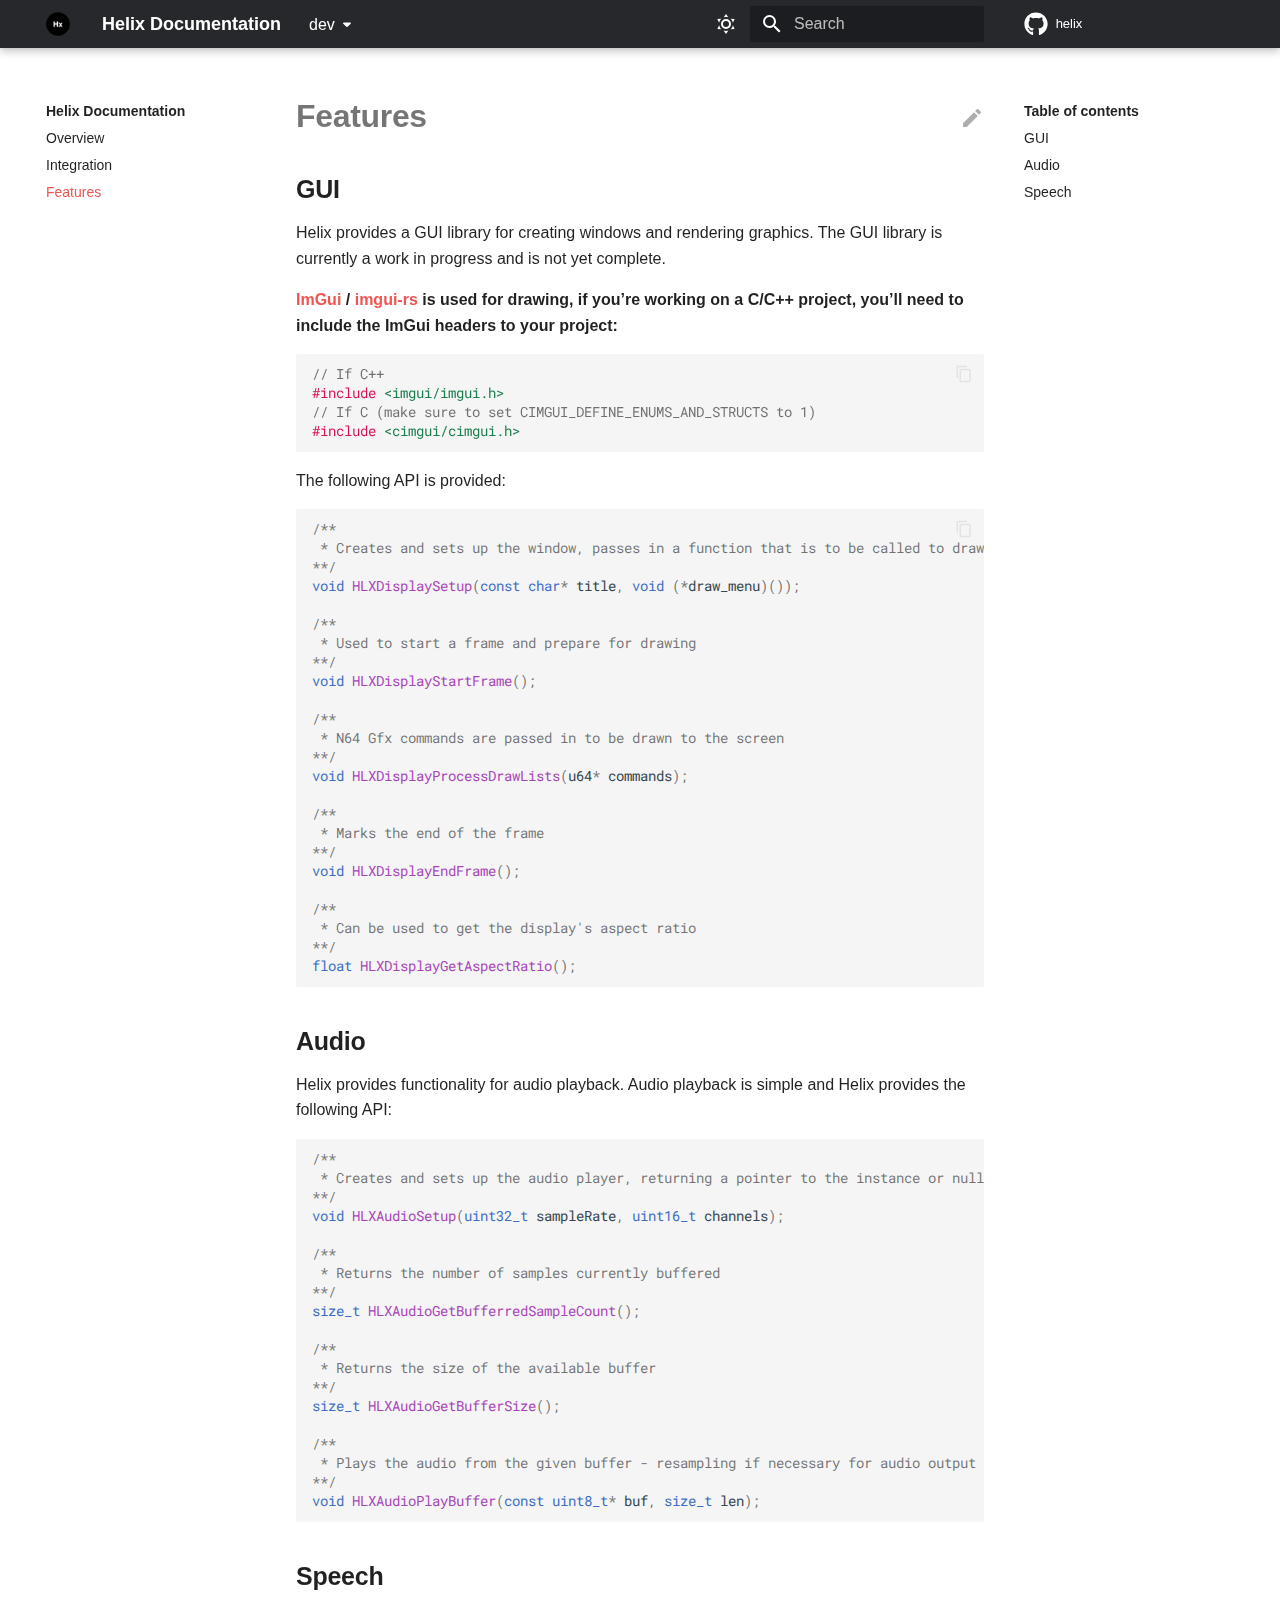
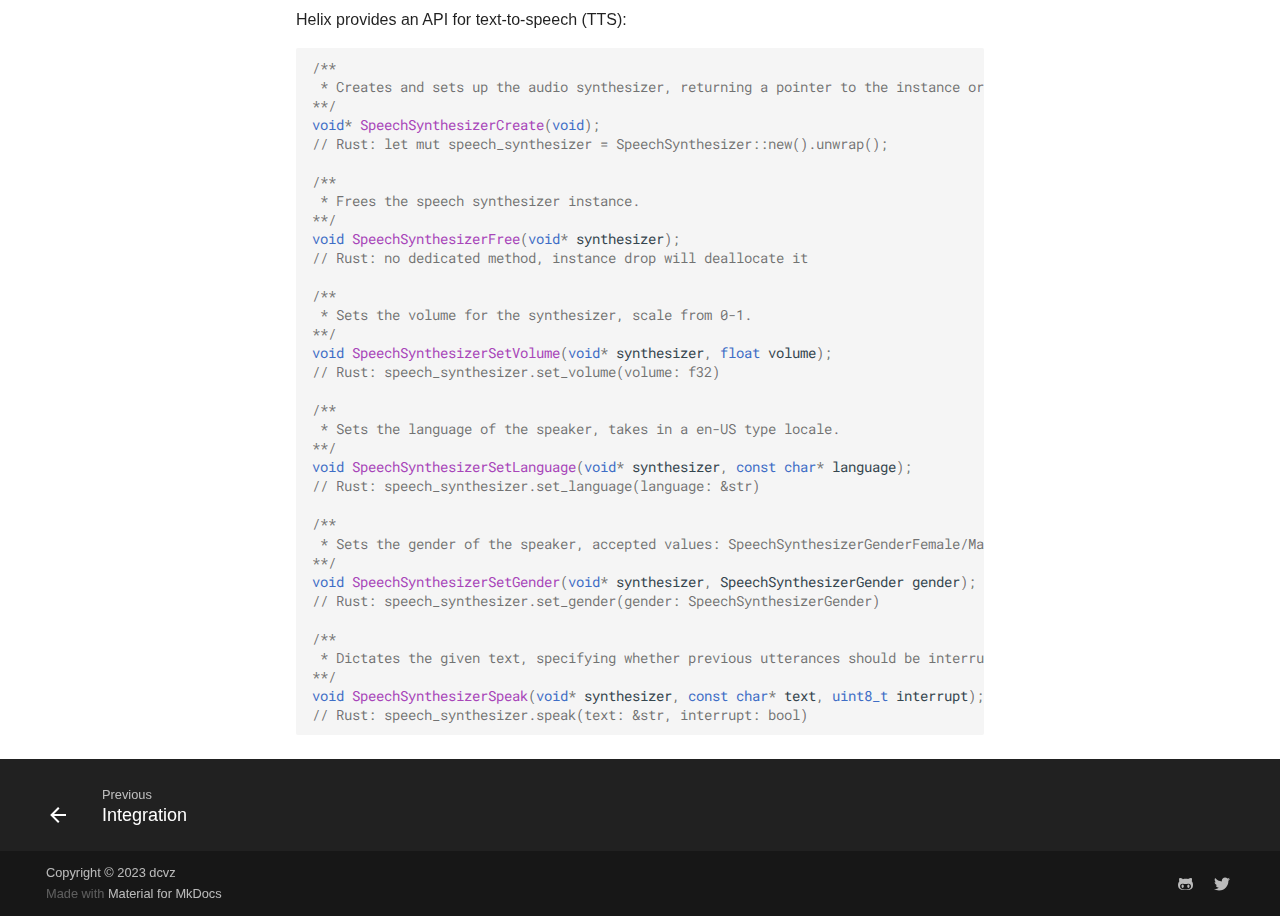
<file: dev/features/index.html>
<!doctype html>
<html lang="en" class="no-js">
  <head>
    
      <meta charset="utf-8">
      <meta name="viewport" content="width=device-width,initial-scale=1">
      
        <meta name="description" content="A library to facilitate porting your N64 software.">
      
      
        <meta name="author" content="dcvz">
      
      
        <link rel="canonical" href="https://dcvz.github.io/helix/dev/features/">
      
      <link rel="icon" href="../images/favicon.png">
      <meta name="generator" content="mkdocs-1.3.0, mkdocs-material-8.2.11">
    
    
      
        <title>Features - Helix Documentation</title>
      
    
    
      <link rel="stylesheet" href="../assets/stylesheets/main.8c5ef100.min.css">
      
        
        <link rel="stylesheet" href="../assets/stylesheets/palette.9647289d.min.css">
        
      
    
    
    
      
        
        
        <link rel="preconnect" href="https://fonts.gstatic.com" crossorigin>
        <link rel="stylesheet" href="https://fonts.googleapis.com/css?family=Roboto:300,300i,400,400i,700,700i%7CRoboto+Mono:400,400i,700,700i&display=fallback">
        <style>:root{--md-text-font:"Roboto";--md-code-font:"Roboto Mono"}</style>
      
    
    
      <link rel="stylesheet" href="../css/app.css">
    
    <script>__md_scope=new URL("..",location),__md_get=(e,_=localStorage,t=__md_scope)=>JSON.parse(_.getItem(t.pathname+"."+e)),__md_set=(e,_,t=localStorage,a=__md_scope)=>{try{t.setItem(a.pathname+"."+e,JSON.stringify(_))}catch(e){}}</script>
    
      

    
    
  </head>
  
  
    
    
      
    
    
    
    
    <body dir="ltr" data-md-color-scheme="default" data-md-color-primary="red" data-md-color-accent="pink">
  
    
    
      <script>var palette=__md_get("__palette");if(palette&&"object"==typeof palette.color)for(var key of Object.keys(palette.color))document.body.setAttribute("data-md-color-"+key,palette.color[key])</script>
    
    <input class="md-toggle" data-md-toggle="drawer" type="checkbox" id="__drawer" autocomplete="off">
    <input class="md-toggle" data-md-toggle="search" type="checkbox" id="__search" autocomplete="off">
    <label class="md-overlay" for="__drawer"></label>
    <div data-md-component="skip">
      
        
        <a href="#features" class="md-skip">
          Skip to content
        </a>
      
    </div>
    <div data-md-component="announce">
      
    </div>
    
      <div data-md-component="outdated" hidden>
        <aside class="md-banner md-banner--warning">
          
        </aside>
      </div>
    
    
      

<header class="md-header" data-md-component="header">
  <nav class="md-header__inner md-grid" aria-label="Header">
    <a href=".." title="Helix Documentation" class="md-header__button md-logo" aria-label="Helix Documentation" data-md-component="logo">
      
  <img src="../images/favicon.png" alt="logo">

    </a>
    <label class="md-header__button md-icon" for="__drawer">
      <svg xmlns="http://www.w3.org/2000/svg" viewBox="0 0 24 24"><path d="M3 6h18v2H3V6m0 5h18v2H3v-2m0 5h18v2H3v-2Z"/></svg>
    </label>
    <div class="md-header__title" data-md-component="header-title">
      <div class="md-header__ellipsis">
        <div class="md-header__topic">
          <span class="md-ellipsis">
            Helix Documentation
          </span>
        </div>
        <div class="md-header__topic" data-md-component="header-topic">
          <span class="md-ellipsis">
            
              Features
            
          </span>
        </div>
      </div>
    </div>
    
      <form class="md-header__option" data-md-component="palette">
        
          
          
          <input class="md-option" data-md-color-media="(prefers-color-scheme: light)" data-md-color-scheme="default" data-md-color-primary="red" data-md-color-accent="pink"  aria-label="Switch to dark mode"  type="radio" name="__palette" id="__palette_1">
          
            <label class="md-header__button md-icon" title="Switch to dark mode" for="__palette_2" hidden>
              <svg xmlns="http://www.w3.org/2000/svg" viewBox="0 0 24 24"><path d="M12 7a5 5 0 0 1 5 5 5 5 0 0 1-5 5 5 5 0 0 1-5-5 5 5 0 0 1 5-5m0 2a3 3 0 0 0-3 3 3 3 0 0 0 3 3 3 3 0 0 0 3-3 3 3 0 0 0-3-3m0-7 2.39 3.42C13.65 5.15 12.84 5 12 5c-.84 0-1.65.15-2.39.42L12 2M3.34 7l4.16-.35A7.2 7.2 0 0 0 5.94 8.5c-.44.74-.69 1.5-.83 2.29L3.34 7m.02 10 1.76-3.77a7.131 7.131 0 0 0 2.38 4.14L3.36 17M20.65 7l-1.77 3.79a7.023 7.023 0 0 0-2.38-4.15l4.15.36m-.01 10-4.14.36c.59-.51 1.12-1.14 1.54-1.86.42-.73.69-1.5.83-2.29L20.64 17M12 22l-2.41-3.44c.74.27 1.55.44 2.41.44.82 0 1.63-.17 2.37-.44L12 22Z"/></svg>
            </label>
          
        
          
          
          <input class="md-option" data-md-color-media="(prefers-color-scheme: dark)" data-md-color-scheme="slate" data-md-color-primary="indigo" data-md-color-accent="indigo"  aria-label="Switch to light mode"  type="radio" name="__palette" id="__palette_2">
          
            <label class="md-header__button md-icon" title="Switch to light mode" for="__palette_1" hidden>
              <svg xmlns="http://www.w3.org/2000/svg" viewBox="0 0 24 24"><path d="m17.75 4.09-2.53 1.94.91 3.06-2.63-1.81-2.63 1.81.91-3.06-2.53-1.94L12.44 4l1.06-3 1.06 3 3.19.09m3.5 6.91-1.64 1.25.59 1.98-1.7-1.17-1.7 1.17.59-1.98L15.75 11l2.06-.05L18.5 9l.69 1.95 2.06.05m-2.28 4.95c.83-.08 1.72 1.1 1.19 1.85-.32.45-.66.87-1.08 1.27C15.17 23 8.84 23 4.94 19.07c-3.91-3.9-3.91-10.24 0-14.14.4-.4.82-.76 1.27-1.08.75-.53 1.93.36 1.85 1.19-.27 2.86.69 5.83 2.89 8.02a9.96 9.96 0 0 0 8.02 2.89m-1.64 2.02a12.08 12.08 0 0 1-7.8-3.47c-2.17-2.19-3.33-5-3.49-7.82-2.81 3.14-2.7 7.96.31 10.98 3.02 3.01 7.84 3.12 10.98.31Z"/></svg>
            </label>
          
        
      </form>
    
    
    
      <label class="md-header__button md-icon" for="__search">
        <svg xmlns="http://www.w3.org/2000/svg" viewBox="0 0 24 24"><path d="M9.5 3A6.5 6.5 0 0 1 16 9.5c0 1.61-.59 3.09-1.56 4.23l.27.27h.79l5 5-1.5 1.5-5-5v-.79l-.27-.27A6.516 6.516 0 0 1 9.5 16 6.5 6.5 0 0 1 3 9.5 6.5 6.5 0 0 1 9.5 3m0 2C7 5 5 7 5 9.5S7 14 9.5 14 14 12 14 9.5 12 5 9.5 5Z"/></svg>
      </label>
      <div class="md-search" data-md-component="search" role="dialog">
  <label class="md-search__overlay" for="__search"></label>
  <div class="md-search__inner" role="search">
    <form class="md-search__form" name="search">
      <input type="text" class="md-search__input" name="query" aria-label="Search" placeholder="Search" autocapitalize="off" autocorrect="off" autocomplete="off" spellcheck="false" data-md-component="search-query" required>
      <label class="md-search__icon md-icon" for="__search">
        <svg xmlns="http://www.w3.org/2000/svg" viewBox="0 0 24 24"><path d="M9.5 3A6.5 6.5 0 0 1 16 9.5c0 1.61-.59 3.09-1.56 4.23l.27.27h.79l5 5-1.5 1.5-5-5v-.79l-.27-.27A6.516 6.516 0 0 1 9.5 16 6.5 6.5 0 0 1 3 9.5 6.5 6.5 0 0 1 9.5 3m0 2C7 5 5 7 5 9.5S7 14 9.5 14 14 12 14 9.5 12 5 9.5 5Z"/></svg>
        <svg xmlns="http://www.w3.org/2000/svg" viewBox="0 0 24 24"><path d="M20 11v2H8l5.5 5.5-1.42 1.42L4.16 12l7.92-7.92L13.5 5.5 8 11h12Z"/></svg>
      </label>
      <nav class="md-search__options" aria-label="Search">
        
        <button type="reset" class="md-search__icon md-icon" aria-label="Clear" tabindex="-1">
          <svg xmlns="http://www.w3.org/2000/svg" viewBox="0 0 24 24"><path d="M19 6.41 17.59 5 12 10.59 6.41 5 5 6.41 10.59 12 5 17.59 6.41 19 12 13.41 17.59 19 19 17.59 13.41 12 19 6.41Z"/></svg>
        </button>
      </nav>
      
    </form>
    <div class="md-search__output">
      <div class="md-search__scrollwrap" data-md-scrollfix>
        <div class="md-search-result" data-md-component="search-result">
          <div class="md-search-result__meta">
            Initializing search
          </div>
          <ol class="md-search-result__list"></ol>
        </div>
      </div>
    </div>
  </div>
</div>
    
    
      <div class="md-header__source">
        <a href="https://github.com/dcvz/helix" title="Go to repository" class="md-source" data-md-component="source">
  <div class="md-source__icon md-icon">
    
    <svg xmlns="http://www.w3.org/2000/svg" viewBox="0 0 496 512"><!--! Font Awesome Free 6.1.1 by @fontawesome - https://fontawesome.com License - https://fontawesome.com/license/free (Icons: CC BY 4.0, Fonts: SIL OFL 1.1, Code: MIT License) Copyright 2022 Fonticons, Inc.--><path d="M165.9 397.4c0 2-2.3 3.6-5.2 3.6-3.3.3-5.6-1.3-5.6-3.6 0-2 2.3-3.6 5.2-3.6 3-.3 5.6 1.3 5.6 3.6zm-31.1-4.5c-.7 2 1.3 4.3 4.3 4.9 2.6 1 5.6 0 6.2-2s-1.3-4.3-4.3-5.2c-2.6-.7-5.5.3-6.2 2.3zm44.2-1.7c-2.9.7-4.9 2.6-4.6 4.9.3 2 2.9 3.3 5.9 2.6 2.9-.7 4.9-2.6 4.6-4.6-.3-1.9-3-3.2-5.9-2.9zM244.8 8C106.1 8 0 113.3 0 252c0 110.9 69.8 205.8 169.5 239.2 12.8 2.3 17.3-5.6 17.3-12.1 0-6.2-.3-40.4-.3-61.4 0 0-70 15-84.7-29.8 0 0-11.4-29.1-27.8-36.6 0 0-22.9-15.7 1.6-15.4 0 0 24.9 2 38.6 25.8 21.9 38.6 58.6 27.5 72.9 20.9 2.3-16 8.8-27.1 16-33.7-55.9-6.2-112.3-14.3-112.3-110.5 0-27.5 7.6-41.3 23.6-58.9-2.6-6.5-11.1-33.3 2.6-67.9 20.9-6.5 69 27 69 27 20-5.6 41.5-8.5 62.8-8.5s42.8 2.9 62.8 8.5c0 0 48.1-33.6 69-27 13.7 34.7 5.2 61.4 2.6 67.9 16 17.7 25.8 31.5 25.8 58.9 0 96.5-58.9 104.2-114.8 110.5 9.2 7.9 17 22.9 17 46.4 0 33.7-.3 75.4-.3 83.6 0 6.5 4.6 14.4 17.3 12.1C428.2 457.8 496 362.9 496 252 496 113.3 383.5 8 244.8 8zM97.2 352.9c-1.3 1-1 3.3.7 5.2 1.6 1.6 3.9 2.3 5.2 1 1.3-1 1-3.3-.7-5.2-1.6-1.6-3.9-2.3-5.2-1zm-10.8-8.1c-.7 1.3.3 2.9 2.3 3.9 1.6 1 3.6.7 4.3-.7.7-1.3-.3-2.9-2.3-3.9-2-.6-3.6-.3-4.3.7zm32.4 35.6c-1.6 1.3-1 4.3 1.3 6.2 2.3 2.3 5.2 2.6 6.5 1 1.3-1.3.7-4.3-1.3-6.2-2.2-2.3-5.2-2.6-6.5-1zm-11.4-14.7c-1.6 1-1.6 3.6 0 5.9 1.6 2.3 4.3 3.3 5.6 2.3 1.6-1.3 1.6-3.9 0-6.2-1.4-2.3-4-3.3-5.6-2z"/></svg>
  </div>
  <div class="md-source__repository">
    helix
  </div>
</a>
      </div>
    
  </nav>
  
</header>
    
    <div class="md-container" data-md-component="container">
      
      
        
          
        
      
      <main class="md-main" data-md-component="main">
        <div class="md-main__inner md-grid">
          
            
              
              <div class="md-sidebar md-sidebar--primary" data-md-component="sidebar" data-md-type="navigation" >
                <div class="md-sidebar__scrollwrap">
                  <div class="md-sidebar__inner">
                    


<nav class="md-nav md-nav--primary" aria-label="Navigation" data-md-level="0">
  <label class="md-nav__title" for="__drawer">
    <a href=".." title="Helix Documentation" class="md-nav__button md-logo" aria-label="Helix Documentation" data-md-component="logo">
      
  <img src="../images/favicon.png" alt="logo">

    </a>
    Helix Documentation
  </label>
  
    <div class="md-nav__source">
      <a href="https://github.com/dcvz/helix" title="Go to repository" class="md-source" data-md-component="source">
  <div class="md-source__icon md-icon">
    
    <svg xmlns="http://www.w3.org/2000/svg" viewBox="0 0 496 512"><!--! Font Awesome Free 6.1.1 by @fontawesome - https://fontawesome.com License - https://fontawesome.com/license/free (Icons: CC BY 4.0, Fonts: SIL OFL 1.1, Code: MIT License) Copyright 2022 Fonticons, Inc.--><path d="M165.9 397.4c0 2-2.3 3.6-5.2 3.6-3.3.3-5.6-1.3-5.6-3.6 0-2 2.3-3.6 5.2-3.6 3-.3 5.6 1.3 5.6 3.6zm-31.1-4.5c-.7 2 1.3 4.3 4.3 4.9 2.6 1 5.6 0 6.2-2s-1.3-4.3-4.3-5.2c-2.6-.7-5.5.3-6.2 2.3zm44.2-1.7c-2.9.7-4.9 2.6-4.6 4.9.3 2 2.9 3.3 5.9 2.6 2.9-.7 4.9-2.6 4.6-4.6-.3-1.9-3-3.2-5.9-2.9zM244.8 8C106.1 8 0 113.3 0 252c0 110.9 69.8 205.8 169.5 239.2 12.8 2.3 17.3-5.6 17.3-12.1 0-6.2-.3-40.4-.3-61.4 0 0-70 15-84.7-29.8 0 0-11.4-29.1-27.8-36.6 0 0-22.9-15.7 1.6-15.4 0 0 24.9 2 38.6 25.8 21.9 38.6 58.6 27.5 72.9 20.9 2.3-16 8.8-27.1 16-33.7-55.9-6.2-112.3-14.3-112.3-110.5 0-27.5 7.6-41.3 23.6-58.9-2.6-6.5-11.1-33.3 2.6-67.9 20.9-6.5 69 27 69 27 20-5.6 41.5-8.5 62.8-8.5s42.8 2.9 62.8 8.5c0 0 48.1-33.6 69-27 13.7 34.7 5.2 61.4 2.6 67.9 16 17.7 25.8 31.5 25.8 58.9 0 96.5-58.9 104.2-114.8 110.5 9.2 7.9 17 22.9 17 46.4 0 33.7-.3 75.4-.3 83.6 0 6.5 4.6 14.4 17.3 12.1C428.2 457.8 496 362.9 496 252 496 113.3 383.5 8 244.8 8zM97.2 352.9c-1.3 1-1 3.3.7 5.2 1.6 1.6 3.9 2.3 5.2 1 1.3-1 1-3.3-.7-5.2-1.6-1.6-3.9-2.3-5.2-1zm-10.8-8.1c-.7 1.3.3 2.9 2.3 3.9 1.6 1 3.6.7 4.3-.7.7-1.3-.3-2.9-2.3-3.9-2-.6-3.6-.3-4.3.7zm32.4 35.6c-1.6 1.3-1 4.3 1.3 6.2 2.3 2.3 5.2 2.6 6.5 1 1.3-1.3.7-4.3-1.3-6.2-2.2-2.3-5.2-2.6-6.5-1zm-11.4-14.7c-1.6 1-1.6 3.6 0 5.9 1.6 2.3 4.3 3.3 5.6 2.3 1.6-1.3 1.6-3.9 0-6.2-1.4-2.3-4-3.3-5.6-2z"/></svg>
  </div>
  <div class="md-source__repository">
    helix
  </div>
</a>
    </div>
  
  <ul class="md-nav__list" data-md-scrollfix>
    
      
      
      

  
  
  
    <li class="md-nav__item">
      <a href=".." class="md-nav__link">
        Overview
      </a>
    </li>
  

    
      
      
      

  
  
  
    <li class="md-nav__item">
      <a href="../integration/" class="md-nav__link">
        Integration
      </a>
    </li>
  

    
      
      
      

  
  
    
  
  
    <li class="md-nav__item md-nav__item--active">
      
      <input class="md-nav__toggle md-toggle" data-md-toggle="toc" type="checkbox" id="__toc">
      
      
        
      
      
        <label class="md-nav__link md-nav__link--active" for="__toc">
          Features
          <span class="md-nav__icon md-icon"></span>
        </label>
      
      <a href="./" class="md-nav__link md-nav__link--active">
        Features
      </a>
      
        

<nav class="md-nav md-nav--secondary" aria-label="Table of contents">
  
  
  
    
  
  
    <label class="md-nav__title" for="__toc">
      <span class="md-nav__icon md-icon"></span>
      Table of contents
    </label>
    <ul class="md-nav__list" data-md-component="toc" data-md-scrollfix>
      
        <li class="md-nav__item">
  <a href="#gui" class="md-nav__link">
    GUI
  </a>
  
</li>
      
        <li class="md-nav__item">
  <a href="#audio" class="md-nav__link">
    Audio
  </a>
  
</li>
      
        <li class="md-nav__item">
  <a href="#speech" class="md-nav__link">
    Speech
  </a>
  
</li>
      
    </ul>
  
</nav>
      
    </li>
  

    
  </ul>
</nav>
                  </div>
                </div>
              </div>
            
            
              
              <div class="md-sidebar md-sidebar--secondary" data-md-component="sidebar" data-md-type="toc" >
                <div class="md-sidebar__scrollwrap">
                  <div class="md-sidebar__inner">
                    

<nav class="md-nav md-nav--secondary" aria-label="Table of contents">
  
  
  
    
  
  
    <label class="md-nav__title" for="__toc">
      <span class="md-nav__icon md-icon"></span>
      Table of contents
    </label>
    <ul class="md-nav__list" data-md-component="toc" data-md-scrollfix>
      
        <li class="md-nav__item">
  <a href="#gui" class="md-nav__link">
    GUI
  </a>
  
</li>
      
        <li class="md-nav__item">
  <a href="#audio" class="md-nav__link">
    Audio
  </a>
  
</li>
      
        <li class="md-nav__item">
  <a href="#speech" class="md-nav__link">
    Speech
  </a>
  
</li>
      
    </ul>
  
</nav>
                  </div>
                </div>
              </div>
            
          
          <div class="md-content" data-md-component="content">
            <article class="md-content__inner md-typeset">
              
                
  <a href="https://github.com/dcvz/helix/edit/main/docs/features.md" title="Edit this page" class="md-content__button md-icon">
    <svg xmlns="http://www.w3.org/2000/svg" viewBox="0 0 24 24"><path d="M20.71 7.04c.39-.39.39-1.04 0-1.41l-2.34-2.34c-.37-.39-1.02-.39-1.41 0l-1.84 1.83 3.75 3.75M3 17.25V21h3.75L17.81 9.93l-3.75-3.75L3 17.25Z"/></svg>
  </a>



<h1 id="features">Features<a class="headerlink" href="#features" title="Permanent link">&para;</a></h1>
<h2 id="gui">GUI<a class="headerlink" href="#gui" title="Permanent link">&para;</a></h2>
<p>Helix provides a GUI library for creating windows and rendering graphics. The GUI library is currently a work in progress and is not yet complete. </p>
<p><strong><a href="https://github.com/ocornut/imgui">ImGui</a> / <a href="https://github.com/imgui-rs/imgui-rs">imgui-rs</a> is used for drawing, if you&rsquo;re working on a C/C++ project, you&rsquo;ll need to include the ImGui headers to your project:</strong></p>
<div class="highlight"><pre><span></span><code><span class="c1">// If C++</span>
<span class="cp">#include</span><span class="w"> </span><span class="cpf">&lt;imgui/imgui.h&gt;</span><span class="cp"></span>
<span class="c1">// If C (make sure to set CIMGUI_DEFINE_ENUMS_AND_STRUCTS to 1)</span>
<span class="cp">#include</span><span class="w"> </span><span class="cpf">&lt;cimgui/cimgui.h&gt;</span><span class="cp"></span>
</code></pre></div>
<p>The following API is provided:</p>
<div class="highlight"><pre><span></span><code><span class="cm">/**</span>
<span class="cm"> * Creates and sets up the window, passes in a function that is to be called to draw the menu bar</span>
<span class="cm">**/</span><span class="w"></span>
<span class="kt">void</span><span class="w"> </span><span class="nf">HLXDisplaySetup</span><span class="p">(</span><span class="k">const</span><span class="w"> </span><span class="kt">char</span><span class="o">*</span><span class="w"> </span><span class="n">title</span><span class="p">,</span><span class="w"> </span><span class="kt">void</span><span class="w"> </span><span class="p">(</span><span class="o">*</span><span class="n">draw_menu</span><span class="p">)());</span><span class="w"></span>

<span class="cm">/**</span>
<span class="cm"> * Used to start a frame and prepare for drawing</span>
<span class="cm">**/</span><span class="w"></span>
<span class="kt">void</span><span class="w"> </span><span class="nf">HLXDisplayStartFrame</span><span class="p">();</span><span class="w"></span>

<span class="cm">/**</span>
<span class="cm"> * N64 Gfx commands are passed in to be drawn to the screen</span>
<span class="cm">**/</span><span class="w"></span>
<span class="kt">void</span><span class="w"> </span><span class="nf">HLXDisplayProcessDrawLists</span><span class="p">(</span><span class="n">u64</span><span class="o">*</span><span class="w"> </span><span class="n">commands</span><span class="p">);</span><span class="w"></span>

<span class="cm">/**</span>
<span class="cm"> * Marks the end of the frame</span>
<span class="cm">**/</span><span class="w"></span>
<span class="kt">void</span><span class="w"> </span><span class="nf">HLXDisplayEndFrame</span><span class="p">();</span><span class="w"></span>

<span class="cm">/**</span>
<span class="cm"> * Can be used to get the display&#39;s aspect ratio</span>
<span class="cm">**/</span><span class="w"></span>
<span class="kt">float</span><span class="w"> </span><span class="nf">HLXDisplayGetAspectRatio</span><span class="p">();</span><span class="w"></span>
</code></pre></div>
<h2 id="audio">Audio<a class="headerlink" href="#audio" title="Permanent link">&para;</a></h2>
<p>Helix provides functionality for audio playback. Audio playback is simple and Helix provides the following API:</p>
<div class="highlight"><pre><span></span><code><span class="cm">/**</span>
<span class="cm"> * Creates and sets up the audio player, returning a pointer to the instance or nullptr if creation failed</span>
<span class="cm">**/</span><span class="w"></span>
<span class="kt">void</span><span class="w"> </span><span class="nf">HLXAudioSetup</span><span class="p">(</span><span class="kt">uint32_t</span><span class="w"> </span><span class="n">sampleRate</span><span class="p">,</span><span class="w"> </span><span class="kt">uint16_t</span><span class="w"> </span><span class="n">channels</span><span class="p">);</span><span class="w"></span>

<span class="cm">/**</span>
<span class="cm"> * Returns the number of samples currently buffered</span>
<span class="cm">**/</span><span class="w"></span>
<span class="kt">size_t</span><span class="w"> </span><span class="nf">HLXAudioGetBufferredSampleCount</span><span class="p">();</span><span class="w"></span>

<span class="cm">/**</span>
<span class="cm"> * Returns the size of the available buffer</span>
<span class="cm">**/</span><span class="w"></span>
<span class="kt">size_t</span><span class="w"> </span><span class="nf">HLXAudioGetBufferSize</span><span class="p">();</span><span class="w"></span>

<span class="cm">/**</span>
<span class="cm"> * Plays the audio from the given buffer - resampling if necessary for audio output device.</span>
<span class="cm">**/</span><span class="w"></span>
<span class="kt">void</span><span class="w"> </span><span class="nf">HLXAudioPlayBuffer</span><span class="p">(</span><span class="k">const</span><span class="w"> </span><span class="kt">uint8_t</span><span class="o">*</span><span class="w"> </span><span class="n">buf</span><span class="p">,</span><span class="w"> </span><span class="kt">size_t</span><span class="w"> </span><span class="n">len</span><span class="p">);</span><span class="w"></span>
</code></pre></div>
<h2 id="speech">Speech<a class="headerlink" href="#speech" title="Permanent link">&para;</a></h2>
<p>Helix provides an API for text-to-speech (TTS):</p>
<div class="highlight"><pre><span></span><code><span class="cm">/**</span>
<span class="cm"> * Creates and sets up the audio synthesizer, returning a pointer to the instance or nullptr if creation failed</span>
<span class="cm">**/</span><span class="w"></span>
<span class="kt">void</span><span class="o">*</span><span class="w"> </span><span class="nf">SpeechSynthesizerCreate</span><span class="p">(</span><span class="kt">void</span><span class="p">);</span><span class="w"></span>
<span class="c1">// Rust: let mut speech_synthesizer = SpeechSynthesizer::new().unwrap();</span>

<span class="cm">/**</span>
<span class="cm"> * Frees the speech synthesizer instance.</span>
<span class="cm">**/</span><span class="w"></span>
<span class="kt">void</span><span class="w"> </span><span class="nf">SpeechSynthesizerFree</span><span class="p">(</span><span class="kt">void</span><span class="o">*</span><span class="w"> </span><span class="n">synthesizer</span><span class="p">);</span><span class="w"></span>
<span class="c1">// Rust: no dedicated method, instance drop will deallocate it</span>

<span class="cm">/**</span>
<span class="cm"> * Sets the volume for the synthesizer, scale from 0-1.</span>
<span class="cm">**/</span><span class="w"></span>
<span class="kt">void</span><span class="w"> </span><span class="nf">SpeechSynthesizerSetVolume</span><span class="p">(</span><span class="kt">void</span><span class="o">*</span><span class="w"> </span><span class="n">synthesizer</span><span class="p">,</span><span class="w"> </span><span class="kt">float</span><span class="w"> </span><span class="n">volume</span><span class="p">);</span><span class="w"></span>
<span class="c1">// Rust: speech_synthesizer.set_volume(volume: f32)</span>

<span class="cm">/**</span>
<span class="cm"> * Sets the language of the speaker, takes in a en-US type locale.</span>
<span class="cm">**/</span><span class="w"></span>
<span class="kt">void</span><span class="w"> </span><span class="nf">SpeechSynthesizerSetLanguage</span><span class="p">(</span><span class="kt">void</span><span class="o">*</span><span class="w"> </span><span class="n">synthesizer</span><span class="p">,</span><span class="w"> </span><span class="k">const</span><span class="w"> </span><span class="kt">char</span><span class="o">*</span><span class="w"> </span><span class="n">language</span><span class="p">);</span><span class="w"></span>
<span class="c1">// Rust: speech_synthesizer.set_language(language: &amp;str)</span>

<span class="cm">/**</span>
<span class="cm"> * Sets the gender of the speaker, accepted values: SpeechSynthesizerGenderFemale/Male/Neutral.</span>
<span class="cm">**/</span><span class="w"></span>
<span class="kt">void</span><span class="w"> </span><span class="nf">SpeechSynthesizerSetGender</span><span class="p">(</span><span class="kt">void</span><span class="o">*</span><span class="w"> </span><span class="n">synthesizer</span><span class="p">,</span><span class="w"> </span><span class="n">SpeechSynthesizerGender</span><span class="w"> </span><span class="n">gender</span><span class="p">);</span><span class="w"></span>
<span class="c1">// Rust: speech_synthesizer.set_gender(gender: SpeechSynthesizerGender)</span>

<span class="cm">/**</span>
<span class="cm"> * Dictates the given text, specifying whether previous utterances should be interrupted.</span>
<span class="cm">**/</span><span class="w"></span>
<span class="kt">void</span><span class="w"> </span><span class="nf">SpeechSynthesizerSpeak</span><span class="p">(</span><span class="kt">void</span><span class="o">*</span><span class="w"> </span><span class="n">synthesizer</span><span class="p">,</span><span class="w"> </span><span class="k">const</span><span class="w"> </span><span class="kt">char</span><span class="o">*</span><span class="w"> </span><span class="n">text</span><span class="p">,</span><span class="w"> </span><span class="kt">uint8_t</span><span class="w"> </span><span class="n">interrupt</span><span class="p">);</span><span class="w"></span>
<span class="c1">// Rust: speech_synthesizer.speak(text: &amp;str, interrupt: bool)</span>
</code></pre></div>

              
            </article>
          </div>
        </div>
        
      </main>
      
        <footer class="md-footer">
  
    <nav class="md-footer__inner md-grid" aria-label="Footer">
      
        
        <a href="../integration/" class="md-footer__link md-footer__link--prev" aria-label="Previous: Integration" rel="prev">
          <div class="md-footer__button md-icon">
            <svg xmlns="http://www.w3.org/2000/svg" viewBox="0 0 24 24"><path d="M20 11v2H8l5.5 5.5-1.42 1.42L4.16 12l7.92-7.92L13.5 5.5 8 11h12Z"/></svg>
          </div>
          <div class="md-footer__title">
            <div class="md-ellipsis">
              <span class="md-footer__direction">
                Previous
              </span>
              Integration
            </div>
          </div>
        </a>
      
      
    </nav>
  
  <div class="md-footer-meta md-typeset">
    <div class="md-footer-meta__inner md-grid">
      <div class="md-copyright">
  
    <div class="md-copyright__highlight">
      Copyright &copy; 2023 dcvz
    </div>
  
  
    Made with
    <a href="https://squidfunk.github.io/mkdocs-material/" target="_blank" rel="noopener">
      Material for MkDocs
    </a>
  
</div>
      
        <div class="md-social">
  
    
    
      
      
    
    <a href="https://github.com/dcvz/helix" target="_blank" rel="noopener" title="github.com" class="md-social__link">
      <svg xmlns="http://www.w3.org/2000/svg" viewBox="0 0 480 512"><!--! Font Awesome Free 6.1.1 by @fontawesome - https://fontawesome.com License - https://fontawesome.com/license/free (Icons: CC BY 4.0, Fonts: SIL OFL 1.1, Code: MIT License) Copyright 2022 Fonticons, Inc.--><path d="M186.1 328.7c0 20.9-10.9 55.1-36.7 55.1s-36.7-34.2-36.7-55.1 10.9-55.1 36.7-55.1 36.7 34.2 36.7 55.1zM480 278.2c0 31.9-3.2 65.7-17.5 95-37.9 76.6-142.1 74.8-216.7 74.8-75.8 0-186.2 2.7-225.6-74.8-14.6-29-20.2-63.1-20.2-95 0-41.9 13.9-81.5 41.5-113.6-5.2-15.8-7.7-32.4-7.7-48.8 0-21.5 4.9-32.3 14.6-51.8 45.3 0 74.3 9 108.8 36 29-6.9 58.8-10 88.7-10 27 0 54.2 2.9 80.4 9.2 34-26.7 63-35.2 107.8-35.2 9.8 19.5 14.6 30.3 14.6 51.8 0 16.4-2.6 32.7-7.7 48.2 27.5 32.4 39 72.3 39 114.2zm-64.3 50.5c0-43.9-26.7-82.6-73.5-82.6-18.9 0-37 3.4-56 6-14.9 2.3-29.8 3.2-45.1 3.2-15.2 0-30.1-.9-45.1-3.2-18.7-2.6-37-6-56-6-46.8 0-73.5 38.7-73.5 82.6 0 87.8 80.4 101.3 150.4 101.3h48.2c70.3 0 150.6-13.4 150.6-101.3zm-82.6-55.1c-25.8 0-36.7 34.2-36.7 55.1s10.9 55.1 36.7 55.1 36.7-34.2 36.7-55.1-10.9-55.1-36.7-55.1z"/></svg>
    </a>
  
    
    
      
      
    
    <a href="https://twitter.com/dcvz" target="_blank" rel="noopener" title="twitter.com" class="md-social__link">
      <svg xmlns="http://www.w3.org/2000/svg" viewBox="0 0 512 512"><!--! Font Awesome Free 6.1.1 by @fontawesome - https://fontawesome.com License - https://fontawesome.com/license/free (Icons: CC BY 4.0, Fonts: SIL OFL 1.1, Code: MIT License) Copyright 2022 Fonticons, Inc.--><path d="M459.37 151.716c.325 4.548.325 9.097.325 13.645 0 138.72-105.583 298.558-298.558 298.558-59.452 0-114.68-17.219-161.137-47.106 8.447.974 16.568 1.299 25.34 1.299 49.055 0 94.213-16.568 130.274-44.832-46.132-.975-84.792-31.188-98.112-72.772 6.498.974 12.995 1.624 19.818 1.624 9.421 0 18.843-1.3 27.614-3.573-48.081-9.747-84.143-51.98-84.143-102.985v-1.299c13.969 7.797 30.214 12.67 47.431 13.319-28.264-18.843-46.781-51.005-46.781-87.391 0-19.492 5.197-37.36 14.294-52.954 51.655 63.675 129.3 105.258 216.365 109.807-1.624-7.797-2.599-15.918-2.599-24.04 0-57.828 46.782-104.934 104.934-104.934 30.213 0 57.502 12.67 76.67 33.137 23.715-4.548 46.456-13.32 66.599-25.34-7.798 24.366-24.366 44.833-46.132 57.827 21.117-2.273 41.584-8.122 60.426-16.243-14.292 20.791-32.161 39.308-52.628 54.253z"/></svg>
    </a>
  
</div>
      
    </div>
  </div>
</footer>
      
    </div>
    <div class="md-dialog" data-md-component="dialog">
      <div class="md-dialog__inner md-typeset"></div>
    </div>
    <script id="__config" type="application/json">{"base": "..", "features": ["tabs", "instant"], "search": "../assets/javascripts/workers/search.2a1c317c.min.js", "translations": {"clipboard.copied": "Copied to clipboard", "clipboard.copy": "Copy to clipboard", "search.config.lang": "en", "search.config.pipeline": "trimmer, stopWordFilter", "search.config.separator": "[\\s\\-]+", "search.placeholder": "Search", "search.result.more.one": "1 more on this page", "search.result.more.other": "# more on this page", "search.result.none": "No matching documents", "search.result.one": "1 matching document", "search.result.other": "# matching documents", "search.result.placeholder": "Type to start searching", "search.result.term.missing": "Missing", "select.version.title": "Select version"}, "version": {"provider": "mike"}}</script>
    
    
      <script src="../assets/javascripts/bundle.748e2769.min.js"></script>
      
    
  </body>
</html>
</file>
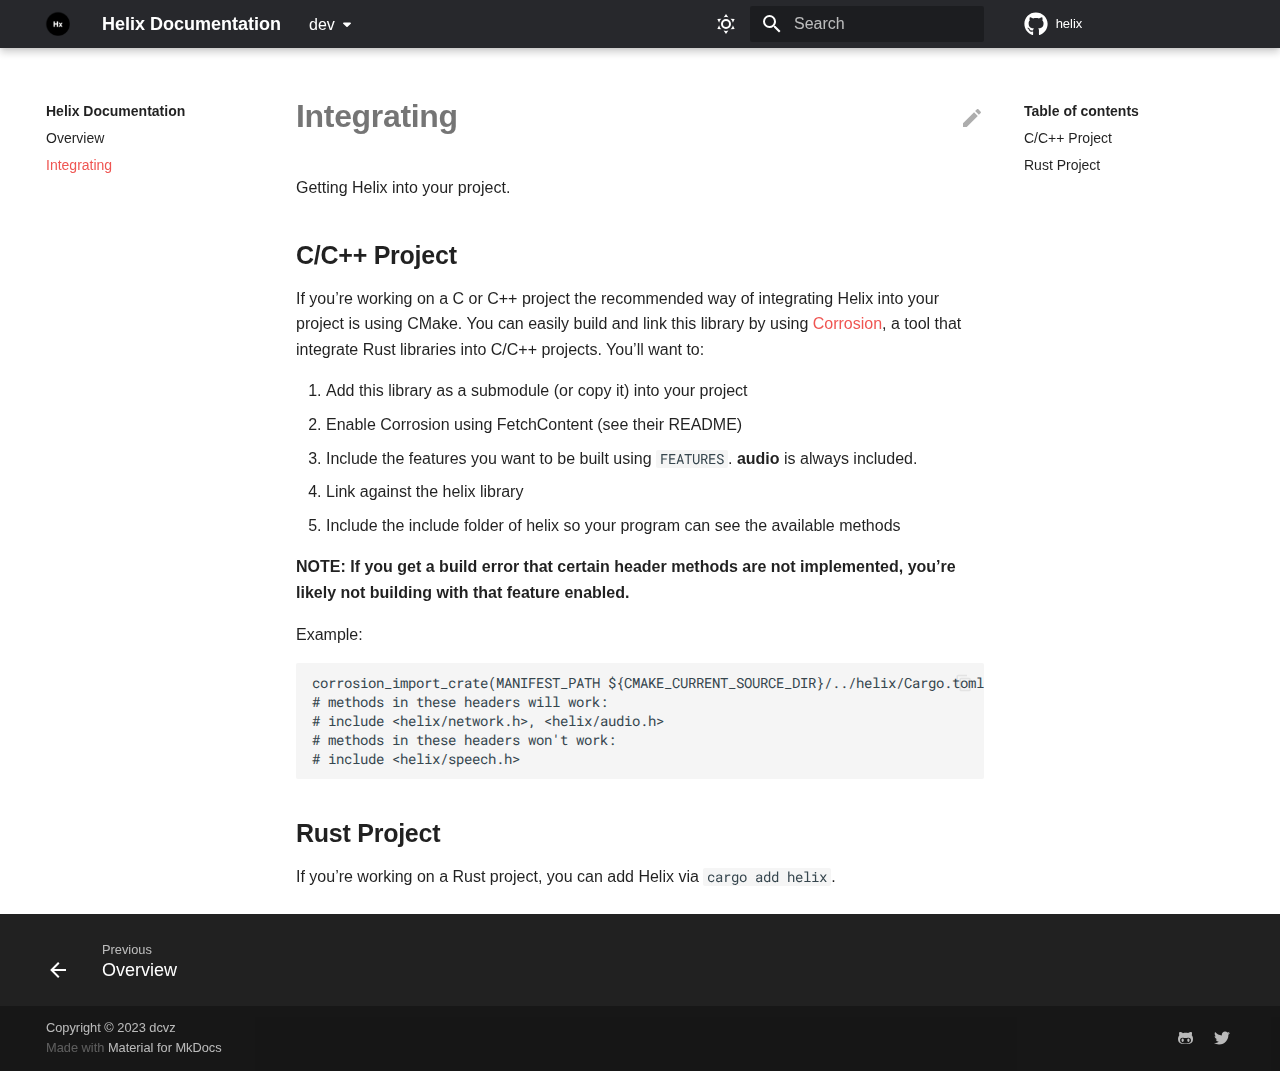
<file: dev/integrating/index.html>
<!doctype html>
<html lang="en" class="no-js">
  <head>
    
      <meta charset="utf-8">
      <meta name="viewport" content="width=device-width,initial-scale=1">
      
        <meta name="description" content="A library to facilitate porting your N64 software.">
      
      
        <meta name="author" content="dcvz">
      
      
        <link rel="canonical" href="https://dcvz.github.io/helix/dev/integrating/">
      
      <link rel="icon" href="../images/favicon.png">
      <meta name="generator" content="mkdocs-1.3.0, mkdocs-material-8.2.11">
    
    
      
        <title>Integrating - Helix Documentation</title>
      
    
    
      <link rel="stylesheet" href="../assets/stylesheets/main.8c5ef100.min.css">
      
        
        <link rel="stylesheet" href="../assets/stylesheets/palette.9647289d.min.css">
        
      
    
    
    
      
        
        
        <link rel="preconnect" href="https://fonts.gstatic.com" crossorigin>
        <link rel="stylesheet" href="https://fonts.googleapis.com/css?family=Roboto:300,300i,400,400i,700,700i%7CRoboto+Mono:400,400i,700,700i&display=fallback">
        <style>:root{--md-text-font:"Roboto";--md-code-font:"Roboto Mono"}</style>
      
    
    
      <link rel="stylesheet" href="../css/app.css">
    
    <script>__md_scope=new URL("..",location),__md_get=(e,_=localStorage,t=__md_scope)=>JSON.parse(_.getItem(t.pathname+"."+e)),__md_set=(e,_,t=localStorage,a=__md_scope)=>{try{t.setItem(a.pathname+"."+e,JSON.stringify(_))}catch(e){}}</script>
    
      

    
    
  </head>
  
  
    
    
      
    
    
    
    
    <body dir="ltr" data-md-color-scheme="default" data-md-color-primary="red" data-md-color-accent="pink">
  
    
    
      <script>var palette=__md_get("__palette");if(palette&&"object"==typeof palette.color)for(var key of Object.keys(palette.color))document.body.setAttribute("data-md-color-"+key,palette.color[key])</script>
    
    <input class="md-toggle" data-md-toggle="drawer" type="checkbox" id="__drawer" autocomplete="off">
    <input class="md-toggle" data-md-toggle="search" type="checkbox" id="__search" autocomplete="off">
    <label class="md-overlay" for="__drawer"></label>
    <div data-md-component="skip">
      
        
        <a href="#integrating" class="md-skip">
          Skip to content
        </a>
      
    </div>
    <div data-md-component="announce">
      
    </div>
    
      <div data-md-component="outdated" hidden>
        <aside class="md-banner md-banner--warning">
          
        </aside>
      </div>
    
    
      

<header class="md-header" data-md-component="header">
  <nav class="md-header__inner md-grid" aria-label="Header">
    <a href=".." title="Helix Documentation" class="md-header__button md-logo" aria-label="Helix Documentation" data-md-component="logo">
      
  <img src="../images/favicon.png" alt="logo">

    </a>
    <label class="md-header__button md-icon" for="__drawer">
      <svg xmlns="http://www.w3.org/2000/svg" viewBox="0 0 24 24"><path d="M3 6h18v2H3V6m0 5h18v2H3v-2m0 5h18v2H3v-2Z"/></svg>
    </label>
    <div class="md-header__title" data-md-component="header-title">
      <div class="md-header__ellipsis">
        <div class="md-header__topic">
          <span class="md-ellipsis">
            Helix Documentation
          </span>
        </div>
        <div class="md-header__topic" data-md-component="header-topic">
          <span class="md-ellipsis">
            
              Integrating
            
          </span>
        </div>
      </div>
    </div>
    
      <form class="md-header__option" data-md-component="palette">
        
          
          
          <input class="md-option" data-md-color-media="(prefers-color-scheme: light)" data-md-color-scheme="default" data-md-color-primary="red" data-md-color-accent="pink"  aria-label="Switch to dark mode"  type="radio" name="__palette" id="__palette_1">
          
            <label class="md-header__button md-icon" title="Switch to dark mode" for="__palette_2" hidden>
              <svg xmlns="http://www.w3.org/2000/svg" viewBox="0 0 24 24"><path d="M12 7a5 5 0 0 1 5 5 5 5 0 0 1-5 5 5 5 0 0 1-5-5 5 5 0 0 1 5-5m0 2a3 3 0 0 0-3 3 3 3 0 0 0 3 3 3 3 0 0 0 3-3 3 3 0 0 0-3-3m0-7 2.39 3.42C13.65 5.15 12.84 5 12 5c-.84 0-1.65.15-2.39.42L12 2M3.34 7l4.16-.35A7.2 7.2 0 0 0 5.94 8.5c-.44.74-.69 1.5-.83 2.29L3.34 7m.02 10 1.76-3.77a7.131 7.131 0 0 0 2.38 4.14L3.36 17M20.65 7l-1.77 3.79a7.023 7.023 0 0 0-2.38-4.15l4.15.36m-.01 10-4.14.36c.59-.51 1.12-1.14 1.54-1.86.42-.73.69-1.5.83-2.29L20.64 17M12 22l-2.41-3.44c.74.27 1.55.44 2.41.44.82 0 1.63-.17 2.37-.44L12 22Z"/></svg>
            </label>
          
        
          
          
          <input class="md-option" data-md-color-media="(prefers-color-scheme: dark)" data-md-color-scheme="slate" data-md-color-primary="indigo" data-md-color-accent="indigo"  aria-label="Switch to light mode"  type="radio" name="__palette" id="__palette_2">
          
            <label class="md-header__button md-icon" title="Switch to light mode" for="__palette_1" hidden>
              <svg xmlns="http://www.w3.org/2000/svg" viewBox="0 0 24 24"><path d="m17.75 4.09-2.53 1.94.91 3.06-2.63-1.81-2.63 1.81.91-3.06-2.53-1.94L12.44 4l1.06-3 1.06 3 3.19.09m3.5 6.91-1.64 1.25.59 1.98-1.7-1.17-1.7 1.17.59-1.98L15.75 11l2.06-.05L18.5 9l.69 1.95 2.06.05m-2.28 4.95c.83-.08 1.72 1.1 1.19 1.85-.32.45-.66.87-1.08 1.27C15.17 23 8.84 23 4.94 19.07c-3.91-3.9-3.91-10.24 0-14.14.4-.4.82-.76 1.27-1.08.75-.53 1.93.36 1.85 1.19-.27 2.86.69 5.83 2.89 8.02a9.96 9.96 0 0 0 8.02 2.89m-1.64 2.02a12.08 12.08 0 0 1-7.8-3.47c-2.17-2.19-3.33-5-3.49-7.82-2.81 3.14-2.7 7.96.31 10.98 3.02 3.01 7.84 3.12 10.98.31Z"/></svg>
            </label>
          
        
      </form>
    
    
    
      <label class="md-header__button md-icon" for="__search">
        <svg xmlns="http://www.w3.org/2000/svg" viewBox="0 0 24 24"><path d="M9.5 3A6.5 6.5 0 0 1 16 9.5c0 1.61-.59 3.09-1.56 4.23l.27.27h.79l5 5-1.5 1.5-5-5v-.79l-.27-.27A6.516 6.516 0 0 1 9.5 16 6.5 6.5 0 0 1 3 9.5 6.5 6.5 0 0 1 9.5 3m0 2C7 5 5 7 5 9.5S7 14 9.5 14 14 12 14 9.5 12 5 9.5 5Z"/></svg>
      </label>
      <div class="md-search" data-md-component="search" role="dialog">
  <label class="md-search__overlay" for="__search"></label>
  <div class="md-search__inner" role="search">
    <form class="md-search__form" name="search">
      <input type="text" class="md-search__input" name="query" aria-label="Search" placeholder="Search" autocapitalize="off" autocorrect="off" autocomplete="off" spellcheck="false" data-md-component="search-query" required>
      <label class="md-search__icon md-icon" for="__search">
        <svg xmlns="http://www.w3.org/2000/svg" viewBox="0 0 24 24"><path d="M9.5 3A6.5 6.5 0 0 1 16 9.5c0 1.61-.59 3.09-1.56 4.23l.27.27h.79l5 5-1.5 1.5-5-5v-.79l-.27-.27A6.516 6.516 0 0 1 9.5 16 6.5 6.5 0 0 1 3 9.5 6.5 6.5 0 0 1 9.5 3m0 2C7 5 5 7 5 9.5S7 14 9.5 14 14 12 14 9.5 12 5 9.5 5Z"/></svg>
        <svg xmlns="http://www.w3.org/2000/svg" viewBox="0 0 24 24"><path d="M20 11v2H8l5.5 5.5-1.42 1.42L4.16 12l7.92-7.92L13.5 5.5 8 11h12Z"/></svg>
      </label>
      <nav class="md-search__options" aria-label="Search">
        
        <button type="reset" class="md-search__icon md-icon" aria-label="Clear" tabindex="-1">
          <svg xmlns="http://www.w3.org/2000/svg" viewBox="0 0 24 24"><path d="M19 6.41 17.59 5 12 10.59 6.41 5 5 6.41 10.59 12 5 17.59 6.41 19 12 13.41 17.59 19 19 17.59 13.41 12 19 6.41Z"/></svg>
        </button>
      </nav>
      
    </form>
    <div class="md-search__output">
      <div class="md-search__scrollwrap" data-md-scrollfix>
        <div class="md-search-result" data-md-component="search-result">
          <div class="md-search-result__meta">
            Initializing search
          </div>
          <ol class="md-search-result__list"></ol>
        </div>
      </div>
    </div>
  </div>
</div>
    
    
      <div class="md-header__source">
        <a href="https://github.com/dcvz/helix" title="Go to repository" class="md-source" data-md-component="source">
  <div class="md-source__icon md-icon">
    
    <svg xmlns="http://www.w3.org/2000/svg" viewBox="0 0 496 512"><!--! Font Awesome Free 6.1.1 by @fontawesome - https://fontawesome.com License - https://fontawesome.com/license/free (Icons: CC BY 4.0, Fonts: SIL OFL 1.1, Code: MIT License) Copyright 2022 Fonticons, Inc.--><path d="M165.9 397.4c0 2-2.3 3.6-5.2 3.6-3.3.3-5.6-1.3-5.6-3.6 0-2 2.3-3.6 5.2-3.6 3-.3 5.6 1.3 5.6 3.6zm-31.1-4.5c-.7 2 1.3 4.3 4.3 4.9 2.6 1 5.6 0 6.2-2s-1.3-4.3-4.3-5.2c-2.6-.7-5.5.3-6.2 2.3zm44.2-1.7c-2.9.7-4.9 2.6-4.6 4.9.3 2 2.9 3.3 5.9 2.6 2.9-.7 4.9-2.6 4.6-4.6-.3-1.9-3-3.2-5.9-2.9zM244.8 8C106.1 8 0 113.3 0 252c0 110.9 69.8 205.8 169.5 239.2 12.8 2.3 17.3-5.6 17.3-12.1 0-6.2-.3-40.4-.3-61.4 0 0-70 15-84.7-29.8 0 0-11.4-29.1-27.8-36.6 0 0-22.9-15.7 1.6-15.4 0 0 24.9 2 38.6 25.8 21.9 38.6 58.6 27.5 72.9 20.9 2.3-16 8.8-27.1 16-33.7-55.9-6.2-112.3-14.3-112.3-110.5 0-27.5 7.6-41.3 23.6-58.9-2.6-6.5-11.1-33.3 2.6-67.9 20.9-6.5 69 27 69 27 20-5.6 41.5-8.5 62.8-8.5s42.8 2.9 62.8 8.5c0 0 48.1-33.6 69-27 13.7 34.7 5.2 61.4 2.6 67.9 16 17.7 25.8 31.5 25.8 58.9 0 96.5-58.9 104.2-114.8 110.5 9.2 7.9 17 22.9 17 46.4 0 33.7-.3 75.4-.3 83.6 0 6.5 4.6 14.4 17.3 12.1C428.2 457.8 496 362.9 496 252 496 113.3 383.5 8 244.8 8zM97.2 352.9c-1.3 1-1 3.3.7 5.2 1.6 1.6 3.9 2.3 5.2 1 1.3-1 1-3.3-.7-5.2-1.6-1.6-3.9-2.3-5.2-1zm-10.8-8.1c-.7 1.3.3 2.9 2.3 3.9 1.6 1 3.6.7 4.3-.7.7-1.3-.3-2.9-2.3-3.9-2-.6-3.6-.3-4.3.7zm32.4 35.6c-1.6 1.3-1 4.3 1.3 6.2 2.3 2.3 5.2 2.6 6.5 1 1.3-1.3.7-4.3-1.3-6.2-2.2-2.3-5.2-2.6-6.5-1zm-11.4-14.7c-1.6 1-1.6 3.6 0 5.9 1.6 2.3 4.3 3.3 5.6 2.3 1.6-1.3 1.6-3.9 0-6.2-1.4-2.3-4-3.3-5.6-2z"/></svg>
  </div>
  <div class="md-source__repository">
    helix
  </div>
</a>
      </div>
    
  </nav>
  
</header>
    
    <div class="md-container" data-md-component="container">
      
      
        
          
        
      
      <main class="md-main" data-md-component="main">
        <div class="md-main__inner md-grid">
          
            
              
              <div class="md-sidebar md-sidebar--primary" data-md-component="sidebar" data-md-type="navigation" >
                <div class="md-sidebar__scrollwrap">
                  <div class="md-sidebar__inner">
                    


<nav class="md-nav md-nav--primary" aria-label="Navigation" data-md-level="0">
  <label class="md-nav__title" for="__drawer">
    <a href=".." title="Helix Documentation" class="md-nav__button md-logo" aria-label="Helix Documentation" data-md-component="logo">
      
  <img src="../images/favicon.png" alt="logo">

    </a>
    Helix Documentation
  </label>
  
    <div class="md-nav__source">
      <a href="https://github.com/dcvz/helix" title="Go to repository" class="md-source" data-md-component="source">
  <div class="md-source__icon md-icon">
    
    <svg xmlns="http://www.w3.org/2000/svg" viewBox="0 0 496 512"><!--! Font Awesome Free 6.1.1 by @fontawesome - https://fontawesome.com License - https://fontawesome.com/license/free (Icons: CC BY 4.0, Fonts: SIL OFL 1.1, Code: MIT License) Copyright 2022 Fonticons, Inc.--><path d="M165.9 397.4c0 2-2.3 3.6-5.2 3.6-3.3.3-5.6-1.3-5.6-3.6 0-2 2.3-3.6 5.2-3.6 3-.3 5.6 1.3 5.6 3.6zm-31.1-4.5c-.7 2 1.3 4.3 4.3 4.9 2.6 1 5.6 0 6.2-2s-1.3-4.3-4.3-5.2c-2.6-.7-5.5.3-6.2 2.3zm44.2-1.7c-2.9.7-4.9 2.6-4.6 4.9.3 2 2.9 3.3 5.9 2.6 2.9-.7 4.9-2.6 4.6-4.6-.3-1.9-3-3.2-5.9-2.9zM244.8 8C106.1 8 0 113.3 0 252c0 110.9 69.8 205.8 169.5 239.2 12.8 2.3 17.3-5.6 17.3-12.1 0-6.2-.3-40.4-.3-61.4 0 0-70 15-84.7-29.8 0 0-11.4-29.1-27.8-36.6 0 0-22.9-15.7 1.6-15.4 0 0 24.9 2 38.6 25.8 21.9 38.6 58.6 27.5 72.9 20.9 2.3-16 8.8-27.1 16-33.7-55.9-6.2-112.3-14.3-112.3-110.5 0-27.5 7.6-41.3 23.6-58.9-2.6-6.5-11.1-33.3 2.6-67.9 20.9-6.5 69 27 69 27 20-5.6 41.5-8.5 62.8-8.5s42.8 2.9 62.8 8.5c0 0 48.1-33.6 69-27 13.7 34.7 5.2 61.4 2.6 67.9 16 17.7 25.8 31.5 25.8 58.9 0 96.5-58.9 104.2-114.8 110.5 9.2 7.9 17 22.9 17 46.4 0 33.7-.3 75.4-.3 83.6 0 6.5 4.6 14.4 17.3 12.1C428.2 457.8 496 362.9 496 252 496 113.3 383.5 8 244.8 8zM97.2 352.9c-1.3 1-1 3.3.7 5.2 1.6 1.6 3.9 2.3 5.2 1 1.3-1 1-3.3-.7-5.2-1.6-1.6-3.9-2.3-5.2-1zm-10.8-8.1c-.7 1.3.3 2.9 2.3 3.9 1.6 1 3.6.7 4.3-.7.7-1.3-.3-2.9-2.3-3.9-2-.6-3.6-.3-4.3.7zm32.4 35.6c-1.6 1.3-1 4.3 1.3 6.2 2.3 2.3 5.2 2.6 6.5 1 1.3-1.3.7-4.3-1.3-6.2-2.2-2.3-5.2-2.6-6.5-1zm-11.4-14.7c-1.6 1-1.6 3.6 0 5.9 1.6 2.3 4.3 3.3 5.6 2.3 1.6-1.3 1.6-3.9 0-6.2-1.4-2.3-4-3.3-5.6-2z"/></svg>
  </div>
  <div class="md-source__repository">
    helix
  </div>
</a>
    </div>
  
  <ul class="md-nav__list" data-md-scrollfix>
    
      
      
      

  
  
  
    <li class="md-nav__item">
      <a href=".." class="md-nav__link">
        Overview
      </a>
    </li>
  

    
      
      
      

  
  
    
  
  
    <li class="md-nav__item md-nav__item--active">
      
      <input class="md-nav__toggle md-toggle" data-md-toggle="toc" type="checkbox" id="__toc">
      
      
        
      
      
        <label class="md-nav__link md-nav__link--active" for="__toc">
          Integrating
          <span class="md-nav__icon md-icon"></span>
        </label>
      
      <a href="./" class="md-nav__link md-nav__link--active">
        Integrating
      </a>
      
        

<nav class="md-nav md-nav--secondary" aria-label="Table of contents">
  
  
  
    
  
  
    <label class="md-nav__title" for="__toc">
      <span class="md-nav__icon md-icon"></span>
      Table of contents
    </label>
    <ul class="md-nav__list" data-md-component="toc" data-md-scrollfix>
      
        <li class="md-nav__item">
  <a href="#cc-project" class="md-nav__link">
    C/C++ Project
  </a>
  
</li>
      
        <li class="md-nav__item">
  <a href="#rust-project" class="md-nav__link">
    Rust Project
  </a>
  
</li>
      
    </ul>
  
</nav>
      
    </li>
  

    
  </ul>
</nav>
                  </div>
                </div>
              </div>
            
            
              
              <div class="md-sidebar md-sidebar--secondary" data-md-component="sidebar" data-md-type="toc" >
                <div class="md-sidebar__scrollwrap">
                  <div class="md-sidebar__inner">
                    

<nav class="md-nav md-nav--secondary" aria-label="Table of contents">
  
  
  
    
  
  
    <label class="md-nav__title" for="__toc">
      <span class="md-nav__icon md-icon"></span>
      Table of contents
    </label>
    <ul class="md-nav__list" data-md-component="toc" data-md-scrollfix>
      
        <li class="md-nav__item">
  <a href="#cc-project" class="md-nav__link">
    C/C++ Project
  </a>
  
</li>
      
        <li class="md-nav__item">
  <a href="#rust-project" class="md-nav__link">
    Rust Project
  </a>
  
</li>
      
    </ul>
  
</nav>
                  </div>
                </div>
              </div>
            
          
          <div class="md-content" data-md-component="content">
            <article class="md-content__inner md-typeset">
              
                
  <a href="https://github.com/dcvz/helix/edit/main/docs/integrating.md" title="Edit this page" class="md-content__button md-icon">
    <svg xmlns="http://www.w3.org/2000/svg" viewBox="0 0 24 24"><path d="M20.71 7.04c.39-.39.39-1.04 0-1.41l-2.34-2.34c-.37-.39-1.02-.39-1.41 0l-1.84 1.83 3.75 3.75M3 17.25V21h3.75L17.81 9.93l-3.75-3.75L3 17.25Z"/></svg>
  </a>



<h1 id="integrating">Integrating<a class="headerlink" href="#integrating" title="Permanent link">&para;</a></h1>
<p>Getting Helix into your project.</p>
<h2 id="cc-project">C/C++ Project<a class="headerlink" href="#cc-project" title="Permanent link">&para;</a></h2>
<p>If you&rsquo;re working on a C or C++ project the recommended way of integrating Helix into your project is using CMake. You can easily build and link this library by using <a href="https://github.com/dcvz/corrosion/tree/helix">Corrosion</a>, a tool that integrate Rust libraries into C/C++ projects. You&rsquo;ll want to:</p>
<ol>
<li>Add this library as a submodule (or copy it) into your project</li>
<li>Enable Corrosion using FetchContent (see their README)</li>
<li>Include the features you want to be built using <code>FEATURES</code>. <strong>audio</strong> is always included.</li>
<li>Link against the helix library</li>
<li>Include the include folder of helix so your program can see the available methods</li>
</ol>
<p><strong>NOTE: If you get a build error that certain header methods are not implemented, you&rsquo;re likely not building with that feature enabled.</strong></p>
<p>Example:
<div class="highlight"><pre><span></span><code>corrosion_import_crate(MANIFEST_PATH ${CMAKE_CURRENT_SOURCE_DIR}/../helix/Cargo.toml FEATURES network)
# methods in these headers will work:
# include &lt;helix/network.h&gt;, &lt;helix/audio.h&gt;
# methods in these headers won&#39;t work:
# include &lt;helix/speech.h&gt;
</code></pre></div></p>
<h2 id="rust-project">Rust Project<a class="headerlink" href="#rust-project" title="Permanent link">&para;</a></h2>
<p>If you&rsquo;re working on a Rust project, you can add Helix via <code>cargo add helix</code>.</p>

              
            </article>
          </div>
        </div>
        
      </main>
      
        <footer class="md-footer">
  
    <nav class="md-footer__inner md-grid" aria-label="Footer">
      
        
        <a href=".." class="md-footer__link md-footer__link--prev" aria-label="Previous: Overview" rel="prev">
          <div class="md-footer__button md-icon">
            <svg xmlns="http://www.w3.org/2000/svg" viewBox="0 0 24 24"><path d="M20 11v2H8l5.5 5.5-1.42 1.42L4.16 12l7.92-7.92L13.5 5.5 8 11h12Z"/></svg>
          </div>
          <div class="md-footer__title">
            <div class="md-ellipsis">
              <span class="md-footer__direction">
                Previous
              </span>
              Overview
            </div>
          </div>
        </a>
      
      
    </nav>
  
  <div class="md-footer-meta md-typeset">
    <div class="md-footer-meta__inner md-grid">
      <div class="md-copyright">
  
    <div class="md-copyright__highlight">
      Copyright &copy; 2023 dcvz
    </div>
  
  
    Made with
    <a href="https://squidfunk.github.io/mkdocs-material/" target="_blank" rel="noopener">
      Material for MkDocs
    </a>
  
</div>
      
        <div class="md-social">
  
    
    
      
      
    
    <a href="https://github.com/dcvz/helix" target="_blank" rel="noopener" title="github.com" class="md-social__link">
      <svg xmlns="http://www.w3.org/2000/svg" viewBox="0 0 480 512"><!--! Font Awesome Free 6.1.1 by @fontawesome - https://fontawesome.com License - https://fontawesome.com/license/free (Icons: CC BY 4.0, Fonts: SIL OFL 1.1, Code: MIT License) Copyright 2022 Fonticons, Inc.--><path d="M186.1 328.7c0 20.9-10.9 55.1-36.7 55.1s-36.7-34.2-36.7-55.1 10.9-55.1 36.7-55.1 36.7 34.2 36.7 55.1zM480 278.2c0 31.9-3.2 65.7-17.5 95-37.9 76.6-142.1 74.8-216.7 74.8-75.8 0-186.2 2.7-225.6-74.8-14.6-29-20.2-63.1-20.2-95 0-41.9 13.9-81.5 41.5-113.6-5.2-15.8-7.7-32.4-7.7-48.8 0-21.5 4.9-32.3 14.6-51.8 45.3 0 74.3 9 108.8 36 29-6.9 58.8-10 88.7-10 27 0 54.2 2.9 80.4 9.2 34-26.7 63-35.2 107.8-35.2 9.8 19.5 14.6 30.3 14.6 51.8 0 16.4-2.6 32.7-7.7 48.2 27.5 32.4 39 72.3 39 114.2zm-64.3 50.5c0-43.9-26.7-82.6-73.5-82.6-18.9 0-37 3.4-56 6-14.9 2.3-29.8 3.2-45.1 3.2-15.2 0-30.1-.9-45.1-3.2-18.7-2.6-37-6-56-6-46.8 0-73.5 38.7-73.5 82.6 0 87.8 80.4 101.3 150.4 101.3h48.2c70.3 0 150.6-13.4 150.6-101.3zm-82.6-55.1c-25.8 0-36.7 34.2-36.7 55.1s10.9 55.1 36.7 55.1 36.7-34.2 36.7-55.1-10.9-55.1-36.7-55.1z"/></svg>
    </a>
  
    
    
      
      
    
    <a href="https://twitter.com/dcvz" target="_blank" rel="noopener" title="twitter.com" class="md-social__link">
      <svg xmlns="http://www.w3.org/2000/svg" viewBox="0 0 512 512"><!--! Font Awesome Free 6.1.1 by @fontawesome - https://fontawesome.com License - https://fontawesome.com/license/free (Icons: CC BY 4.0, Fonts: SIL OFL 1.1, Code: MIT License) Copyright 2022 Fonticons, Inc.--><path d="M459.37 151.716c.325 4.548.325 9.097.325 13.645 0 138.72-105.583 298.558-298.558 298.558-59.452 0-114.68-17.219-161.137-47.106 8.447.974 16.568 1.299 25.34 1.299 49.055 0 94.213-16.568 130.274-44.832-46.132-.975-84.792-31.188-98.112-72.772 6.498.974 12.995 1.624 19.818 1.624 9.421 0 18.843-1.3 27.614-3.573-48.081-9.747-84.143-51.98-84.143-102.985v-1.299c13.969 7.797 30.214 12.67 47.431 13.319-28.264-18.843-46.781-51.005-46.781-87.391 0-19.492 5.197-37.36 14.294-52.954 51.655 63.675 129.3 105.258 216.365 109.807-1.624-7.797-2.599-15.918-2.599-24.04 0-57.828 46.782-104.934 104.934-104.934 30.213 0 57.502 12.67 76.67 33.137 23.715-4.548 46.456-13.32 66.599-25.34-7.798 24.366-24.366 44.833-46.132 57.827 21.117-2.273 41.584-8.122 60.426-16.243-14.292 20.791-32.161 39.308-52.628 54.253z"/></svg>
    </a>
  
</div>
      
    </div>
  </div>
</footer>
      
    </div>
    <div class="md-dialog" data-md-component="dialog">
      <div class="md-dialog__inner md-typeset"></div>
    </div>
    <script id="__config" type="application/json">{"base": "..", "features": ["tabs", "instant"], "search": "../assets/javascripts/workers/search.2a1c317c.min.js", "translations": {"clipboard.copied": "Copied to clipboard", "clipboard.copy": "Copy to clipboard", "search.config.lang": "en", "search.config.pipeline": "trimmer, stopWordFilter", "search.config.separator": "[\\s\\-]+", "search.placeholder": "Search", "search.result.more.one": "1 more on this page", "search.result.more.other": "# more on this page", "search.result.none": "No matching documents", "search.result.one": "1 matching document", "search.result.other": "# matching documents", "search.result.placeholder": "Type to start searching", "search.result.term.missing": "Missing", "select.version.title": "Select version"}, "version": {"provider": "mike"}}</script>
    
    
      <script src="../assets/javascripts/bundle.748e2769.min.js"></script>
      
    
  </body>
</html>
</file>
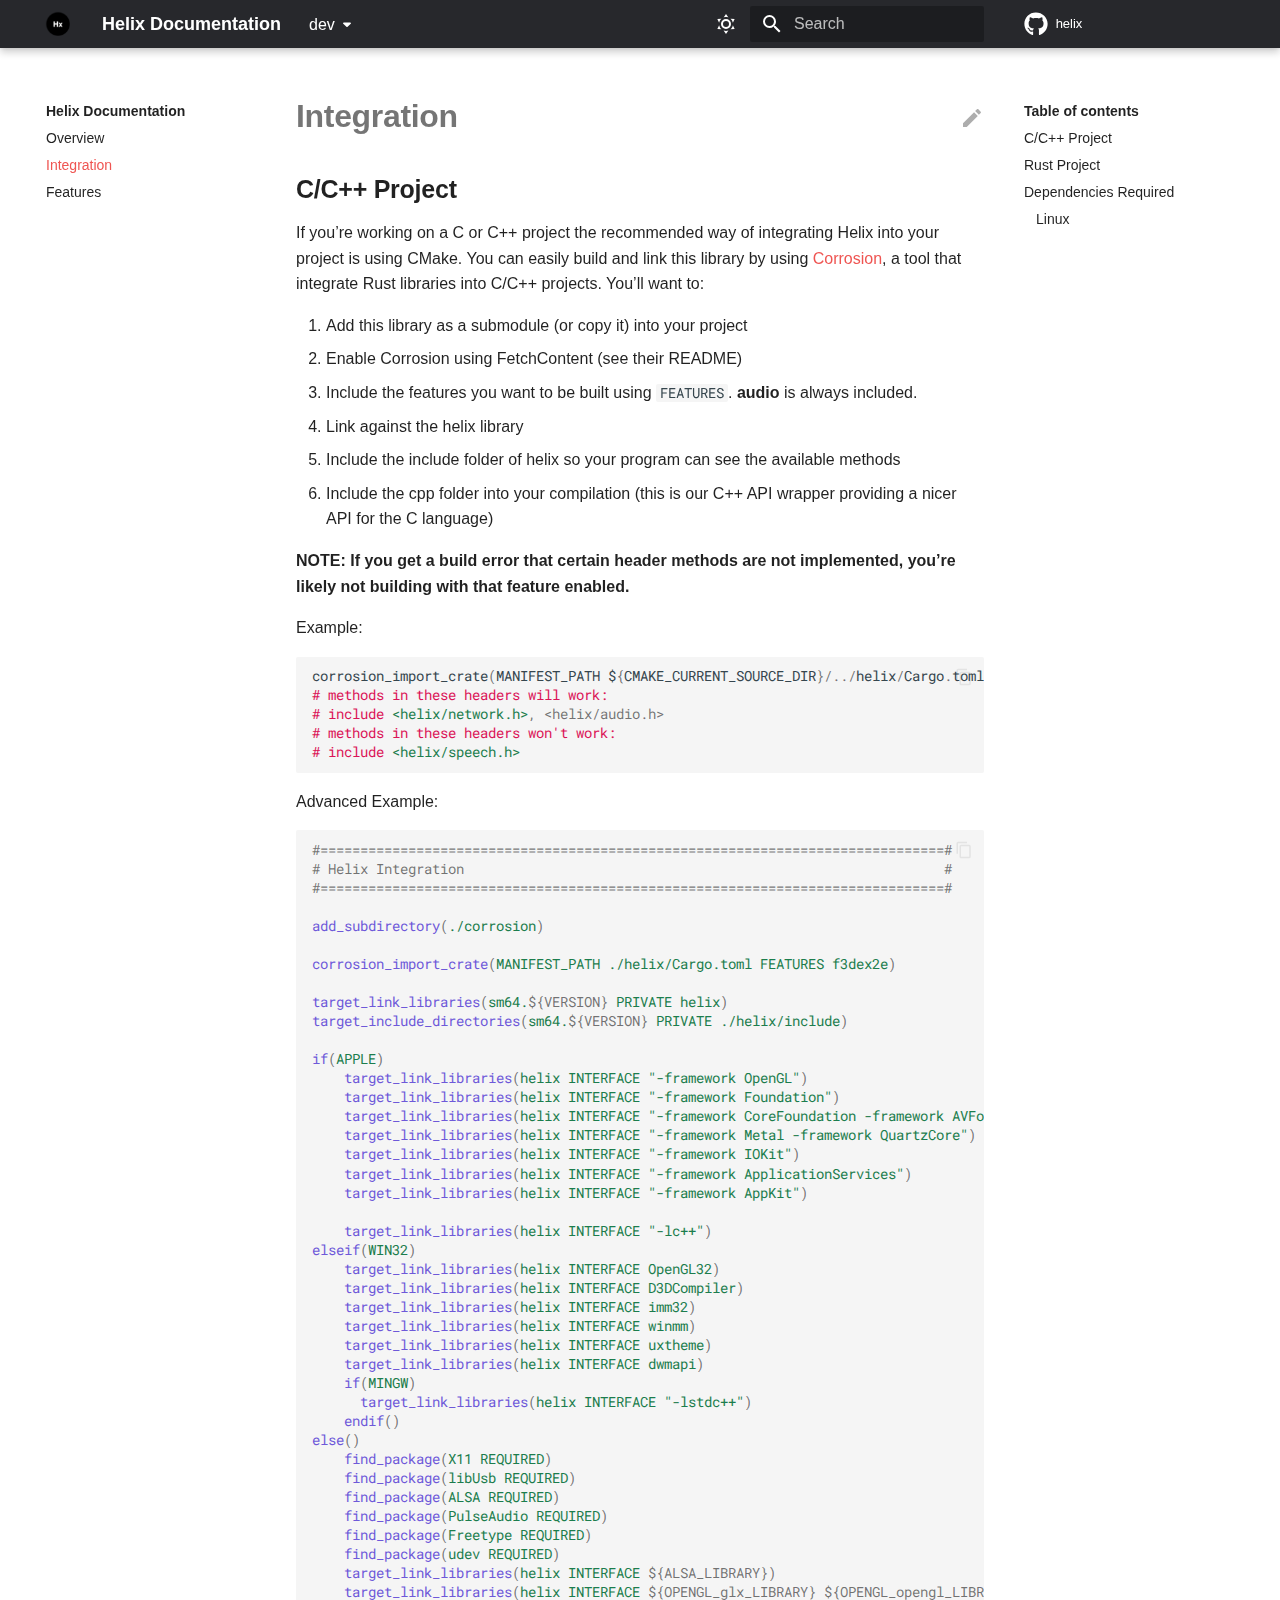
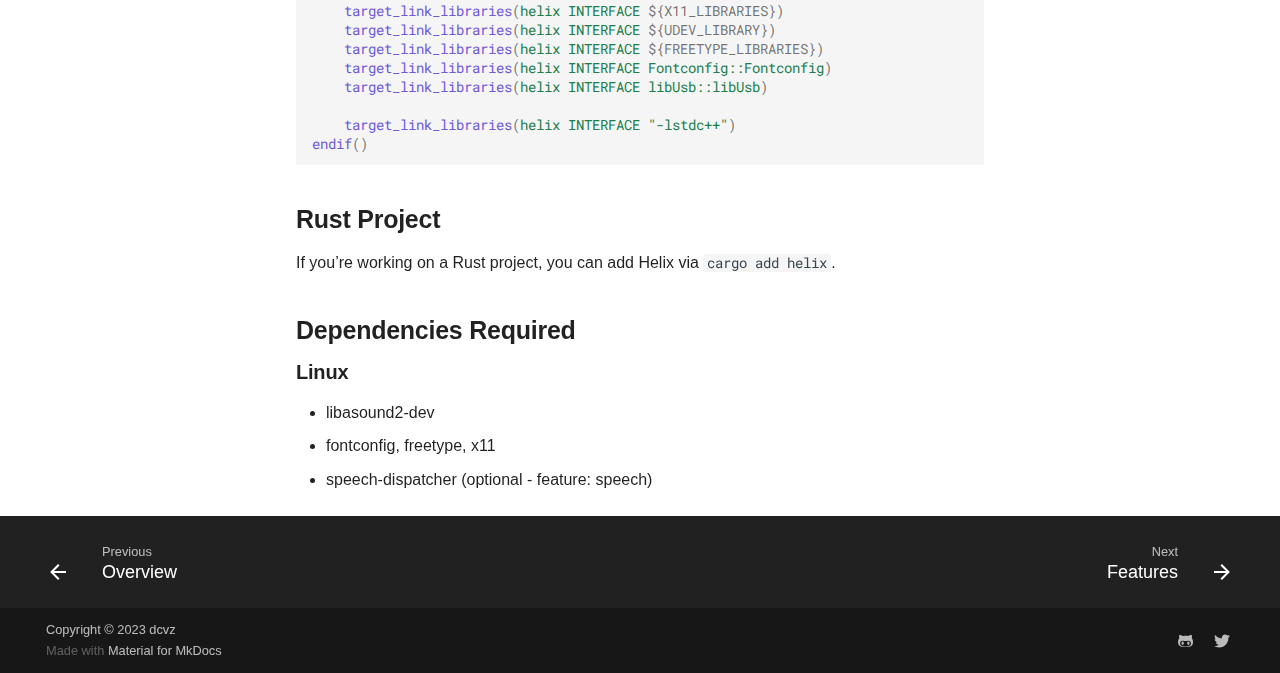
<file: dev/integration/index.html>
<!doctype html>
<html lang="en" class="no-js">
  <head>
    
      <meta charset="utf-8">
      <meta name="viewport" content="width=device-width,initial-scale=1">
      
        <meta name="description" content="A library to facilitate porting your N64 software.">
      
      
        <meta name="author" content="dcvz">
      
      
        <link rel="canonical" href="https://dcvz.github.io/helix/dev/integration/">
      
      <link rel="icon" href="../images/favicon.png">
      <meta name="generator" content="mkdocs-1.3.0, mkdocs-material-8.2.11">
    
    
      
        <title>Integration - Helix Documentation</title>
      
    
    
      <link rel="stylesheet" href="../assets/stylesheets/main.8c5ef100.min.css">
      
        
        <link rel="stylesheet" href="../assets/stylesheets/palette.9647289d.min.css">
        
      
    
    
    
      
        
        
        <link rel="preconnect" href="https://fonts.gstatic.com" crossorigin>
        <link rel="stylesheet" href="https://fonts.googleapis.com/css?family=Roboto:300,300i,400,400i,700,700i%7CRoboto+Mono:400,400i,700,700i&display=fallback">
        <style>:root{--md-text-font:"Roboto";--md-code-font:"Roboto Mono"}</style>
      
    
    
      <link rel="stylesheet" href="../css/app.css">
    
    <script>__md_scope=new URL("..",location),__md_get=(e,_=localStorage,t=__md_scope)=>JSON.parse(_.getItem(t.pathname+"."+e)),__md_set=(e,_,t=localStorage,a=__md_scope)=>{try{t.setItem(a.pathname+"."+e,JSON.stringify(_))}catch(e){}}</script>
    
      

    
    
  </head>
  
  
    
    
      
    
    
    
    
    <body dir="ltr" data-md-color-scheme="default" data-md-color-primary="red" data-md-color-accent="pink">
  
    
    
      <script>var palette=__md_get("__palette");if(palette&&"object"==typeof palette.color)for(var key of Object.keys(palette.color))document.body.setAttribute("data-md-color-"+key,palette.color[key])</script>
    
    <input class="md-toggle" data-md-toggle="drawer" type="checkbox" id="__drawer" autocomplete="off">
    <input class="md-toggle" data-md-toggle="search" type="checkbox" id="__search" autocomplete="off">
    <label class="md-overlay" for="__drawer"></label>
    <div data-md-component="skip">
      
        
        <a href="#integration" class="md-skip">
          Skip to content
        </a>
      
    </div>
    <div data-md-component="announce">
      
    </div>
    
      <div data-md-component="outdated" hidden>
        <aside class="md-banner md-banner--warning">
          
        </aside>
      </div>
    
    
      

<header class="md-header" data-md-component="header">
  <nav class="md-header__inner md-grid" aria-label="Header">
    <a href=".." title="Helix Documentation" class="md-header__button md-logo" aria-label="Helix Documentation" data-md-component="logo">
      
  <img src="../images/favicon.png" alt="logo">

    </a>
    <label class="md-header__button md-icon" for="__drawer">
      <svg xmlns="http://www.w3.org/2000/svg" viewBox="0 0 24 24"><path d="M3 6h18v2H3V6m0 5h18v2H3v-2m0 5h18v2H3v-2Z"/></svg>
    </label>
    <div class="md-header__title" data-md-component="header-title">
      <div class="md-header__ellipsis">
        <div class="md-header__topic">
          <span class="md-ellipsis">
            Helix Documentation
          </span>
        </div>
        <div class="md-header__topic" data-md-component="header-topic">
          <span class="md-ellipsis">
            
              Integration
            
          </span>
        </div>
      </div>
    </div>
    
      <form class="md-header__option" data-md-component="palette">
        
          
          
          <input class="md-option" data-md-color-media="(prefers-color-scheme: light)" data-md-color-scheme="default" data-md-color-primary="red" data-md-color-accent="pink"  aria-label="Switch to dark mode"  type="radio" name="__palette" id="__palette_1">
          
            <label class="md-header__button md-icon" title="Switch to dark mode" for="__palette_2" hidden>
              <svg xmlns="http://www.w3.org/2000/svg" viewBox="0 0 24 24"><path d="M12 7a5 5 0 0 1 5 5 5 5 0 0 1-5 5 5 5 0 0 1-5-5 5 5 0 0 1 5-5m0 2a3 3 0 0 0-3 3 3 3 0 0 0 3 3 3 3 0 0 0 3-3 3 3 0 0 0-3-3m0-7 2.39 3.42C13.65 5.15 12.84 5 12 5c-.84 0-1.65.15-2.39.42L12 2M3.34 7l4.16-.35A7.2 7.2 0 0 0 5.94 8.5c-.44.74-.69 1.5-.83 2.29L3.34 7m.02 10 1.76-3.77a7.131 7.131 0 0 0 2.38 4.14L3.36 17M20.65 7l-1.77 3.79a7.023 7.023 0 0 0-2.38-4.15l4.15.36m-.01 10-4.14.36c.59-.51 1.12-1.14 1.54-1.86.42-.73.69-1.5.83-2.29L20.64 17M12 22l-2.41-3.44c.74.27 1.55.44 2.41.44.82 0 1.63-.17 2.37-.44L12 22Z"/></svg>
            </label>
          
        
          
          
          <input class="md-option" data-md-color-media="(prefers-color-scheme: dark)" data-md-color-scheme="slate" data-md-color-primary="indigo" data-md-color-accent="indigo"  aria-label="Switch to light mode"  type="radio" name="__palette" id="__palette_2">
          
            <label class="md-header__button md-icon" title="Switch to light mode" for="__palette_1" hidden>
              <svg xmlns="http://www.w3.org/2000/svg" viewBox="0 0 24 24"><path d="m17.75 4.09-2.53 1.94.91 3.06-2.63-1.81-2.63 1.81.91-3.06-2.53-1.94L12.44 4l1.06-3 1.06 3 3.19.09m3.5 6.91-1.64 1.25.59 1.98-1.7-1.17-1.7 1.17.59-1.98L15.75 11l2.06-.05L18.5 9l.69 1.95 2.06.05m-2.28 4.95c.83-.08 1.72 1.1 1.19 1.85-.32.45-.66.87-1.08 1.27C15.17 23 8.84 23 4.94 19.07c-3.91-3.9-3.91-10.24 0-14.14.4-.4.82-.76 1.27-1.08.75-.53 1.93.36 1.85 1.19-.27 2.86.69 5.83 2.89 8.02a9.96 9.96 0 0 0 8.02 2.89m-1.64 2.02a12.08 12.08 0 0 1-7.8-3.47c-2.17-2.19-3.33-5-3.49-7.82-2.81 3.14-2.7 7.96.31 10.98 3.02 3.01 7.84 3.12 10.98.31Z"/></svg>
            </label>
          
        
      </form>
    
    
    
      <label class="md-header__button md-icon" for="__search">
        <svg xmlns="http://www.w3.org/2000/svg" viewBox="0 0 24 24"><path d="M9.5 3A6.5 6.5 0 0 1 16 9.5c0 1.61-.59 3.09-1.56 4.23l.27.27h.79l5 5-1.5 1.5-5-5v-.79l-.27-.27A6.516 6.516 0 0 1 9.5 16 6.5 6.5 0 0 1 3 9.5 6.5 6.5 0 0 1 9.5 3m0 2C7 5 5 7 5 9.5S7 14 9.5 14 14 12 14 9.5 12 5 9.5 5Z"/></svg>
      </label>
      <div class="md-search" data-md-component="search" role="dialog">
  <label class="md-search__overlay" for="__search"></label>
  <div class="md-search__inner" role="search">
    <form class="md-search__form" name="search">
      <input type="text" class="md-search__input" name="query" aria-label="Search" placeholder="Search" autocapitalize="off" autocorrect="off" autocomplete="off" spellcheck="false" data-md-component="search-query" required>
      <label class="md-search__icon md-icon" for="__search">
        <svg xmlns="http://www.w3.org/2000/svg" viewBox="0 0 24 24"><path d="M9.5 3A6.5 6.5 0 0 1 16 9.5c0 1.61-.59 3.09-1.56 4.23l.27.27h.79l5 5-1.5 1.5-5-5v-.79l-.27-.27A6.516 6.516 0 0 1 9.5 16 6.5 6.5 0 0 1 3 9.5 6.5 6.5 0 0 1 9.5 3m0 2C7 5 5 7 5 9.5S7 14 9.5 14 14 12 14 9.5 12 5 9.5 5Z"/></svg>
        <svg xmlns="http://www.w3.org/2000/svg" viewBox="0 0 24 24"><path d="M20 11v2H8l5.5 5.5-1.42 1.42L4.16 12l7.92-7.92L13.5 5.5 8 11h12Z"/></svg>
      </label>
      <nav class="md-search__options" aria-label="Search">
        
        <button type="reset" class="md-search__icon md-icon" aria-label="Clear" tabindex="-1">
          <svg xmlns="http://www.w3.org/2000/svg" viewBox="0 0 24 24"><path d="M19 6.41 17.59 5 12 10.59 6.41 5 5 6.41 10.59 12 5 17.59 6.41 19 12 13.41 17.59 19 19 17.59 13.41 12 19 6.41Z"/></svg>
        </button>
      </nav>
      
    </form>
    <div class="md-search__output">
      <div class="md-search__scrollwrap" data-md-scrollfix>
        <div class="md-search-result" data-md-component="search-result">
          <div class="md-search-result__meta">
            Initializing search
          </div>
          <ol class="md-search-result__list"></ol>
        </div>
      </div>
    </div>
  </div>
</div>
    
    
      <div class="md-header__source">
        <a href="https://github.com/dcvz/helix" title="Go to repository" class="md-source" data-md-component="source">
  <div class="md-source__icon md-icon">
    
    <svg xmlns="http://www.w3.org/2000/svg" viewBox="0 0 496 512"><!--! Font Awesome Free 6.1.1 by @fontawesome - https://fontawesome.com License - https://fontawesome.com/license/free (Icons: CC BY 4.0, Fonts: SIL OFL 1.1, Code: MIT License) Copyright 2022 Fonticons, Inc.--><path d="M165.9 397.4c0 2-2.3 3.6-5.2 3.6-3.3.3-5.6-1.3-5.6-3.6 0-2 2.3-3.6 5.2-3.6 3-.3 5.6 1.3 5.6 3.6zm-31.1-4.5c-.7 2 1.3 4.3 4.3 4.9 2.6 1 5.6 0 6.2-2s-1.3-4.3-4.3-5.2c-2.6-.7-5.5.3-6.2 2.3zm44.2-1.7c-2.9.7-4.9 2.6-4.6 4.9.3 2 2.9 3.3 5.9 2.6 2.9-.7 4.9-2.6 4.6-4.6-.3-1.9-3-3.2-5.9-2.9zM244.8 8C106.1 8 0 113.3 0 252c0 110.9 69.8 205.8 169.5 239.2 12.8 2.3 17.3-5.6 17.3-12.1 0-6.2-.3-40.4-.3-61.4 0 0-70 15-84.7-29.8 0 0-11.4-29.1-27.8-36.6 0 0-22.9-15.7 1.6-15.4 0 0 24.9 2 38.6 25.8 21.9 38.6 58.6 27.5 72.9 20.9 2.3-16 8.8-27.1 16-33.7-55.9-6.2-112.3-14.3-112.3-110.5 0-27.5 7.6-41.3 23.6-58.9-2.6-6.5-11.1-33.3 2.6-67.9 20.9-6.5 69 27 69 27 20-5.6 41.5-8.5 62.8-8.5s42.8 2.9 62.8 8.5c0 0 48.1-33.6 69-27 13.7 34.7 5.2 61.4 2.6 67.9 16 17.7 25.8 31.5 25.8 58.9 0 96.5-58.9 104.2-114.8 110.5 9.2 7.9 17 22.9 17 46.4 0 33.7-.3 75.4-.3 83.6 0 6.5 4.6 14.4 17.3 12.1C428.2 457.8 496 362.9 496 252 496 113.3 383.5 8 244.8 8zM97.2 352.9c-1.3 1-1 3.3.7 5.2 1.6 1.6 3.9 2.3 5.2 1 1.3-1 1-3.3-.7-5.2-1.6-1.6-3.9-2.3-5.2-1zm-10.8-8.1c-.7 1.3.3 2.9 2.3 3.9 1.6 1 3.6.7 4.3-.7.7-1.3-.3-2.9-2.3-3.9-2-.6-3.6-.3-4.3.7zm32.4 35.6c-1.6 1.3-1 4.3 1.3 6.2 2.3 2.3 5.2 2.6 6.5 1 1.3-1.3.7-4.3-1.3-6.2-2.2-2.3-5.2-2.6-6.5-1zm-11.4-14.7c-1.6 1-1.6 3.6 0 5.9 1.6 2.3 4.3 3.3 5.6 2.3 1.6-1.3 1.6-3.9 0-6.2-1.4-2.3-4-3.3-5.6-2z"/></svg>
  </div>
  <div class="md-source__repository">
    helix
  </div>
</a>
      </div>
    
  </nav>
  
</header>
    
    <div class="md-container" data-md-component="container">
      
      
        
          
        
      
      <main class="md-main" data-md-component="main">
        <div class="md-main__inner md-grid">
          
            
              
              <div class="md-sidebar md-sidebar--primary" data-md-component="sidebar" data-md-type="navigation" >
                <div class="md-sidebar__scrollwrap">
                  <div class="md-sidebar__inner">
                    


<nav class="md-nav md-nav--primary" aria-label="Navigation" data-md-level="0">
  <label class="md-nav__title" for="__drawer">
    <a href=".." title="Helix Documentation" class="md-nav__button md-logo" aria-label="Helix Documentation" data-md-component="logo">
      
  <img src="../images/favicon.png" alt="logo">

    </a>
    Helix Documentation
  </label>
  
    <div class="md-nav__source">
      <a href="https://github.com/dcvz/helix" title="Go to repository" class="md-source" data-md-component="source">
  <div class="md-source__icon md-icon">
    
    <svg xmlns="http://www.w3.org/2000/svg" viewBox="0 0 496 512"><!--! Font Awesome Free 6.1.1 by @fontawesome - https://fontawesome.com License - https://fontawesome.com/license/free (Icons: CC BY 4.0, Fonts: SIL OFL 1.1, Code: MIT License) Copyright 2022 Fonticons, Inc.--><path d="M165.9 397.4c0 2-2.3 3.6-5.2 3.6-3.3.3-5.6-1.3-5.6-3.6 0-2 2.3-3.6 5.2-3.6 3-.3 5.6 1.3 5.6 3.6zm-31.1-4.5c-.7 2 1.3 4.3 4.3 4.9 2.6 1 5.6 0 6.2-2s-1.3-4.3-4.3-5.2c-2.6-.7-5.5.3-6.2 2.3zm44.2-1.7c-2.9.7-4.9 2.6-4.6 4.9.3 2 2.9 3.3 5.9 2.6 2.9-.7 4.9-2.6 4.6-4.6-.3-1.9-3-3.2-5.9-2.9zM244.8 8C106.1 8 0 113.3 0 252c0 110.9 69.8 205.8 169.5 239.2 12.8 2.3 17.3-5.6 17.3-12.1 0-6.2-.3-40.4-.3-61.4 0 0-70 15-84.7-29.8 0 0-11.4-29.1-27.8-36.6 0 0-22.9-15.7 1.6-15.4 0 0 24.9 2 38.6 25.8 21.9 38.6 58.6 27.5 72.9 20.9 2.3-16 8.8-27.1 16-33.7-55.9-6.2-112.3-14.3-112.3-110.5 0-27.5 7.6-41.3 23.6-58.9-2.6-6.5-11.1-33.3 2.6-67.9 20.9-6.5 69 27 69 27 20-5.6 41.5-8.5 62.8-8.5s42.8 2.9 62.8 8.5c0 0 48.1-33.6 69-27 13.7 34.7 5.2 61.4 2.6 67.9 16 17.7 25.8 31.5 25.8 58.9 0 96.5-58.9 104.2-114.8 110.5 9.2 7.9 17 22.9 17 46.4 0 33.7-.3 75.4-.3 83.6 0 6.5 4.6 14.4 17.3 12.1C428.2 457.8 496 362.9 496 252 496 113.3 383.5 8 244.8 8zM97.2 352.9c-1.3 1-1 3.3.7 5.2 1.6 1.6 3.9 2.3 5.2 1 1.3-1 1-3.3-.7-5.2-1.6-1.6-3.9-2.3-5.2-1zm-10.8-8.1c-.7 1.3.3 2.9 2.3 3.9 1.6 1 3.6.7 4.3-.7.7-1.3-.3-2.9-2.3-3.9-2-.6-3.6-.3-4.3.7zm32.4 35.6c-1.6 1.3-1 4.3 1.3 6.2 2.3 2.3 5.2 2.6 6.5 1 1.3-1.3.7-4.3-1.3-6.2-2.2-2.3-5.2-2.6-6.5-1zm-11.4-14.7c-1.6 1-1.6 3.6 0 5.9 1.6 2.3 4.3 3.3 5.6 2.3 1.6-1.3 1.6-3.9 0-6.2-1.4-2.3-4-3.3-5.6-2z"/></svg>
  </div>
  <div class="md-source__repository">
    helix
  </div>
</a>
    </div>
  
  <ul class="md-nav__list" data-md-scrollfix>
    
      
      
      

  
  
  
    <li class="md-nav__item">
      <a href=".." class="md-nav__link">
        Overview
      </a>
    </li>
  

    
      
      
      

  
  
    
  
  
    <li class="md-nav__item md-nav__item--active">
      
      <input class="md-nav__toggle md-toggle" data-md-toggle="toc" type="checkbox" id="__toc">
      
      
        
      
      
        <label class="md-nav__link md-nav__link--active" for="__toc">
          Integration
          <span class="md-nav__icon md-icon"></span>
        </label>
      
      <a href="./" class="md-nav__link md-nav__link--active">
        Integration
      </a>
      
        

<nav class="md-nav md-nav--secondary" aria-label="Table of contents">
  
  
  
    
  
  
    <label class="md-nav__title" for="__toc">
      <span class="md-nav__icon md-icon"></span>
      Table of contents
    </label>
    <ul class="md-nav__list" data-md-component="toc" data-md-scrollfix>
      
        <li class="md-nav__item">
  <a href="#cc-project" class="md-nav__link">
    C/C++ Project
  </a>
  
</li>
      
        <li class="md-nav__item">
  <a href="#rust-project" class="md-nav__link">
    Rust Project
  </a>
  
</li>
      
        <li class="md-nav__item">
  <a href="#dependencies-required" class="md-nav__link">
    Dependencies Required
  </a>
  
    <nav class="md-nav" aria-label="Dependencies Required">
      <ul class="md-nav__list">
        
          <li class="md-nav__item">
  <a href="#linux" class="md-nav__link">
    Linux
  </a>
  
</li>
        
      </ul>
    </nav>
  
</li>
      
    </ul>
  
</nav>
      
    </li>
  

    
      
      
      

  
  
  
    <li class="md-nav__item">
      <a href="../features/" class="md-nav__link">
        Features
      </a>
    </li>
  

    
  </ul>
</nav>
                  </div>
                </div>
              </div>
            
            
              
              <div class="md-sidebar md-sidebar--secondary" data-md-component="sidebar" data-md-type="toc" >
                <div class="md-sidebar__scrollwrap">
                  <div class="md-sidebar__inner">
                    

<nav class="md-nav md-nav--secondary" aria-label="Table of contents">
  
  
  
    
  
  
    <label class="md-nav__title" for="__toc">
      <span class="md-nav__icon md-icon"></span>
      Table of contents
    </label>
    <ul class="md-nav__list" data-md-component="toc" data-md-scrollfix>
      
        <li class="md-nav__item">
  <a href="#cc-project" class="md-nav__link">
    C/C++ Project
  </a>
  
</li>
      
        <li class="md-nav__item">
  <a href="#rust-project" class="md-nav__link">
    Rust Project
  </a>
  
</li>
      
        <li class="md-nav__item">
  <a href="#dependencies-required" class="md-nav__link">
    Dependencies Required
  </a>
  
    <nav class="md-nav" aria-label="Dependencies Required">
      <ul class="md-nav__list">
        
          <li class="md-nav__item">
  <a href="#linux" class="md-nav__link">
    Linux
  </a>
  
</li>
        
      </ul>
    </nav>
  
</li>
      
    </ul>
  
</nav>
                  </div>
                </div>
              </div>
            
          
          <div class="md-content" data-md-component="content">
            <article class="md-content__inner md-typeset">
              
                
  <a href="https://github.com/dcvz/helix/edit/main/docs/integration.md" title="Edit this page" class="md-content__button md-icon">
    <svg xmlns="http://www.w3.org/2000/svg" viewBox="0 0 24 24"><path d="M20.71 7.04c.39-.39.39-1.04 0-1.41l-2.34-2.34c-.37-.39-1.02-.39-1.41 0l-1.84 1.83 3.75 3.75M3 17.25V21h3.75L17.81 9.93l-3.75-3.75L3 17.25Z"/></svg>
  </a>



<h1 id="integration">Integration<a class="headerlink" href="#integration" title="Permanent link">&para;</a></h1>
<h2 id="cc-project">C/C++ Project<a class="headerlink" href="#cc-project" title="Permanent link">&para;</a></h2>
<p>If you&rsquo;re working on a C or C++ project the recommended way of integrating Helix into your project is using CMake. You can easily build and link this library by using <a href="https://github.com/corrosion-rs/corrosion">Corrosion</a>, a tool that integrate Rust libraries into C/C++ projects. You&rsquo;ll want to:</p>
<ol>
<li>Add this library as a submodule (or copy it) into your project</li>
<li>Enable Corrosion using FetchContent (see their README)</li>
<li>Include the features you want to be built using <code>FEATURES</code>. <strong>audio</strong> is always included.</li>
<li>Link against the helix library</li>
<li>Include the include folder of helix so your program can see the available methods</li>
<li>Include the cpp folder into your compilation (this is our C++ API wrapper providing a nicer API for the C language)</li>
</ol>
<p><strong>NOTE: If you get a build error that certain header methods are not implemented, you&rsquo;re likely not building with that feature enabled.</strong></p>
<p>Example:
<div class="highlight"><pre><span></span><code><span class="n">corrosion_import_crate</span><span class="p">(</span><span class="n">MANIFEST_PATH</span><span class="w"> </span><span class="n">$</span><span class="p">{</span><span class="n">CMAKE_CURRENT_SOURCE_DIR</span><span class="p">}</span><span class="o">/</span><span class="p">..</span><span class="o">/</span><span class="n">helix</span><span class="o">/</span><span class="n">Cargo</span><span class="p">.</span><span class="n">toml</span><span class="w"> </span><span class="n">FEATURES</span><span class="w"> </span><span class="n">f3dex2e</span><span class="w"> </span><span class="n">network</span><span class="p">)</span><span class="w"></span>
<span class="cp"># methods in these headers will work:</span>
<span class="cp">#</span><span class="w"> </span><span class="cp">include</span><span class="w"> </span><span class="cpf">&lt;helix/network.h&gt;</span><span class="c1">, &lt;helix/audio.h&gt;</span><span class="cp"></span>
<span class="cp"># methods in these headers won&#39;t work:</span>
<span class="cp">#</span><span class="w"> </span><span class="cp">include</span><span class="w"> </span><span class="cpf">&lt;helix/speech.h&gt;</span><span class="cp"></span>
</code></pre></div></p>
<p>Advanced Example:
<div class="highlight"><pre><span></span><code><span class="c">#==============================================================================#</span>
<span class="c"># Helix Integration                                                            #</span>
<span class="c">#==============================================================================#</span>

<span class="nb">add_subdirectory</span><span class="p">(</span><span class="s">./corrosion</span><span class="p">)</span>

<span class="nb">corrosion_import_crate</span><span class="p">(</span><span class="s">MANIFEST_PATH</span><span class="w"> </span><span class="s">./helix/Cargo.toml</span><span class="w"> </span><span class="s">FEATURES</span><span class="w"> </span><span class="s">f3dex2e</span><span class="p">)</span>

<span class="nb">target_link_libraries</span><span class="p">(</span><span class="s">sm64.</span><span class="o">${</span><span class="nv">VERSION</span><span class="o">}</span><span class="w"> </span><span class="s">PRIVATE</span><span class="w"> </span><span class="s">helix</span><span class="p">)</span>
<span class="nb">target_include_directories</span><span class="p">(</span><span class="s">sm64.</span><span class="o">${</span><span class="nv">VERSION</span><span class="o">}</span><span class="w"> </span><span class="s">PRIVATE</span><span class="w"> </span><span class="s">./helix/include</span><span class="p">)</span>

<span class="nb">if</span><span class="p">(</span><span class="s">APPLE</span><span class="p">)</span>
<span class="w">    </span><span class="nb">target_link_libraries</span><span class="p">(</span><span class="s">helix</span><span class="w"> </span><span class="s">INTERFACE</span><span class="w"> </span><span class="s2">&quot;-framework OpenGL&quot;</span><span class="p">)</span>
<span class="w">    </span><span class="nb">target_link_libraries</span><span class="p">(</span><span class="s">helix</span><span class="w"> </span><span class="s">INTERFACE</span><span class="w"> </span><span class="s2">&quot;-framework Foundation&quot;</span><span class="p">)</span>
<span class="w">    </span><span class="nb">target_link_libraries</span><span class="p">(</span><span class="s">helix</span><span class="w"> </span><span class="s">INTERFACE</span><span class="w"> </span><span class="s2">&quot;-framework CoreFoundation -framework AVFoundation -framework CoreAudio -framework AudioToolbox&quot;</span><span class="p">)</span>
<span class="w">    </span><span class="nb">target_link_libraries</span><span class="p">(</span><span class="s">helix</span><span class="w"> </span><span class="s">INTERFACE</span><span class="w"> </span><span class="s2">&quot;-framework Metal -framework QuartzCore&quot;</span><span class="p">)</span>
<span class="w">    </span><span class="nb">target_link_libraries</span><span class="p">(</span><span class="s">helix</span><span class="w"> </span><span class="s">INTERFACE</span><span class="w"> </span><span class="s2">&quot;-framework IOKit&quot;</span><span class="p">)</span>
<span class="w">    </span><span class="nb">target_link_libraries</span><span class="p">(</span><span class="s">helix</span><span class="w"> </span><span class="s">INTERFACE</span><span class="w"> </span><span class="s2">&quot;-framework ApplicationServices&quot;</span><span class="p">)</span>
<span class="w">    </span><span class="nb">target_link_libraries</span><span class="p">(</span><span class="s">helix</span><span class="w"> </span><span class="s">INTERFACE</span><span class="w"> </span><span class="s2">&quot;-framework AppKit&quot;</span><span class="p">)</span>

<span class="w">    </span><span class="nb">target_link_libraries</span><span class="p">(</span><span class="s">helix</span><span class="w"> </span><span class="s">INTERFACE</span><span class="w"> </span><span class="s2">&quot;-lc++&quot;</span><span class="p">)</span>
<span class="nb">elseif</span><span class="p">(</span><span class="s">WIN32</span><span class="p">)</span>
<span class="w">    </span><span class="nb">target_link_libraries</span><span class="p">(</span><span class="s">helix</span><span class="w"> </span><span class="s">INTERFACE</span><span class="w"> </span><span class="s">OpenGL32</span><span class="p">)</span>
<span class="w">    </span><span class="nb">target_link_libraries</span><span class="p">(</span><span class="s">helix</span><span class="w"> </span><span class="s">INTERFACE</span><span class="w"> </span><span class="s">D3DCompiler</span><span class="p">)</span>
<span class="w">    </span><span class="nb">target_link_libraries</span><span class="p">(</span><span class="s">helix</span><span class="w"> </span><span class="s">INTERFACE</span><span class="w"> </span><span class="s">imm32</span><span class="p">)</span>
<span class="w">    </span><span class="nb">target_link_libraries</span><span class="p">(</span><span class="s">helix</span><span class="w"> </span><span class="s">INTERFACE</span><span class="w"> </span><span class="s">winmm</span><span class="p">)</span>
<span class="w">    </span><span class="nb">target_link_libraries</span><span class="p">(</span><span class="s">helix</span><span class="w"> </span><span class="s">INTERFACE</span><span class="w"> </span><span class="s">uxtheme</span><span class="p">)</span>
<span class="w">    </span><span class="nb">target_link_libraries</span><span class="p">(</span><span class="s">helix</span><span class="w"> </span><span class="s">INTERFACE</span><span class="w"> </span><span class="s">dwmapi</span><span class="p">)</span>
<span class="w">    </span><span class="nb">if</span><span class="p">(</span><span class="s">MINGW</span><span class="p">)</span>
<span class="w">      </span><span class="nb">target_link_libraries</span><span class="p">(</span><span class="s">helix</span><span class="w"> </span><span class="s">INTERFACE</span><span class="w"> </span><span class="s2">&quot;-lstdc++&quot;</span><span class="p">)</span>
<span class="w">    </span><span class="nb">endif</span><span class="p">()</span>
<span class="nb">else</span><span class="p">()</span>
<span class="w">    </span><span class="nb">find_package</span><span class="p">(</span><span class="s">X11</span><span class="w"> </span><span class="s">REQUIRED</span><span class="p">)</span>
<span class="w">    </span><span class="nb">find_package</span><span class="p">(</span><span class="s">libUsb</span><span class="w"> </span><span class="s">REQUIRED</span><span class="p">)</span>
<span class="w">    </span><span class="nb">find_package</span><span class="p">(</span><span class="s">ALSA</span><span class="w"> </span><span class="s">REQUIRED</span><span class="p">)</span>
<span class="w">    </span><span class="nb">find_package</span><span class="p">(</span><span class="s">PulseAudio</span><span class="w"> </span><span class="s">REQUIRED</span><span class="p">)</span>
<span class="w">    </span><span class="nb">find_package</span><span class="p">(</span><span class="s">Freetype</span><span class="w"> </span><span class="s">REQUIRED</span><span class="p">)</span>
<span class="w">    </span><span class="nb">find_package</span><span class="p">(</span><span class="s">udev</span><span class="w"> </span><span class="s">REQUIRED</span><span class="p">)</span>
<span class="w">    </span><span class="nb">target_link_libraries</span><span class="p">(</span><span class="s">helix</span><span class="w"> </span><span class="s">INTERFACE</span><span class="w"> </span><span class="o">${</span><span class="nv">ALSA_LIBRARY</span><span class="o">}</span><span class="p">)</span>
<span class="w">    </span><span class="nb">target_link_libraries</span><span class="p">(</span><span class="s">helix</span><span class="w"> </span><span class="s">INTERFACE</span><span class="w"> </span><span class="o">${</span><span class="nv">OPENGL_glx_LIBRARY</span><span class="o">}</span><span class="w"> </span><span class="o">${</span><span class="nv">OPENGL_opengl_LIBRARY</span><span class="o">}</span><span class="p">)</span>
<span class="w">    </span><span class="nb">target_link_libraries</span><span class="p">(</span><span class="s">helix</span><span class="w"> </span><span class="s">INTERFACE</span><span class="w"> </span><span class="o">${</span><span class="nv">X11_LIBRARIES</span><span class="o">}</span><span class="p">)</span>
<span class="w">    </span><span class="nb">target_link_libraries</span><span class="p">(</span><span class="s">helix</span><span class="w"> </span><span class="s">INTERFACE</span><span class="w"> </span><span class="o">${</span><span class="nv">UDEV_LIBRARY</span><span class="o">}</span><span class="p">)</span>
<span class="w">    </span><span class="nb">target_link_libraries</span><span class="p">(</span><span class="s">helix</span><span class="w"> </span><span class="s">INTERFACE</span><span class="w"> </span><span class="o">${</span><span class="nv">FREETYPE_LIBRARIES</span><span class="o">}</span><span class="p">)</span>
<span class="w">    </span><span class="nb">target_link_libraries</span><span class="p">(</span><span class="s">helix</span><span class="w"> </span><span class="s">INTERFACE</span><span class="w"> </span><span class="s">Fontconfig::Fontconfig</span><span class="p">)</span>
<span class="w">    </span><span class="nb">target_link_libraries</span><span class="p">(</span><span class="s">helix</span><span class="w"> </span><span class="s">INTERFACE</span><span class="w"> </span><span class="s">libUsb::libUsb</span><span class="p">)</span>

<span class="w">    </span><span class="nb">target_link_libraries</span><span class="p">(</span><span class="s">helix</span><span class="w"> </span><span class="s">INTERFACE</span><span class="w"> </span><span class="s2">&quot;-lstdc++&quot;</span><span class="p">)</span>
<span class="nb">endif</span><span class="p">()</span>
</code></pre></div></p>
<h2 id="rust-project">Rust Project<a class="headerlink" href="#rust-project" title="Permanent link">&para;</a></h2>
<p>If you&rsquo;re working on a Rust project, you can add Helix via <code>cargo add helix</code>.</p>
<h2 id="dependencies-required">Dependencies Required<a class="headerlink" href="#dependencies-required" title="Permanent link">&para;</a></h2>
<h3 id="linux">Linux<a class="headerlink" href="#linux" title="Permanent link">&para;</a></h3>
<ul>
<li>libasound2-dev</li>
<li>fontconfig, freetype, x11</li>
<li>speech-dispatcher (optional - feature: speech)</li>
</ul>

              
            </article>
          </div>
        </div>
        
      </main>
      
        <footer class="md-footer">
  
    <nav class="md-footer__inner md-grid" aria-label="Footer">
      
        
        <a href=".." class="md-footer__link md-footer__link--prev" aria-label="Previous: Overview" rel="prev">
          <div class="md-footer__button md-icon">
            <svg xmlns="http://www.w3.org/2000/svg" viewBox="0 0 24 24"><path d="M20 11v2H8l5.5 5.5-1.42 1.42L4.16 12l7.92-7.92L13.5 5.5 8 11h12Z"/></svg>
          </div>
          <div class="md-footer__title">
            <div class="md-ellipsis">
              <span class="md-footer__direction">
                Previous
              </span>
              Overview
            </div>
          </div>
        </a>
      
      
        
        <a href="../features/" class="md-footer__link md-footer__link--next" aria-label="Next: Features" rel="next">
          <div class="md-footer__title">
            <div class="md-ellipsis">
              <span class="md-footer__direction">
                Next
              </span>
              Features
            </div>
          </div>
          <div class="md-footer__button md-icon">
            <svg xmlns="http://www.w3.org/2000/svg" viewBox="0 0 24 24"><path d="M4 11v2h12l-5.5 5.5 1.42 1.42L19.84 12l-7.92-7.92L10.5 5.5 16 11H4Z"/></svg>
          </div>
        </a>
      
    </nav>
  
  <div class="md-footer-meta md-typeset">
    <div class="md-footer-meta__inner md-grid">
      <div class="md-copyright">
  
    <div class="md-copyright__highlight">
      Copyright &copy; 2023 dcvz
    </div>
  
  
    Made with
    <a href="https://squidfunk.github.io/mkdocs-material/" target="_blank" rel="noopener">
      Material for MkDocs
    </a>
  
</div>
      
        <div class="md-social">
  
    
    
      
      
    
    <a href="https://github.com/dcvz/helix" target="_blank" rel="noopener" title="github.com" class="md-social__link">
      <svg xmlns="http://www.w3.org/2000/svg" viewBox="0 0 480 512"><!--! Font Awesome Free 6.1.1 by @fontawesome - https://fontawesome.com License - https://fontawesome.com/license/free (Icons: CC BY 4.0, Fonts: SIL OFL 1.1, Code: MIT License) Copyright 2022 Fonticons, Inc.--><path d="M186.1 328.7c0 20.9-10.9 55.1-36.7 55.1s-36.7-34.2-36.7-55.1 10.9-55.1 36.7-55.1 36.7 34.2 36.7 55.1zM480 278.2c0 31.9-3.2 65.7-17.5 95-37.9 76.6-142.1 74.8-216.7 74.8-75.8 0-186.2 2.7-225.6-74.8-14.6-29-20.2-63.1-20.2-95 0-41.9 13.9-81.5 41.5-113.6-5.2-15.8-7.7-32.4-7.7-48.8 0-21.5 4.9-32.3 14.6-51.8 45.3 0 74.3 9 108.8 36 29-6.9 58.8-10 88.7-10 27 0 54.2 2.9 80.4 9.2 34-26.7 63-35.2 107.8-35.2 9.8 19.5 14.6 30.3 14.6 51.8 0 16.4-2.6 32.7-7.7 48.2 27.5 32.4 39 72.3 39 114.2zm-64.3 50.5c0-43.9-26.7-82.6-73.5-82.6-18.9 0-37 3.4-56 6-14.9 2.3-29.8 3.2-45.1 3.2-15.2 0-30.1-.9-45.1-3.2-18.7-2.6-37-6-56-6-46.8 0-73.5 38.7-73.5 82.6 0 87.8 80.4 101.3 150.4 101.3h48.2c70.3 0 150.6-13.4 150.6-101.3zm-82.6-55.1c-25.8 0-36.7 34.2-36.7 55.1s10.9 55.1 36.7 55.1 36.7-34.2 36.7-55.1-10.9-55.1-36.7-55.1z"/></svg>
    </a>
  
    
    
      
      
    
    <a href="https://twitter.com/dcvz" target="_blank" rel="noopener" title="twitter.com" class="md-social__link">
      <svg xmlns="http://www.w3.org/2000/svg" viewBox="0 0 512 512"><!--! Font Awesome Free 6.1.1 by @fontawesome - https://fontawesome.com License - https://fontawesome.com/license/free (Icons: CC BY 4.0, Fonts: SIL OFL 1.1, Code: MIT License) Copyright 2022 Fonticons, Inc.--><path d="M459.37 151.716c.325 4.548.325 9.097.325 13.645 0 138.72-105.583 298.558-298.558 298.558-59.452 0-114.68-17.219-161.137-47.106 8.447.974 16.568 1.299 25.34 1.299 49.055 0 94.213-16.568 130.274-44.832-46.132-.975-84.792-31.188-98.112-72.772 6.498.974 12.995 1.624 19.818 1.624 9.421 0 18.843-1.3 27.614-3.573-48.081-9.747-84.143-51.98-84.143-102.985v-1.299c13.969 7.797 30.214 12.67 47.431 13.319-28.264-18.843-46.781-51.005-46.781-87.391 0-19.492 5.197-37.36 14.294-52.954 51.655 63.675 129.3 105.258 216.365 109.807-1.624-7.797-2.599-15.918-2.599-24.04 0-57.828 46.782-104.934 104.934-104.934 30.213 0 57.502 12.67 76.67 33.137 23.715-4.548 46.456-13.32 66.599-25.34-7.798 24.366-24.366 44.833-46.132 57.827 21.117-2.273 41.584-8.122 60.426-16.243-14.292 20.791-32.161 39.308-52.628 54.253z"/></svg>
    </a>
  
</div>
      
    </div>
  </div>
</footer>
      
    </div>
    <div class="md-dialog" data-md-component="dialog">
      <div class="md-dialog__inner md-typeset"></div>
    </div>
    <script id="__config" type="application/json">{"base": "..", "features": ["tabs", "instant"], "search": "../assets/javascripts/workers/search.2a1c317c.min.js", "translations": {"clipboard.copied": "Copied to clipboard", "clipboard.copy": "Copy to clipboard", "search.config.lang": "en", "search.config.pipeline": "trimmer, stopWordFilter", "search.config.separator": "[\\s\\-]+", "search.placeholder": "Search", "search.result.more.one": "1 more on this page", "search.result.more.other": "# more on this page", "search.result.none": "No matching documents", "search.result.one": "1 matching document", "search.result.other": "# matching documents", "search.result.placeholder": "Type to start searching", "search.result.term.missing": "Missing", "select.version.title": "Select version"}, "version": {"provider": "mike"}}</script>
    
    
      <script src="../assets/javascripts/bundle.748e2769.min.js"></script>
      
    
  </body>
</html>
</file>
<file: dev/css/app.css>
body, input {
    font-family: "Helvetica Neue",helvetica,sans-serif;
}

.md-typeset h1, .md-typeset h2, .md-typeset h3, .md-typeset h4 {
    font-family: "Helvetica Neue",helvetica,sans-serif;
    line-height: normal;
    font-weight: bold;
}

.md-header, .md-tabs {
  background-color: #27282c
}

button.dl {
  font-weight: 300;
  font-size: 25px;
  line-height: 40px;
  padding: 3px 10px;
  display: inline-block;
  border-radius: 6px;
  color: #f0f0f0;
  margin: 5px 0;
  width: auto;
}

.logo {
  text-align: center;
  margin-top: 150px;
}
</file>
<file: dev/assets/stylesheets/main.8c5ef100.min.css>
@charset "UTF-8";html{-webkit-text-size-adjust:none;-moz-text-size-adjust:none;-ms-text-size-adjust:none;text-size-adjust:none;box-sizing:border-box}*,:after,:before{box-sizing:inherit}@media (prefers-reduced-motion){*,:after,:before{transition:none!important}}body{margin:0}a,button,input,label{-webkit-tap-highlight-color:transparent}a{color:inherit;text-decoration:none}hr{border:0;box-sizing:initial;display:block;height:.05rem;overflow:visible;padding:0}small{font-size:80%}sub,sup{line-height:1em}img{border-style:none}table{border-collapse:initial;border-spacing:0}td,th{font-weight:400;vertical-align:top}button{background:transparent;border:0;font-family:inherit;font-size:inherit;margin:0;padding:0}input{border:0;outline:none}:root{--md-default-fg-color:rgba(0,0,0,.87);--md-default-fg-color--light:rgba(0,0,0,.54);--md-default-fg-color--lighter:rgba(0,0,0,.32);--md-default-fg-color--lightest:rgba(0,0,0,.07);--md-default-bg-color:#fff;--md-default-bg-color--light:hsla(0,0%,100%,.7);--md-default-bg-color--lighter:hsla(0,0%,100%,.3);--md-default-bg-color--lightest:hsla(0,0%,100%,.12);--md-primary-fg-color:#4051b5;--md-primary-fg-color--light:#5d6cc0;--md-primary-fg-color--dark:#303fa1;--md-primary-bg-color:#fff;--md-primary-bg-color--light:hsla(0,0%,100%,.7);--md-accent-fg-color:#526cfe;--md-accent-fg-color--transparent:rgba(82,108,254,.1);--md-accent-bg-color:#fff;--md-accent-bg-color--light:hsla(0,0%,100%,.7);--md-shadow-z1:0 0.2rem 0.5rem rgba(0,0,0,.05),0 0 0.05rem rgba(0,0,0,.1);--md-shadow-z2:0 0.2rem 0.5rem rgba(0,0,0,.1),0 0 0.05rem rgba(0,0,0,.25);--md-shadow-z3:0 0.2rem 0.5rem rgba(0,0,0,.2),0 0 0.05rem rgba(0,0,0,.35)}:root>*{--md-code-fg-color:#36464e;--md-code-bg-color:#f5f5f5;--md-code-hl-color:rgba(255,255,0,.5);--md-code-hl-number-color:#d52a2a;--md-code-hl-special-color:#db1457;--md-code-hl-function-color:#a846b9;--md-code-hl-constant-color:#6e59d9;--md-code-hl-keyword-color:#3f6ec6;--md-code-hl-string-color:#1c7d4d;--md-code-hl-name-color:var(--md-code-fg-color);--md-code-hl-operator-color:var(--md-default-fg-color--light);--md-code-hl-punctuation-color:var(--md-default-fg-color--light);--md-code-hl-comment-color:var(--md-default-fg-color--light);--md-code-hl-generic-color:var(--md-default-fg-color--light);--md-code-hl-variable-color:var(--md-default-fg-color--light);--md-typeset-color:var(--md-default-fg-color);--md-typeset-a-color:var(--md-primary-fg-color);--md-typeset-mark-color:rgba(255,255,0,.5);--md-typeset-del-color:rgba(245,80,61,.15);--md-typeset-ins-color:rgba(11,213,112,.15);--md-typeset-kbd-color:#fafafa;--md-typeset-kbd-accent-color:#fff;--md-typeset-kbd-border-color:#b8b8b8;--md-typeset-table-color:rgba(0,0,0,.12);--md-admonition-fg-color:var(--md-default-fg-color);--md-admonition-bg-color:var(--md-default-bg-color);--md-footer-fg-color:#fff;--md-footer-fg-color--light:hsla(0,0%,100%,.7);--md-footer-fg-color--lighter:hsla(0,0%,100%,.3);--md-footer-bg-color:rgba(0,0,0,.87);--md-footer-bg-color--dark:rgba(0,0,0,.32)}.md-icon svg{fill:currentcolor;display:block;height:1.2rem;width:1.2rem}body{-webkit-font-smoothing:antialiased;-moz-osx-font-smoothing:grayscale;--md-text-font-family:var(--md-text-font,_),-apple-system,BlinkMacSystemFont,Helvetica,Arial,sans-serif;--md-code-font-family:var(--md-code-font,_),SFMono-Regular,Consolas,Menlo,monospace}body,input{font-feature-settings:"kern","liga";font-family:var(--md-text-font-family)}body,code,input,kbd,pre{color:var(--md-typeset-color)}code,kbd,pre{font-feature-settings:"kern";font-family:var(--md-code-font-family)}:root{--md-typeset-table-sort-icon:url('data:image/svg+xml;charset=utf-8,<svg xmlns="http://www.w3.org/2000/svg" viewBox="0 0 24 24"><path d="m18 21-4-4h3V7h-3l4-4 4 4h-3v10h3M2 19v-2h10v2M2 13v-2h7v2M2 7V5h4v2H2Z"/></svg>');--md-typeset-table-sort-icon--asc:url('data:image/svg+xml;charset=utf-8,<svg xmlns="http://www.w3.org/2000/svg" viewBox="0 0 24 24"><path d="M19 17h3l-4 4-4-4h3V3h2M2 17h10v2H2M6 5v2H2V5m0 6h7v2H2v-2Z"/></svg>');--md-typeset-table-sort-icon--desc:url('data:image/svg+xml;charset=utf-8,<svg xmlns="http://www.w3.org/2000/svg" viewBox="0 0 24 24"><path d="M19 7h3l-4-4-4 4h3v14h2M2 17h10v2H2M6 5v2H2V5m0 6h7v2H2v-2Z"/></svg>')}.md-typeset{-webkit-print-color-adjust:exact;color-adjust:exact;font-size:.8rem;line-height:1.6}@media print{.md-typeset{font-size:.68rem}}.md-typeset blockquote,.md-typeset dl,.md-typeset figure,.md-typeset ol,.md-typeset pre,.md-typeset ul{margin-bottom:1em;margin-top:1em}.md-typeset h1{color:var(--md-default-fg-color--light);font-size:2em;line-height:1.3;margin:0 0 1.25em}.md-typeset h1,.md-typeset h2{font-weight:300;letter-spacing:-.01em}.md-typeset h2{font-size:1.5625em;line-height:1.4;margin:1.6em 0 .64em}.md-typeset h3{font-size:1.25em;font-weight:400;letter-spacing:-.01em;line-height:1.5;margin:1.6em 0 .8em}.md-typeset h2+h3{margin-top:.8em}.md-typeset h4{font-weight:700;letter-spacing:-.01em;margin:1em 0}.md-typeset h5,.md-typeset h6{color:var(--md-default-fg-color--light);font-size:.8em;font-weight:700;letter-spacing:-.01em;margin:1.25em 0}.md-typeset h5{text-transform:uppercase}.md-typeset hr{border-bottom:.05rem solid var(--md-default-fg-color--lightest);display:flow-root;margin:1.5em 0}.md-typeset a{color:var(--md-typeset-a-color);word-break:break-word}.md-typeset a,.md-typeset a:before{transition:color 125ms}.md-typeset a:focus,.md-typeset a:hover{color:var(--md-accent-fg-color)}.md-typeset a:focus code,.md-typeset a:hover code{background-color:var(--md-accent-fg-color--transparent)}.md-typeset a code{color:currentcolor;transition:background-color 125ms}.md-typeset a.focus-visible{outline-color:var(--md-accent-fg-color);outline-offset:.2rem}.md-typeset code,.md-typeset kbd,.md-typeset pre{color:var(--md-code-fg-color);direction:ltr}@media print{.md-typeset code,.md-typeset kbd,.md-typeset pre{white-space:pre-wrap}}.md-typeset code{background-color:var(--md-code-bg-color);border-radius:.1rem;-webkit-box-decoration-break:clone;box-decoration-break:clone;font-size:.85em;padding:0 .2941176471em;word-break:break-word}.md-typeset code:not(.focus-visible){-webkit-tap-highlight-color:transparent;outline:none}.md-typeset pre{display:flow-root;line-height:1.4;position:relative}.md-typeset pre>code{-webkit-box-decoration-break:slice;box-decoration-break:slice;box-shadow:none;display:block;margin:0;outline-color:var(--md-accent-fg-color);overflow:auto;padding:.7720588235em 1.1764705882em;scrollbar-color:var(--md-default-fg-color--lighter) transparent;scrollbar-width:thin;touch-action:auto;word-break:normal}.md-typeset pre>code:hover{scrollbar-color:var(--md-accent-fg-color) transparent}.md-typeset pre>code::-webkit-scrollbar{height:.2rem;width:.2rem}.md-typeset pre>code::-webkit-scrollbar-thumb{background-color:var(--md-default-fg-color--lighter)}.md-typeset pre>code::-webkit-scrollbar-thumb:hover{background-color:var(--md-accent-fg-color)}.md-typeset kbd{background-color:var(--md-typeset-kbd-color);border-radius:.1rem;box-shadow:0 .1rem 0 .05rem var(--md-typeset-kbd-border-color),0 .1rem 0 var(--md-typeset-kbd-border-color),0 -.1rem .2rem var(--md-typeset-kbd-accent-color) inset;color:var(--md-default-fg-color);display:inline-block;font-size:.75em;padding:0 .6666666667em;vertical-align:text-top;word-break:break-word}.md-typeset mark{background-color:var(--md-typeset-mark-color);-webkit-box-decoration-break:clone;box-decoration-break:clone;color:inherit;word-break:break-word}.md-typeset abbr{border-bottom:.05rem dotted var(--md-default-fg-color--light);cursor:help;text-decoration:none}@media (hover:none){.md-typeset abbr{position:relative}.md-typeset abbr[title]:-webkit-any(:focus,:hover):after{background-color:var(--md-default-fg-color);border-radius:.1rem;box-shadow:var(--md-shadow-z3);color:var(--md-default-bg-color);content:attr(title);display:inline-block;font-size:.7rem;margin-top:2em;max-width:80%;min-width:-webkit-max-content;min-width:max-content;padding:.2rem .3rem;position:absolute;width:auto}.md-typeset abbr[title]:-moz-any(:focus,:hover):after{background-color:var(--md-default-fg-color);border-radius:.1rem;box-shadow:var(--md-shadow-z3);color:var(--md-default-bg-color);content:attr(title);display:inline-block;font-size:.7rem;margin-top:2em;max-width:80%;min-width:-moz-max-content;min-width:max-content;padding:.2rem .3rem;position:absolute;width:auto}[dir=ltr] .md-typeset abbr[title]:-webkit-any(:focus,:hover):after{left:0}[dir=ltr] .md-typeset abbr[title]:-moz-any(:focus,:hover):after{left:0}[dir=ltr] .md-typeset abbr[title]:is(:focus,:hover):after{left:0}[dir=rtl] .md-typeset abbr[title]:-webkit-any(:focus,:hover):after{right:0}[dir=rtl] .md-typeset abbr[title]:-moz-any(:focus,:hover):after{right:0}[dir=rtl] .md-typeset abbr[title]:is(:focus,:hover):after{right:0}.md-typeset abbr[title]:is(:focus,:hover):after{background-color:var(--md-default-fg-color);border-radius:.1rem;box-shadow:var(--md-shadow-z3);color:var(--md-default-bg-color);content:attr(title);display:inline-block;font-size:.7rem;margin-top:2em;max-width:80%;min-width:-webkit-max-content;min-width:-moz-max-content;min-width:max-content;padding:.2rem .3rem;position:absolute;width:auto}}.md-typeset small{opacity:.75}[dir=ltr] .md-typeset sub,[dir=ltr] .md-typeset sup{margin-left:.078125em}[dir=rtl] .md-typeset sub,[dir=rtl] .md-typeset sup{margin-right:.078125em}[dir=ltr] .md-typeset blockquote{padding-left:.6rem}[dir=rtl] .md-typeset blockquote{padding-right:.6rem}[dir=ltr] .md-typeset blockquote{border-left:.2rem solid var(--md-default-fg-color--lighter)}[dir=rtl] .md-typeset blockquote{border-right:.2rem solid var(--md-default-fg-color--lighter)}.md-typeset blockquote{color:var(--md-default-fg-color--light);margin-left:0;margin-right:0}.md-typeset ul{list-style-type:disc}[dir=ltr] .md-typeset ol,[dir=ltr] .md-typeset ul{margin-left:.625em}[dir=rtl] .md-typeset ol,[dir=rtl] .md-typeset ul{margin-right:.625em}.md-typeset ol,.md-typeset ul{padding:0}.md-typeset ol:not([hidden]),.md-typeset ul:not([hidden]){display:flow-root}.md-typeset ol ol,.md-typeset ul ol{list-style-type:lower-alpha}.md-typeset ol ol ol,.md-typeset ul ol ol{list-style-type:lower-roman}[dir=ltr] .md-typeset ol li,[dir=ltr] .md-typeset ul li{margin-left:1.25em}[dir=rtl] .md-typeset ol li,[dir=rtl] .md-typeset ul li{margin-right:1.25em}.md-typeset ol li,.md-typeset ul li{margin-bottom:.5em}.md-typeset ol li blockquote,.md-typeset ol li p,.md-typeset ul li blockquote,.md-typeset ul li p{margin:.5em 0}.md-typeset ol li:last-child,.md-typeset ul li:last-child{margin-bottom:0}.md-typeset ol li :-webkit-any(ul,ol),.md-typeset ul li :-webkit-any(ul,ol){margin-bottom:.5em;margin-top:.5em}.md-typeset ol li :-moz-any(ul,ol),.md-typeset ul li :-moz-any(ul,ol){margin-bottom:.5em;margin-top:.5em}[dir=ltr] .md-typeset ol li :-webkit-any(ul,ol),[dir=ltr] .md-typeset ul li :-webkit-any(ul,ol){margin-left:.625em}[dir=ltr] .md-typeset ol li :-moz-any(ul,ol),[dir=ltr] .md-typeset ul li :-moz-any(ul,ol){margin-left:.625em}[dir=ltr] .md-typeset ol li :is(ul,ol),[dir=ltr] .md-typeset ul li :is(ul,ol){margin-left:.625em}[dir=rtl] .md-typeset ol li :-webkit-any(ul,ol),[dir=rtl] .md-typeset ul li :-webkit-any(ul,ol){margin-right:.625em}[dir=rtl] .md-typeset ol li :-moz-any(ul,ol),[dir=rtl] .md-typeset ul li :-moz-any(ul,ol){margin-right:.625em}[dir=rtl] .md-typeset ol li :is(ul,ol),[dir=rtl] .md-typeset ul li :is(ul,ol){margin-right:.625em}.md-typeset ol li :is(ul,ol),.md-typeset ul li :is(ul,ol){margin-bottom:.5em;margin-top:.5em}[dir=ltr] .md-typeset dd{margin-left:1.875em}[dir=rtl] .md-typeset dd{margin-right:1.875em}.md-typeset dd{margin-bottom:1.5em;margin-top:1em}.md-typeset img,.md-typeset svg{height:auto;max-width:100%}.md-typeset img[align=left],.md-typeset svg[align=left]{margin:1em 1em 1em 0}.md-typeset img[align=right],.md-typeset svg[align=right]{margin:1em 0 1em 1em}.md-typeset img[align]:only-child,.md-typeset svg[align]:only-child{margin-top:0}.md-typeset img[src$="#only-dark"]{display:none}.md-typeset figure{display:flow-root;margin:1em auto;max-width:100%;text-align:center;width:-webkit-fit-content;width:-moz-fit-content;width:fit-content}.md-typeset figure img{display:block}.md-typeset figcaption{font-style:italic;margin:1em auto;max-width:24rem}.md-typeset iframe{max-width:100%}.md-typeset table:not([class]){background-color:var(--md-default-bg-color);border:.05rem solid var(--md-typeset-table-color);border-radius:.1rem;display:inline-block;font-size:.64rem;max-width:100%;overflow:auto;touch-action:auto}@media print{.md-typeset table:not([class]){display:table}}.md-typeset table:not([class])+*{margin-top:1.5em}.md-typeset table:not([class]) :-webkit-any(th,td)>:first-child{margin-top:0}.md-typeset table:not([class]) :-moz-any(th,td)>:first-child{margin-top:0}.md-typeset table:not([class]) :is(th,td)>:first-child{margin-top:0}.md-typeset table:not([class]) :-webkit-any(th,td)>:last-child{margin-bottom:0}.md-typeset table:not([class]) :-moz-any(th,td)>:last-child{margin-bottom:0}.md-typeset table:not([class]) :is(th,td)>:last-child{margin-bottom:0}.md-typeset table:not([class]) :-webkit-any(th,td):not([align]){text-align:left}.md-typeset table:not([class]) :-moz-any(th,td):not([align]){text-align:left}.md-typeset table:not([class]) :is(th,td):not([align]){text-align:left}[dir=rtl] .md-typeset table:not([class]) :-webkit-any(th,td):not([align]){text-align:right}[dir=rtl] .md-typeset table:not([class]) :-moz-any(th,td):not([align]){text-align:right}[dir=rtl] .md-typeset table:not([class]) :is(th,td):not([align]){text-align:right}.md-typeset table:not([class]) th{font-weight:700;min-width:5rem;padding:.9375em 1.25em;vertical-align:top}.md-typeset table:not([class]) th a{color:inherit}.md-typeset table:not([class]) td{border-top:.05rem solid var(--md-typeset-table-color);padding:.9375em 1.25em;vertical-align:top}.md-typeset table:not([class]) tbody tr{transition:background-color 125ms}.md-typeset table:not([class]) tbody tr:hover{background-color:rgba(0,0,0,.035);box-shadow:0 .05rem 0 var(--md-default-bg-color) inset}.md-typeset table:not([class]) a{word-break:normal}.md-typeset table th[role=columnheader]{cursor:pointer}[dir=ltr] .md-typeset table th[role=columnheader]:after{margin-left:.5em}[dir=rtl] .md-typeset table th[role=columnheader]:after{margin-right:.5em}.md-typeset table th[role=columnheader]:after{content:"";display:inline-block;height:1.2em;-webkit-mask-image:var(--md-typeset-table-sort-icon);mask-image:var(--md-typeset-table-sort-icon);-webkit-mask-repeat:no-repeat;mask-repeat:no-repeat;-webkit-mask-size:contain;mask-size:contain;transition:background-color 125ms;vertical-align:text-bottom;width:1.2em}.md-typeset table th[role=columnheader]:hover:after{background-color:var(--md-default-fg-color--lighter)}.md-typeset table th[role=columnheader][aria-sort=ascending]:after{background-color:var(--md-default-fg-color--light);-webkit-mask-image:var(--md-typeset-table-sort-icon--asc);mask-image:var(--md-typeset-table-sort-icon--asc)}.md-typeset table th[role=columnheader][aria-sort=descending]:after{background-color:var(--md-default-fg-color--light);-webkit-mask-image:var(--md-typeset-table-sort-icon--desc);mask-image:var(--md-typeset-table-sort-icon--desc)}.md-typeset__scrollwrap{margin:1em -.8rem;overflow-x:auto;touch-action:auto}.md-typeset__table{display:inline-block;margin-bottom:.5em;padding:0 .8rem}@media print{.md-typeset__table{display:block}}html .md-typeset__table table{display:table;margin:0;overflow:hidden;width:100%}@media screen and (max-width:44.9375em){.md-content__inner>pre{margin:1em -.8rem}.md-content__inner>pre code{border-radius:0}}.md-banner{background-color:var(--md-footer-bg-color);color:var(--md-footer-fg-color);overflow:auto}@media print{.md-banner{display:none}}.md-banner--warning{background:var(--md-typeset-mark-color);color:var(--md-default-fg-color)}.md-banner__inner{font-size:.7rem;margin:.6rem auto;padding:0 .8rem}html{font-size:125%;height:100%;overflow-x:hidden}@media screen and (min-width:100em){html{font-size:137.5%}}@media screen and (min-width:125em){html{font-size:150%}}body{background-color:var(--md-default-bg-color);display:flex;flex-direction:column;font-size:.5rem;min-height:100%;position:relative;width:100%}@media print{body{display:block}}@media screen and (max-width:59.9375em){body[data-md-state=lock]{position:fixed}}.md-grid{margin-left:auto;margin-right:auto;max-width:61rem}.md-container{display:flex;flex-direction:column;flex-grow:1}@media print{.md-container{display:block}}.md-main{flex-grow:1}.md-main__inner{display:flex;height:100%;margin-top:1.5rem}.md-ellipsis{overflow:hidden;text-overflow:ellipsis;white-space:nowrap}.md-toggle{display:none}.md-option{height:0;opacity:0;position:absolute;width:0}.md-option:checked+label:not([hidden]){display:block}.md-option.focus-visible+label{outline-color:var(--md-accent-fg-color);outline-style:auto}.md-skip{background-color:var(--md-default-fg-color);border-radius:.1rem;color:var(--md-default-bg-color);font-size:.64rem;margin:.5rem;opacity:0;outline-color:var(--md-accent-fg-color);padding:.3rem .5rem;position:fixed;transform:translateY(.4rem);z-index:-1}.md-skip:focus{opacity:1;transform:translateY(0);transition:transform .25s cubic-bezier(.4,0,.2,1),opacity 175ms 75ms;z-index:10}@page{margin:25mm}:root{--md-clipboard-icon:url('data:image/svg+xml;charset=utf-8,<svg xmlns="http://www.w3.org/2000/svg" viewBox="0 0 24 24"><path d="M19 21H8V7h11m0-2H8a2 2 0 0 0-2 2v14a2 2 0 0 0 2 2h11a2 2 0 0 0 2-2V7a2 2 0 0 0-2-2m-3-4H4a2 2 0 0 0-2 2v14h2V3h12V1Z"/></svg>')}.md-clipboard{border-radius:.1rem;color:var(--md-default-fg-color--lightest);cursor:pointer;height:1.5em;outline-color:var(--md-accent-fg-color);outline-offset:.1rem;position:absolute;right:.5em;top:.5em;transition:color .25s;width:1.5em;z-index:1}@media print{.md-clipboard{display:none}}.md-clipboard:not(.focus-visible){-webkit-tap-highlight-color:transparent;outline:none}:hover>.md-clipboard{color:var(--md-default-fg-color--light)}.md-clipboard:-webkit-any(:focus,:hover){color:var(--md-accent-fg-color)}.md-clipboard:-moz-any(:focus,:hover){color:var(--md-accent-fg-color)}.md-clipboard:is(:focus,:hover){color:var(--md-accent-fg-color)}.md-clipboard:after{background-color:currentcolor;content:"";display:block;height:1.125em;margin:0 auto;-webkit-mask-image:var(--md-clipboard-icon);mask-image:var(--md-clipboard-icon);-webkit-mask-repeat:no-repeat;mask-repeat:no-repeat;-webkit-mask-size:contain;mask-size:contain;width:1.125em}.md-clipboard--inline{cursor:pointer}.md-clipboard--inline code{transition:color .25s,background-color .25s}.md-clipboard--inline:-webkit-any(:focus,:hover) code{background-color:var(--md-accent-fg-color--transparent);color:var(--md-accent-fg-color)}.md-clipboard--inline:-moz-any(:focus,:hover) code{background-color:var(--md-accent-fg-color--transparent);color:var(--md-accent-fg-color)}.md-clipboard--inline:is(:focus,:hover) code{background-color:var(--md-accent-fg-color--transparent);color:var(--md-accent-fg-color)}.md-content{flex-grow:1;min-width:0}.md-content__inner{margin:0 .8rem 1.2rem;padding-top:.6rem}@media screen and (min-width:76.25em){[dir=ltr] .md-sidebar--primary:not([hidden])~.md-content>.md-content__inner{margin-left:1.2rem}[dir=ltr] .md-sidebar--secondary:not([hidden])~.md-content>.md-content__inner,[dir=rtl] .md-sidebar--primary:not([hidden])~.md-content>.md-content__inner{margin-right:1.2rem}[dir=rtl] .md-sidebar--secondary:not([hidden])~.md-content>.md-content__inner{margin-left:1.2rem}}.md-content__inner:before{content:"";display:block;height:.4rem}.md-content__inner>:last-child{margin-bottom:0}[dir=ltr] .md-content__button{margin-left:.4rem}[dir=rtl] .md-content__button{margin-right:.4rem}.md-content__button{float:right;margin:.4rem 0;padding:0}@media print{.md-content__button{display:none}}[dir=rtl] .md-content__button{float:left}.md-typeset .md-content__button{color:var(--md-default-fg-color--lighter)}.md-content__button svg{display:inline;vertical-align:top}[dir=rtl] .md-content__button svg{transform:scaleX(-1)}[dir=ltr] .md-dialog{right:.8rem}[dir=rtl] .md-dialog{left:.8rem}.md-dialog{background-color:var(--md-default-fg-color);border-radius:.1rem;bottom:.8rem;box-shadow:var(--md-shadow-z3);min-width:11.1rem;opacity:0;padding:.4rem .6rem;pointer-events:none;position:fixed;transform:translateY(100%);transition:transform 0ms .4s,opacity .4s;z-index:4}@media print{.md-dialog{display:none}}.md-dialog[data-md-state=open]{opacity:1;pointer-events:auto;transform:translateY(0);transition:transform .4s cubic-bezier(.075,.85,.175,1),opacity .4s}.md-dialog__inner{color:var(--md-default-bg-color);font-size:.7rem}.md-footer{background-color:var(--md-footer-bg-color);color:var(--md-footer-fg-color)}@media print{.md-footer{display:none}}.md-footer__inner{display:flex;justify-content:space-between;overflow:auto;padding:.2rem}.md-footer__link{display:flex;flex-grow:0.01;outline-color:var(--md-accent-fg-color);overflow:hidden;padding-bottom:.4rem;padding-top:1.4rem;transition:opacity .25s}.md-footer__link:-webkit-any(:focus,:hover){opacity:.7}.md-footer__link:-moz-any(:focus,:hover){opacity:.7}.md-footer__link:is(:focus,:hover){opacity:.7}[dir=rtl] .md-footer__link svg{transform:scaleX(-1)}@media screen and (max-width:44.9375em){.md-footer__link--prev .md-footer__title{display:none}}[dir=ltr] .md-footer__link--next{margin-left:auto}[dir=rtl] .md-footer__link--next{margin-right:auto}.md-footer__link--next{text-align:right}[dir=rtl] .md-footer__link--next{text-align:left}.md-footer__title{flex-grow:1;font-size:.9rem;line-height:2.4rem;max-width:calc(100% - 2.4rem);padding:0 1rem;position:relative}.md-footer__button{margin:.2rem;padding:.4rem}.md-footer__direction{font-size:.64rem;left:0;margin-top:-1rem;opacity:.7;padding:0 1rem;position:absolute;right:0}.md-footer-meta{background-color:var(--md-footer-bg-color--dark)}.md-footer-meta__inner{display:flex;flex-wrap:wrap;justify-content:space-between;padding:.2rem}html .md-footer-meta.md-typeset a{color:var(--md-footer-fg-color--light)}html .md-footer-meta.md-typeset a:-webkit-any(:focus,:hover){color:var(--md-footer-fg-color)}html .md-footer-meta.md-typeset a:-moz-any(:focus,:hover){color:var(--md-footer-fg-color)}html .md-footer-meta.md-typeset a:is(:focus,:hover){color:var(--md-footer-fg-color)}.md-copyright{color:var(--md-footer-fg-color--lighter);font-size:.64rem;margin:auto .6rem;padding:.4rem 0;width:100%}@media screen and (min-width:45em){.md-copyright{width:auto}}.md-copyright__highlight{color:var(--md-footer-fg-color--light)}.md-social{margin:0 .4rem;padding:.2rem 0 .6rem}@media screen and (min-width:45em){.md-social{padding:.6rem 0}}.md-social__link{display:inline-block;height:1.6rem;text-align:center;width:1.6rem}.md-social__link:before{line-height:1.9}.md-social__link svg{fill:currentcolor;max-height:.8rem;vertical-align:-25%}.md-typeset .md-button{border:.1rem solid;border-radius:.1rem;color:var(--md-primary-fg-color);cursor:pointer;display:inline-block;font-weight:700;padding:.625em 2em;transition:color 125ms,background-color 125ms,border-color 125ms}.md-typeset .md-button--primary{background-color:var(--md-primary-fg-color);border-color:var(--md-primary-fg-color);color:var(--md-primary-bg-color)}.md-typeset .md-button:-webkit-any(:focus,:hover){background-color:var(--md-accent-fg-color);border-color:var(--md-accent-fg-color);color:var(--md-accent-bg-color)}.md-typeset .md-button:-moz-any(:focus,:hover){background-color:var(--md-accent-fg-color);border-color:var(--md-accent-fg-color);color:var(--md-accent-bg-color)}.md-typeset .md-button:is(:focus,:hover){background-color:var(--md-accent-fg-color);border-color:var(--md-accent-fg-color);color:var(--md-accent-bg-color)}[dir=ltr] .md-typeset .md-input{border-top-left-radius:.1rem}[dir=ltr] .md-typeset .md-input,[dir=rtl] .md-typeset .md-input{border-top-right-radius:.1rem}[dir=rtl] .md-typeset .md-input{border-top-left-radius:.1rem}.md-typeset .md-input{border-bottom:.1rem solid var(--md-default-fg-color--lighter);box-shadow:var(--md-shadow-z1);font-size:.8rem;height:1.8rem;padding:0 .6rem;transition:border .25s,box-shadow .25s}.md-typeset .md-input:-webkit-any(:focus,:hover){border-bottom-color:var(--md-accent-fg-color);box-shadow:var(--md-shadow-z2)}.md-typeset .md-input:-moz-any(:focus,:hover){border-bottom-color:var(--md-accent-fg-color);box-shadow:var(--md-shadow-z2)}.md-typeset .md-input:is(:focus,:hover){border-bottom-color:var(--md-accent-fg-color);box-shadow:var(--md-shadow-z2)}.md-typeset .md-input--stretch{width:100%}.md-header{background-color:var(--md-primary-fg-color);box-shadow:0 0 .2rem transparent,0 .2rem .4rem transparent;color:var(--md-primary-bg-color);left:0;position:-webkit-sticky;position:sticky;right:0;top:0;z-index:4}@media print{.md-header{display:none}}.md-header[data-md-state=shadow]{box-shadow:0 0 .2rem rgba(0,0,0,.1),0 .2rem .4rem rgba(0,0,0,.2);transition:transform .25s cubic-bezier(.1,.7,.1,1),box-shadow .25s}.md-header[data-md-state=hidden]{transform:translateY(-100%);transition:transform .25s cubic-bezier(.8,0,.6,1),box-shadow .25s}.md-header__inner{align-items:center;display:flex;padding:0 .2rem}.md-header__button{color:currentcolor;cursor:pointer;margin:.2rem;outline-color:var(--md-accent-fg-color);padding:.4rem;position:relative;transition:opacity .25s;vertical-align:middle;z-index:1}.md-header__button:hover{opacity:.7}.md-header__button:not([hidden]){display:inline-block}.md-header__button:not(.focus-visible){-webkit-tap-highlight-color:transparent;outline:none}.md-header__button.md-logo{margin:.2rem;padding:.4rem}@media screen and (max-width:76.1875em){.md-header__button.md-logo{display:none}}.md-header__button.md-logo :-webkit-any(img,svg){fill:currentcolor;display:block;height:1.2rem;width:auto}.md-header__button.md-logo :-moz-any(img,svg){fill:currentcolor;display:block;height:1.2rem;width:auto}.md-header__button.md-logo :is(img,svg){fill:currentcolor;display:block;height:1.2rem;width:auto}@media screen and (min-width:60em){.md-header__button[for=__search]{display:none}}.no-js .md-header__button[for=__search]{display:none}[dir=rtl] .md-header__button[for=__search] svg{transform:scaleX(-1)}@media screen and (min-width:76.25em){.md-header__button[for=__drawer]{display:none}}.md-header__topic{display:flex;max-width:100%;position:absolute;transition:transform .4s cubic-bezier(.1,.7,.1,1),opacity .15s}.md-header__topic+.md-header__topic{opacity:0;pointer-events:none;transform:translateX(1.25rem);transition:transform .4s cubic-bezier(1,.7,.1,.1),opacity .15s;z-index:-1}[dir=rtl] .md-header__topic+.md-header__topic{transform:translateX(-1.25rem)}.md-header__topic:first-child{font-weight:700}[dir=ltr] .md-header__title{margin-right:.4rem}[dir=rtl] .md-header__title{margin-left:.4rem}[dir=ltr] .md-header__title{margin-left:1rem}[dir=rtl] .md-header__title{margin-right:1rem}.md-header__title{flex-grow:1;font-size:.9rem;height:2.4rem;line-height:2.4rem}.md-header__title[data-md-state=active] .md-header__topic{opacity:0;pointer-events:none;transform:translateX(-1.25rem);transition:transform .4s cubic-bezier(1,.7,.1,.1),opacity .15s;z-index:-1}[dir=rtl] .md-header__title[data-md-state=active] .md-header__topic{transform:translateX(1.25rem)}.md-header__title[data-md-state=active] .md-header__topic+.md-header__topic{opacity:1;pointer-events:auto;transform:translateX(0);transition:transform .4s cubic-bezier(.1,.7,.1,1),opacity .15s;z-index:0}.md-header__title>.md-header__ellipsis{height:100%;position:relative;width:100%}.md-header__option{display:flex;flex-shrink:0;max-width:100%;transition:max-width 0ms .25s,opacity .25s .25s;white-space:nowrap}[data-md-toggle=search]:checked~.md-header .md-header__option{max-width:0;opacity:0;transition:max-width 0ms,opacity 0ms}.md-header__source{display:none}@media screen and (min-width:60em){[dir=ltr] .md-header__source{margin-left:1rem}[dir=rtl] .md-header__source{margin-right:1rem}.md-header__source{display:block;max-width:11.7rem;width:11.7rem}}@media screen and (min-width:76.25em){[dir=ltr] .md-header__source{margin-left:1.4rem}[dir=rtl] .md-header__source{margin-right:1.4rem}}:root{--md-nav-icon--prev:url('data:image/svg+xml;charset=utf-8,<svg xmlns="http://www.w3.org/2000/svg" viewBox="0 0 24 24"><path d="M20 11v2H8l5.5 5.5-1.42 1.42L4.16 12l7.92-7.92L13.5 5.5 8 11h12Z"/></svg>');--md-nav-icon--next:url('data:image/svg+xml;charset=utf-8,<svg xmlns="http://www.w3.org/2000/svg" viewBox="0 0 24 24"><path d="M8.59 16.58 13.17 12 8.59 7.41 10 6l6 6-6 6-1.41-1.42Z"/></svg>');--md-toc-icon:url('data:image/svg+xml;charset=utf-8,<svg xmlns="http://www.w3.org/2000/svg" viewBox="0 0 24 24"><path d="M3 9h14V7H3v2m0 4h14v-2H3v2m0 4h14v-2H3v2m16 0h2v-2h-2v2m0-10v2h2V7h-2m0 6h2v-2h-2v2Z"/></svg>')}.md-nav{font-size:.7rem;line-height:1.3}.md-nav__title{display:block;font-weight:700;overflow:hidden;padding:0 .6rem;text-overflow:ellipsis}.md-nav__title .md-nav__button{display:none}.md-nav__title .md-nav__button img{height:100%;width:auto}.md-nav__title .md-nav__button.md-logo :-webkit-any(img,svg){fill:currentcolor;display:block;height:2.4rem;max-width:100%;object-fit:contain;width:auto}.md-nav__title .md-nav__button.md-logo :-moz-any(img,svg){fill:currentcolor;display:block;height:2.4rem;max-width:100%;object-fit:contain;width:auto}.md-nav__title .md-nav__button.md-logo :is(img,svg){fill:currentcolor;display:block;height:2.4rem;max-width:100%;object-fit:contain;width:auto}.md-nav__list{list-style:none;margin:0;padding:0}.md-nav__item{padding:0 .6rem}[dir=ltr] .md-nav__item .md-nav__item{padding-right:0}[dir=rtl] .md-nav__item .md-nav__item{padding-left:0}.md-nav__link{align-items:center;cursor:pointer;display:flex;justify-content:space-between;margin-top:.625em;overflow:hidden;scroll-snap-align:start;text-overflow:ellipsis;transition:color 125ms}.md-nav__link[data-md-state=blur]{color:var(--md-default-fg-color--light)}.md-nav__item .md-nav__link--active{color:var(--md-typeset-a-color)}.md-nav__item .md-nav__link--index [href]{width:100%}.md-nav__link:-webkit-any(:focus,:hover){color:var(--md-accent-fg-color)}.md-nav__link:-moz-any(:focus,:hover){color:var(--md-accent-fg-color)}.md-nav__link:is(:focus,:hover){color:var(--md-accent-fg-color)}.md-nav__link.focus-visible{outline-color:var(--md-accent-fg-color);outline-offset:.2rem}.md-nav--primary .md-nav__link[for=__toc]{display:none}.md-nav--primary .md-nav__link[for=__toc] .md-icon:after{background-color:currentcolor;display:block;height:100%;-webkit-mask-image:var(--md-toc-icon);mask-image:var(--md-toc-icon);width:100%}.md-nav--primary .md-nav__link[for=__toc]~.md-nav{display:none}.md-nav__link>*{cursor:pointer;display:flex}.md-nav__icon{flex-shrink:0}.md-nav__source{display:none}@media screen and (max-width:76.1875em){.md-nav--primary,.md-nav--primary .md-nav{background-color:var(--md-default-bg-color);display:flex;flex-direction:column;height:100%;left:0;position:absolute;right:0;top:0;z-index:1}.md-nav--primary :-webkit-any(.md-nav__title,.md-nav__item){font-size:.8rem;line-height:1.5}.md-nav--primary :-moz-any(.md-nav__title,.md-nav__item){font-size:.8rem;line-height:1.5}.md-nav--primary :is(.md-nav__title,.md-nav__item){font-size:.8rem;line-height:1.5}.md-nav--primary .md-nav__title{background-color:var(--md-default-fg-color--lightest);color:var(--md-default-fg-color--light);cursor:pointer;height:5.6rem;line-height:2.4rem;padding:3rem .8rem .2rem;position:relative;white-space:nowrap}[dir=ltr] .md-nav--primary .md-nav__title .md-nav__icon{left:.4rem}[dir=rtl] .md-nav--primary .md-nav__title .md-nav__icon{right:.4rem}.md-nav--primary .md-nav__title .md-nav__icon{display:block;height:1.2rem;margin:.2rem;position:absolute;top:.4rem;width:1.2rem}.md-nav--primary .md-nav__title .md-nav__icon:after{background-color:currentcolor;content:"";display:block;height:100%;-webkit-mask-image:var(--md-nav-icon--prev);mask-image:var(--md-nav-icon--prev);-webkit-mask-repeat:no-repeat;mask-repeat:no-repeat;-webkit-mask-size:contain;mask-size:contain;width:100%}.md-nav--primary .md-nav__title~.md-nav__list{background-color:var(--md-default-bg-color);box-shadow:0 .05rem 0 var(--md-default-fg-color--lightest) inset;overflow-y:auto;-ms-scroll-snap-type:y mandatory;scroll-snap-type:y mandatory;touch-action:pan-y}.md-nav--primary .md-nav__title~.md-nav__list>:first-child{border-top:0}.md-nav--primary .md-nav__title[for=__drawer]{background-color:var(--md-primary-fg-color);color:var(--md-primary-bg-color);font-weight:700}.md-nav--primary .md-nav__title .md-logo{display:block;left:.2rem;margin:.2rem;padding:.4rem;position:absolute;right:.2rem;top:.2rem}.md-nav--primary .md-nav__list{flex:1}.md-nav--primary .md-nav__item{border-top:.05rem solid var(--md-default-fg-color--lightest);padding:0}.md-nav--primary .md-nav__item--active>.md-nav__link{color:var(--md-typeset-a-color)}.md-nav--primary .md-nav__item--active>.md-nav__link:-webkit-any(:focus,:hover){color:var(--md-accent-fg-color)}.md-nav--primary .md-nav__item--active>.md-nav__link:-moz-any(:focus,:hover){color:var(--md-accent-fg-color)}.md-nav--primary .md-nav__item--active>.md-nav__link:is(:focus,:hover){color:var(--md-accent-fg-color)}.md-nav--primary .md-nav__link{margin-top:0;padding:.6rem .8rem}[dir=ltr] .md-nav--primary .md-nav__link .md-nav__icon{margin-right:-.2rem}[dir=rtl] .md-nav--primary .md-nav__link .md-nav__icon{margin-left:-.2rem}.md-nav--primary .md-nav__link .md-nav__icon{font-size:1.2rem;height:1.2rem;width:1.2rem}.md-nav--primary .md-nav__link .md-nav__icon:after{background-color:currentcolor;content:"";display:block;height:100%;-webkit-mask-image:var(--md-nav-icon--next);mask-image:var(--md-nav-icon--next);-webkit-mask-repeat:no-repeat;mask-repeat:no-repeat;-webkit-mask-size:contain;mask-size:contain;width:100%}[dir=rtl] .md-nav--primary .md-nav__icon:after{transform:scale(-1)}.md-nav--primary .md-nav--secondary .md-nav{background-color:initial;position:static}[dir=ltr] .md-nav--primary .md-nav--secondary .md-nav .md-nav__link{padding-left:1.4rem}[dir=rtl] .md-nav--primary .md-nav--secondary .md-nav .md-nav__link{padding-right:1.4rem}[dir=ltr] .md-nav--primary .md-nav--secondary .md-nav .md-nav .md-nav__link{padding-left:2rem}[dir=rtl] .md-nav--primary .md-nav--secondary .md-nav .md-nav .md-nav__link{padding-right:2rem}[dir=ltr] .md-nav--primary .md-nav--secondary .md-nav .md-nav .md-nav .md-nav__link{padding-left:2.6rem}[dir=rtl] .md-nav--primary .md-nav--secondary .md-nav .md-nav .md-nav .md-nav__link{padding-right:2.6rem}[dir=ltr] .md-nav--primary .md-nav--secondary .md-nav .md-nav .md-nav .md-nav .md-nav__link{padding-left:3.2rem}[dir=rtl] .md-nav--primary .md-nav--secondary .md-nav .md-nav .md-nav .md-nav .md-nav__link{padding-right:3.2rem}.md-nav--secondary{background-color:initial}.md-nav__toggle~.md-nav{display:flex;opacity:0;transform:translateX(100%);transition:transform .25s cubic-bezier(.8,0,.6,1),opacity 125ms 50ms}[dir=rtl] .md-nav__toggle~.md-nav{transform:translateX(-100%)}.md-nav__toggle:checked~.md-nav{opacity:1;transform:translateX(0);transition:transform .25s cubic-bezier(.4,0,.2,1),opacity 125ms 125ms}.md-nav__toggle:checked~.md-nav>.md-nav__list{-webkit-backface-visibility:hidden;backface-visibility:hidden}}@media screen and (max-width:59.9375em){.md-nav--primary .md-nav__link[for=__toc]{display:flex}.md-nav--primary .md-nav__link[for=__toc] .md-icon:after{content:""}.md-nav--primary .md-nav__link[for=__toc]+.md-nav__link{display:none}.md-nav--primary .md-nav__link[for=__toc]~.md-nav{display:flex}.md-nav__source{background-color:var(--md-primary-fg-color--dark);color:var(--md-primary-bg-color);display:block;padding:0 .2rem}}@media screen and (min-width:60em) and (max-width:76.1875em){.md-nav--integrated .md-nav__link[for=__toc]{display:flex}.md-nav--integrated .md-nav__link[for=__toc] .md-icon:after{content:""}.md-nav--integrated .md-nav__link[for=__toc]+.md-nav__link{display:none}.md-nav--integrated .md-nav__link[for=__toc]~.md-nav{display:flex}}@media screen and (min-width:60em){.md-nav--secondary .md-nav__title[for=__toc]{scroll-snap-align:start}.md-nav--secondary .md-nav__title .md-nav__icon{display:none}}@media screen and (min-width:76.25em){.md-nav{transition:max-height .25s cubic-bezier(.86,0,.07,1)}.md-nav--primary .md-nav__title[for=__drawer]{scroll-snap-align:start}.md-nav--primary .md-nav__title .md-nav__icon,.md-nav__toggle~.md-nav{display:none}.md-nav__toggle:-webkit-any(:checked,:indeterminate)~.md-nav{display:block}.md-nav__toggle:-moz-any(:checked,:indeterminate)~.md-nav{display:block}.md-nav__toggle:is(:checked,:indeterminate)~.md-nav{display:block}.md-nav__item--nested>.md-nav>.md-nav__title{display:none}.md-nav__item--section{display:block;margin:1.25em 0}.md-nav__item--section:last-child{margin-bottom:0}.md-nav__item--section>.md-nav__link{font-weight:700;pointer-events:none}.md-nav__item--section>.md-nav__link--index [href]{pointer-events:auto}.md-nav__item--section>.md-nav__link .md-nav__icon{display:none}.md-nav__item--section>.md-nav{display:block}.md-nav__item--section>.md-nav>.md-nav__list>.md-nav__item{padding:0}.md-nav__icon{border-radius:100%;float:right;height:.9rem;transition:background-color .25s,transform .25s;width:.9rem}[dir=rtl] .md-nav__icon{float:left;transform:rotate(180deg)}.md-nav__icon:hover{background-color:var(--md-accent-fg-color--transparent)}.md-nav__icon:after{background-color:currentcolor;content:"";display:inline-block;height:100%;-webkit-mask-image:var(--md-nav-icon--next);mask-image:var(--md-nav-icon--next);-webkit-mask-repeat:no-repeat;mask-repeat:no-repeat;-webkit-mask-size:contain;mask-size:contain;vertical-align:-.1rem;width:100%}.md-nav__item--nested .md-nav__toggle:checked~.md-nav__link .md-nav__icon,.md-nav__item--nested .md-nav__toggle:indeterminate~.md-nav__link .md-nav__icon{transform:rotate(90deg)}.md-nav--lifted>.md-nav__list>.md-nav__item,.md-nav--lifted>.md-nav__list>.md-nav__item--nested,.md-nav--lifted>.md-nav__title{display:none}.md-nav--lifted>.md-nav__list>.md-nav__item--active{display:block;padding:0}.md-nav--lifted>.md-nav__list>.md-nav__item--active>.md-nav__link{font-weight:700;margin-top:0;padding:0 .6rem;pointer-events:none}.md-nav--lifted>.md-nav__list>.md-nav__item--active>.md-nav__link--index [href]{pointer-events:auto}.md-nav--lifted>.md-nav__list>.md-nav__item--active>.md-nav__link .md-nav__icon{display:none}.md-nav--lifted .md-nav[data-md-level="1"]{display:block}[dir=ltr] .md-nav--lifted .md-nav[data-md-level="1"]>.md-nav__list>.md-nav__item{padding-right:.6rem}[dir=rtl] .md-nav--lifted .md-nav[data-md-level="1"]>.md-nav__list>.md-nav__item{padding-left:.6rem}.md-nav--integrated>.md-nav__list>.md-nav__item--active:not(.md-nav__item--nested){padding:0 .6rem}.md-nav--integrated>.md-nav__list>.md-nav__item--active:not(.md-nav__item--nested)>.md-nav__link{padding:0}[dir=ltr] .md-nav--integrated>.md-nav__list>.md-nav__item--active .md-nav--secondary{border-left:.05rem solid var(--md-primary-fg-color)}[dir=rtl] .md-nav--integrated>.md-nav__list>.md-nav__item--active .md-nav--secondary{border-right:.05rem solid var(--md-primary-fg-color)}.md-nav--integrated>.md-nav__list>.md-nav__item--active .md-nav--secondary{display:block;margin-bottom:1.25em}.md-nav--integrated>.md-nav__list>.md-nav__item--active .md-nav--secondary>.md-nav__title{display:none}}:root{--md-search-result-icon:url('data:image/svg+xml;charset=utf-8,<svg xmlns="http://www.w3.org/2000/svg" viewBox="0 0 24 24"><path d="M14 2H6a2 2 0 0 0-2 2v16a2 2 0 0 0 2 2h7c-.41-.25-.8-.56-1.14-.9-.33-.33-.61-.7-.86-1.1H6V4h7v5h5v1.18c.71.16 1.39.43 2 .82V8l-6-6m6.31 16.9c1.33-2.11.69-4.9-1.4-6.22-2.11-1.33-4.91-.68-6.22 1.4-1.34 2.11-.69 4.89 1.4 6.22 1.46.93 3.32.93 4.79.02L22 23.39 23.39 22l-3.08-3.1m-3.81.1a2.5 2.5 0 0 1-2.5-2.5 2.5 2.5 0 0 1 2.5-2.5 2.5 2.5 0 0 1 2.5 2.5 2.5 2.5 0 0 1-2.5 2.5Z"/></svg>')}.md-search{position:relative}@media screen and (min-width:60em){.md-search{padding:.2rem 0}}.no-js .md-search{display:none}.md-search__overlay{opacity:0;z-index:1}@media screen and (max-width:59.9375em){[dir=ltr] .md-search__overlay{left:-2.2rem}[dir=rtl] .md-search__overlay{right:-2.2rem}.md-search__overlay{background-color:var(--md-default-bg-color);border-radius:1rem;height:2rem;overflow:hidden;pointer-events:none;position:absolute;top:-1rem;transform-origin:center;transition:transform .3s .1s,opacity .2s .2s;width:2rem}[data-md-toggle=search]:checked~.md-header .md-search__overlay{opacity:1;transition:transform .4s,opacity .1s}}@media screen and (min-width:60em){[dir=ltr] .md-search__overlay{left:0}[dir=rtl] .md-search__overlay{right:0}.md-search__overlay{background-color:rgba(0,0,0,.54);cursor:pointer;height:0;position:fixed;top:0;transition:width 0ms .25s,height 0ms .25s,opacity .25s;width:0}[data-md-toggle=search]:checked~.md-header .md-search__overlay{height:200vh;opacity:1;transition:width 0ms,height 0ms,opacity .25s;width:100%}}@media screen and (max-width:29.9375em){[data-md-toggle=search]:checked~.md-header .md-search__overlay{transform:scale(45)}}@media screen and (min-width:30em) and (max-width:44.9375em){[data-md-toggle=search]:checked~.md-header .md-search__overlay{transform:scale(60)}}@media screen and (min-width:45em) and (max-width:59.9375em){[data-md-toggle=search]:checked~.md-header .md-search__overlay{transform:scale(75)}}.md-search__inner{-webkit-backface-visibility:hidden;backface-visibility:hidden}@media screen and (max-width:59.9375em){[dir=ltr] .md-search__inner{left:0}[dir=rtl] .md-search__inner{right:0}.md-search__inner{height:0;opacity:0;overflow:hidden;position:fixed;top:0;transform:translateX(5%);transition:width 0ms .3s,height 0ms .3s,transform .15s cubic-bezier(.4,0,.2,1) .15s,opacity .15s .15s;width:0;z-index:2}[dir=rtl] .md-search__inner{transform:translateX(-5%)}[data-md-toggle=search]:checked~.md-header .md-search__inner{height:100%;opacity:1;transform:translateX(0);transition:width 0ms 0ms,height 0ms 0ms,transform .15s cubic-bezier(.1,.7,.1,1) .15s,opacity .15s .15s;width:100%}}@media screen and (min-width:60em){.md-search__inner{float:right;padding:.1rem 0;position:relative;transition:width .25s cubic-bezier(.1,.7,.1,1);width:11.7rem}[dir=rtl] .md-search__inner{float:left}}@media screen and (min-width:60em) and (max-width:76.1875em){[data-md-toggle=search]:checked~.md-header .md-search__inner{width:23.4rem}}@media screen and (min-width:76.25em){[data-md-toggle=search]:checked~.md-header .md-search__inner{width:34.4rem}}.md-search__form{background-color:var(--md-default-bg-color);box-shadow:0 0 .6rem transparent;height:2.4rem;position:relative;transition:color .25s,background-color .25s;z-index:2}@media screen and (min-width:60em){.md-search__form{background-color:rgba(0,0,0,.26);border-radius:.1rem;height:1.8rem}.md-search__form:hover{background-color:hsla(0,0%,100%,.12)}}[data-md-toggle=search]:checked~.md-header .md-search__form{background-color:var(--md-default-bg-color);border-radius:.1rem .1rem 0 0;box-shadow:0 0 .6rem rgba(0,0,0,.07);color:var(--md-default-fg-color)}[dir=ltr] .md-search__input{padding-left:3.6rem;padding-right:2.2rem}[dir=rtl] .md-search__input{padding-left:2.2rem;padding-right:3.6rem}.md-search__input{background:transparent;font-size:.9rem;height:100%;position:relative;text-overflow:ellipsis;width:100%;z-index:2}.md-search__input::-moz-placeholder{-moz-transition:color .25s;transition:color .25s}.md-search__input::-ms-input-placeholder{-ms-transition:color .25s;transition:color .25s}.md-search__input::placeholder{transition:color .25s}.md-search__input::-moz-placeholder{color:var(--md-default-fg-color--light)}.md-search__input::-ms-input-placeholder{color:var(--md-default-fg-color--light)}.md-search__input::placeholder,.md-search__input~.md-search__icon{color:var(--md-default-fg-color--light)}.md-search__input::-ms-clear{display:none}@media screen and (max-width:59.9375em){.md-search__input{font-size:.9rem;height:2.4rem;width:100%}}@media screen and (min-width:60em){[dir=ltr] .md-search__input{padding-left:2.2rem}[dir=rtl] .md-search__input{padding-right:2.2rem}.md-search__input{color:inherit;font-size:.8rem}.md-search__input::-moz-placeholder{color:var(--md-primary-bg-color--light)}.md-search__input::-ms-input-placeholder{color:var(--md-primary-bg-color--light)}.md-search__input::placeholder{color:var(--md-primary-bg-color--light)}.md-search__input+.md-search__icon{color:var(--md-primary-bg-color)}[data-md-toggle=search]:checked~.md-header .md-search__input{text-overflow:clip}[data-md-toggle=search]:checked~.md-header .md-search__input::-moz-placeholder{color:var(--md-default-fg-color--light)}[data-md-toggle=search]:checked~.md-header .md-search__input::-ms-input-placeholder{color:var(--md-default-fg-color--light)}[data-md-toggle=search]:checked~.md-header .md-search__input+.md-search__icon,[data-md-toggle=search]:checked~.md-header .md-search__input::placeholder{color:var(--md-default-fg-color--light)}}.md-search__icon{cursor:pointer;display:inline-block;height:1.2rem;transition:color .25s,opacity .25s;width:1.2rem}.md-search__icon:hover{opacity:.7}[dir=ltr] .md-search__icon[for=__search]{left:.5rem}[dir=rtl] .md-search__icon[for=__search]{right:.5rem}.md-search__icon[for=__search]{position:absolute;top:.3rem;z-index:2}[dir=rtl] .md-search__icon[for=__search] svg{transform:scaleX(-1)}@media screen and (max-width:59.9375em){[dir=ltr] .md-search__icon[for=__search]{left:.8rem}[dir=rtl] .md-search__icon[for=__search]{right:.8rem}.md-search__icon[for=__search]{top:.6rem}.md-search__icon[for=__search] svg:first-child{display:none}}@media screen and (min-width:60em){.md-search__icon[for=__search]{pointer-events:none}.md-search__icon[for=__search] svg:last-child{display:none}}[dir=ltr] .md-search__options{right:.5rem}[dir=rtl] .md-search__options{left:.5rem}.md-search__options{pointer-events:none;position:absolute;top:.3rem;z-index:2}@media screen and (max-width:59.9375em){[dir=ltr] .md-search__options{right:.8rem}[dir=rtl] .md-search__options{left:.8rem}.md-search__options{top:.6rem}}[dir=ltr] .md-search__options>*{margin-left:.2rem}[dir=rtl] .md-search__options>*{margin-right:.2rem}.md-search__options>*{color:var(--md-default-fg-color--light);opacity:0;transform:scale(.75);transition:transform .15s cubic-bezier(.1,.7,.1,1),opacity .15s}.md-search__options>:not(.focus-visible){-webkit-tap-highlight-color:transparent;outline:none}[data-md-toggle=search]:checked~.md-header .md-search__input:valid~.md-search__options>*{opacity:1;pointer-events:auto;transform:scale(1)}[data-md-toggle=search]:checked~.md-header .md-search__input:valid~.md-search__options>:hover{opacity:.7}[dir=ltr] .md-search__suggest{padding-left:3.6rem;padding-right:2.2rem}[dir=rtl] .md-search__suggest{padding-left:2.2rem;padding-right:3.6rem}.md-search__suggest{align-items:center;color:var(--md-default-fg-color--lighter);display:flex;font-size:.9rem;height:100%;opacity:0;position:absolute;top:0;transition:opacity 50ms;white-space:nowrap;width:100%}@media screen and (min-width:60em){[dir=ltr] .md-search__suggest{padding-left:2.2rem}[dir=rtl] .md-search__suggest{padding-right:2.2rem}.md-search__suggest{font-size:.8rem}}[data-md-toggle=search]:checked~.md-header .md-search__suggest{opacity:1;transition:opacity .3s .1s}[dir=ltr] .md-search__output{border-bottom-left-radius:.1rem}[dir=ltr] .md-search__output,[dir=rtl] .md-search__output{border-bottom-right-radius:.1rem}[dir=rtl] .md-search__output{border-bottom-left-radius:.1rem}.md-search__output{overflow:hidden;position:absolute;width:100%;z-index:1}@media screen and (max-width:59.9375em){.md-search__output{bottom:0;top:2.4rem}}@media screen and (min-width:60em){.md-search__output{opacity:0;top:1.9rem;transition:opacity .4s}[data-md-toggle=search]:checked~.md-header .md-search__output{box-shadow:var(--md-shadow-z3);opacity:1}}.md-search__scrollwrap{-webkit-backface-visibility:hidden;backface-visibility:hidden;background-color:var(--md-default-bg-color);height:100%;overflow-y:auto;touch-action:pan-y}@media (-webkit-max-device-pixel-ratio:1),(max-resolution:1dppx){.md-search__scrollwrap{transform:translateZ(0)}}@media screen and (min-width:60em) and (max-width:76.1875em){.md-search__scrollwrap{width:23.4rem}}@media screen and (min-width:76.25em){.md-search__scrollwrap{width:34.4rem}}@media screen and (min-width:60em){.md-search__scrollwrap{max-height:0;scrollbar-color:var(--md-default-fg-color--lighter) transparent;scrollbar-width:thin}[data-md-toggle=search]:checked~.md-header .md-search__scrollwrap{max-height:75vh}.md-search__scrollwrap:hover{scrollbar-color:var(--md-accent-fg-color) transparent}.md-search__scrollwrap::-webkit-scrollbar{height:.2rem;width:.2rem}.md-search__scrollwrap::-webkit-scrollbar-thumb{background-color:var(--md-default-fg-color--lighter)}.md-search__scrollwrap::-webkit-scrollbar-thumb:hover{background-color:var(--md-accent-fg-color)}}.md-search-result{color:var(--md-default-fg-color);word-break:break-word}.md-search-result__meta{background-color:var(--md-default-fg-color--lightest);color:var(--md-default-fg-color--light);font-size:.64rem;line-height:1.8rem;padding:0 .8rem;scroll-snap-align:start}@media screen and (min-width:60em){[dir=ltr] .md-search-result__meta{padding-left:2.2rem}[dir=rtl] .md-search-result__meta{padding-right:2.2rem}}.md-search-result__list{list-style:none;margin:0;padding:0}.md-search-result__item{box-shadow:0 -.05rem var(--md-default-fg-color--lightest)}.md-search-result__item:first-child{box-shadow:none}.md-search-result__link{display:block;outline:none;scroll-snap-align:start;transition:background-color .25s}.md-search-result__link:-webkit-any(:focus,:hover){background-color:var(--md-accent-fg-color--transparent)}.md-search-result__link:-moz-any(:focus,:hover){background-color:var(--md-accent-fg-color--transparent)}.md-search-result__link:is(:focus,:hover){background-color:var(--md-accent-fg-color--transparent)}.md-search-result__link:last-child p:last-child{margin-bottom:.6rem}.md-search-result__more summary{color:var(--md-typeset-a-color);cursor:pointer;display:block;font-size:.64rem;outline:none;padding:.75em .8rem;scroll-snap-align:start;transition:color .25s,background-color .25s}@media screen and (min-width:60em){[dir=ltr] .md-search-result__more summary{padding-left:2.2rem}[dir=rtl] .md-search-result__more summary{padding-right:2.2rem}}.md-search-result__more summary:-webkit-any(:focus,:hover){background-color:var(--md-accent-fg-color--transparent);color:var(--md-accent-fg-color)}.md-search-result__more summary:-moz-any(:focus,:hover){background-color:var(--md-accent-fg-color--transparent);color:var(--md-accent-fg-color)}.md-search-result__more summary:is(:focus,:hover){background-color:var(--md-accent-fg-color--transparent);color:var(--md-accent-fg-color)}.md-search-result__more summary::marker{display:none}.md-search-result__more summary::-webkit-details-marker{display:none}.md-search-result__more summary~*>*{opacity:.65}.md-search-result__article{overflow:hidden;padding:0 .8rem;position:relative}@media screen and (min-width:60em){[dir=ltr] .md-search-result__article{padding-left:2.2rem}[dir=rtl] .md-search-result__article{padding-right:2.2rem}}.md-search-result__article--document .md-search-result__title{font-size:.8rem;font-weight:400;line-height:1.4;margin:.55rem 0}[dir=ltr] .md-search-result__icon{left:0}[dir=rtl] .md-search-result__icon{right:0}.md-search-result__icon{color:var(--md-default-fg-color--light);height:1.2rem;margin:.5rem;position:absolute;width:1.2rem}@media screen and (max-width:59.9375em){.md-search-result__icon{display:none}}.md-search-result__icon:after{background-color:currentcolor;content:"";display:inline-block;height:100%;-webkit-mask-image:var(--md-search-result-icon);mask-image:var(--md-search-result-icon);-webkit-mask-repeat:no-repeat;mask-repeat:no-repeat;-webkit-mask-size:contain;mask-size:contain;width:100%}[dir=rtl] .md-search-result__icon:after{transform:scaleX(-1)}.md-search-result__title{font-size:.64rem;font-weight:700;line-height:1.6;margin:.5em 0}.md-search-result__teaser{-webkit-box-orient:vertical;-webkit-line-clamp:2;color:var(--md-default-fg-color--light);display:-webkit-box;font-size:.64rem;line-height:1.6;margin:.5em 0;max-height:2rem;overflow:hidden;text-overflow:ellipsis}@media screen and (max-width:44.9375em){.md-search-result__teaser{-webkit-line-clamp:3;max-height:3rem}}@media screen and (min-width:60em) and (max-width:76.1875em){.md-search-result__teaser{-webkit-line-clamp:3;max-height:3rem}}.md-search-result__teaser mark{background-color:initial;text-decoration:underline}.md-search-result__terms{font-size:.64rem;font-style:italic;margin:.5em 0}.md-search-result mark{background-color:initial;color:var(--md-accent-fg-color)}.md-select{position:relative;z-index:1}.md-select__inner{background-color:var(--md-default-bg-color);border-radius:.1rem;box-shadow:var(--md-shadow-z2);color:var(--md-default-fg-color);left:50%;margin-top:.2rem;max-height:0;opacity:0;position:absolute;top:calc(100% - .2rem);transform:translate3d(-50%,.3rem,0);transition:transform .25s 375ms,opacity .25s .25s,max-height 0ms .5s}.md-select:-webkit-any(:focus-within,:hover) .md-select__inner{max-height:10rem;opacity:1;transform:translate3d(-50%,0,0);-webkit-transition:transform .25s cubic-bezier(.1,.7,.1,1),opacity .25s,max-height 0ms;transition:transform .25s cubic-bezier(.1,.7,.1,1),opacity .25s,max-height 0ms}.md-select:-moz-any(:focus-within,:hover) .md-select__inner{max-height:10rem;opacity:1;transform:translate3d(-50%,0,0);-moz-transition:transform .25s cubic-bezier(.1,.7,.1,1),opacity .25s,max-height 0ms;transition:transform .25s cubic-bezier(.1,.7,.1,1),opacity .25s,max-height 0ms}.md-select:is(:focus-within,:hover) .md-select__inner{max-height:10rem;opacity:1;transform:translate3d(-50%,0,0);transition:transform .25s cubic-bezier(.1,.7,.1,1),opacity .25s,max-height 0ms}.md-select__inner:after{border-bottom:.2rem solid transparent;border-bottom-color:var(--md-default-bg-color);border-left:.2rem solid transparent;border-right:.2rem solid transparent;border-top:0;content:"";height:0;left:50%;margin-left:-.2rem;margin-top:-.2rem;position:absolute;top:0;width:0}.md-select__list{border-radius:.1rem;font-size:.8rem;list-style-type:none;margin:0;max-height:inherit;overflow:auto;padding:0}.md-select__item{line-height:1.8rem}[dir=ltr] .md-select__link{padding-left:.6rem;padding-right:1.2rem}[dir=rtl] .md-select__link{padding-left:1.2rem;padding-right:.6rem}.md-select__link{cursor:pointer;display:block;outline:none;scroll-snap-align:start;transition:background-color .25s,color .25s;width:100%}.md-select__link:-webkit-any(:focus,:hover){color:var(--md-accent-fg-color)}.md-select__link:-moz-any(:focus,:hover){color:var(--md-accent-fg-color)}.md-select__link:is(:focus,:hover){color:var(--md-accent-fg-color)}.md-select__link:focus{background-color:var(--md-default-fg-color--lightest)}.md-sidebar{align-self:flex-start;flex-shrink:0;padding:1.2rem 0;position:-webkit-sticky;position:sticky;top:2.4rem;width:12.1rem}@media print{.md-sidebar{display:none}}@media screen and (max-width:76.1875em){[dir=ltr] .md-sidebar--primary{left:-12.1rem}[dir=rtl] .md-sidebar--primary{right:-12.1rem}.md-sidebar--primary{background-color:var(--md-default-bg-color);display:block;height:100%;position:fixed;top:0;transform:translateX(0);transition:transform .25s cubic-bezier(.4,0,.2,1),box-shadow .25s;width:12.1rem;z-index:5}[data-md-toggle=drawer]:checked~.md-container .md-sidebar--primary{box-shadow:var(--md-shadow-z3);transform:translateX(12.1rem)}[dir=rtl] [data-md-toggle=drawer]:checked~.md-container .md-sidebar--primary{transform:translateX(-12.1rem)}.md-sidebar--primary .md-sidebar__scrollwrap{bottom:0;left:0;margin:0;overflow:hidden;position:absolute;right:0;-ms-scroll-snap-type:none;scroll-snap-type:none;top:0}}@media screen and (min-width:76.25em){.md-sidebar{height:0}.no-js .md-sidebar{height:auto}}.md-sidebar--secondary{display:none;order:2}@media screen and (min-width:60em){.md-sidebar--secondary{height:0}.no-js .md-sidebar--secondary{height:auto}.md-sidebar--secondary:not([hidden]){display:block}.md-sidebar--secondary .md-sidebar__scrollwrap{touch-action:pan-y}}.md-sidebar__scrollwrap{-webkit-backface-visibility:hidden;backface-visibility:hidden;margin:0 .2rem;overflow-y:auto;scrollbar-color:var(--md-default-fg-color--lighter) transparent;scrollbar-width:thin}.md-sidebar__scrollwrap:hover{scrollbar-color:var(--md-accent-fg-color) transparent}.md-sidebar__scrollwrap::-webkit-scrollbar{height:.2rem;width:.2rem}.md-sidebar__scrollwrap::-webkit-scrollbar-thumb{background-color:var(--md-default-fg-color--lighter)}.md-sidebar__scrollwrap::-webkit-scrollbar-thumb:hover{background-color:var(--md-accent-fg-color)}@media screen and (max-width:76.1875em){.md-overlay{background-color:rgba(0,0,0,.54);height:0;opacity:0;position:fixed;top:0;transition:width 0ms .25s,height 0ms .25s,opacity .25s;width:0;z-index:5}[data-md-toggle=drawer]:checked~.md-overlay{height:100%;opacity:1;transition:width 0ms,height 0ms,opacity .25s;width:100%}}@-webkit-keyframes facts{0%{height:0}to{height:.65rem}}@keyframes facts{0%{height:0}to{height:.65rem}}@-webkit-keyframes fact{0%{opacity:0;transform:translateY(100%)}50%{opacity:0}to{opacity:1;transform:translateY(0)}}@keyframes fact{0%{opacity:0;transform:translateY(100%)}50%{opacity:0}to{opacity:1;transform:translateY(0)}}:root{--md-source-forks-icon:url('data:image/svg+xml;charset=utf-8,<svg xmlns="http://www.w3.org/2000/svg" viewBox="0 0 16 16"><path fill-rule="evenodd" d="M5 3.25a.75.75 0 1 1-1.5 0 .75.75 0 0 1 1.5 0zm0 2.122a2.25 2.25 0 1 0-1.5 0v.878A2.25 2.25 0 0 0 5.75 8.5h1.5v2.128a2.251 2.251 0 1 0 1.5 0V8.5h1.5a2.25 2.25 0 0 0 2.25-2.25v-.878a2.25 2.25 0 1 0-1.5 0v.878a.75.75 0 0 1-.75.75h-4.5A.75.75 0 0 1 5 6.25v-.878zm3.75 7.378a.75.75 0 1 1-1.5 0 .75.75 0 0 1 1.5 0zm3-8.75a.75.75 0 1 0 0-1.5.75.75 0 0 0 0 1.5z"/></svg>');--md-source-repositories-icon:url('data:image/svg+xml;charset=utf-8,<svg xmlns="http://www.w3.org/2000/svg" viewBox="0 0 16 16"><path fill-rule="evenodd" d="M2 2.5A2.5 2.5 0 0 1 4.5 0h8.75a.75.75 0 0 1 .75.75v12.5a.75.75 0 0 1-.75.75h-2.5a.75.75 0 1 1 0-1.5h1.75v-2h-8a1 1 0 0 0-.714 1.7.75.75 0 0 1-1.072 1.05A2.495 2.495 0 0 1 2 11.5v-9zm10.5-1V9h-8c-.356 0-.694.074-1 .208V2.5a1 1 0 0 1 1-1h8zM5 12.25v3.25a.25.25 0 0 0 .4.2l1.45-1.087a.25.25 0 0 1 .3 0L8.6 15.7a.25.25 0 0 0 .4-.2v-3.25a.25.25 0 0 0-.25-.25h-3.5a.25.25 0 0 0-.25.25z"/></svg>');--md-source-stars-icon:url('data:image/svg+xml;charset=utf-8,<svg xmlns="http://www.w3.org/2000/svg" viewBox="0 0 16 16"><path fill-rule="evenodd" d="M8 .25a.75.75 0 0 1 .673.418l1.882 3.815 4.21.612a.75.75 0 0 1 .416 1.279l-3.046 2.97.719 4.192a.75.75 0 0 1-1.088.791L8 12.347l-3.766 1.98a.75.75 0 0 1-1.088-.79l.72-4.194L.818 6.374a.75.75 0 0 1 .416-1.28l4.21-.611L7.327.668A.75.75 0 0 1 8 .25zm0 2.445L6.615 5.5a.75.75 0 0 1-.564.41l-3.097.45 2.24 2.184a.75.75 0 0 1 .216.664l-.528 3.084 2.769-1.456a.75.75 0 0 1 .698 0l2.77 1.456-.53-3.084a.75.75 0 0 1 .216-.664l2.24-2.183-3.096-.45a.75.75 0 0 1-.564-.41L8 2.694v.001z"/></svg>');--md-source-version-icon:url('data:image/svg+xml;charset=utf-8,<svg xmlns="http://www.w3.org/2000/svg" viewBox="0 0 16 16"><path fill-rule="evenodd" d="M2.5 7.775V2.75a.25.25 0 0 1 .25-.25h5.025a.25.25 0 0 1 .177.073l6.25 6.25a.25.25 0 0 1 0 .354l-5.025 5.025a.25.25 0 0 1-.354 0l-6.25-6.25a.25.25 0 0 1-.073-.177zm-1.5 0V2.75C1 1.784 1.784 1 2.75 1h5.025c.464 0 .91.184 1.238.513l6.25 6.25a1.75 1.75 0 0 1 0 2.474l-5.026 5.026a1.75 1.75 0 0 1-2.474 0l-6.25-6.25A1.75 1.75 0 0 1 1 7.775zM6 5a1 1 0 1 0 0 2 1 1 0 0 0 0-2z"/></svg>')}.md-source{-webkit-backface-visibility:hidden;backface-visibility:hidden;display:block;font-size:.65rem;line-height:1.2;outline-color:var(--md-accent-fg-color);transition:opacity .25s;white-space:nowrap}.md-source:hover{opacity:.7}.md-source__icon{display:inline-block;height:2.4rem;vertical-align:middle;width:2rem}[dir=ltr] .md-source__icon svg{margin-left:.6rem}[dir=rtl] .md-source__icon svg{margin-right:.6rem}.md-source__icon svg{margin-top:.6rem}[dir=ltr] .md-source__icon+.md-source__repository{margin-left:-2rem}[dir=rtl] .md-source__icon+.md-source__repository{margin-right:-2rem}[dir=ltr] .md-source__icon+.md-source__repository{padding-left:2rem}[dir=rtl] .md-source__icon+.md-source__repository{padding-right:2rem}[dir=ltr] .md-source__repository{margin-left:.6rem}[dir=rtl] .md-source__repository{margin-right:.6rem}.md-source__repository{display:inline-block;max-width:calc(100% - 1.2rem);overflow:hidden;text-overflow:ellipsis;vertical-align:middle}.md-source__facts{font-size:.55rem;list-style-type:none;margin:.1rem 0 0;opacity:.75;overflow:hidden;padding:0}[data-md-state=done] .md-source__facts{-webkit-animation:facts .25s ease-in;animation:facts .25s ease-in}.md-source__fact{display:inline-block}[data-md-state=done] .md-source__fact{-webkit-animation:fact .4s ease-out;animation:fact .4s ease-out}[dir=ltr] .md-source__fact:before{margin-right:.1rem}[dir=rtl] .md-source__fact:before{margin-left:.1rem}.md-source__fact:before{background-color:currentcolor;content:"";display:inline-block;height:.6rem;-webkit-mask-repeat:no-repeat;mask-repeat:no-repeat;-webkit-mask-size:contain;mask-size:contain;vertical-align:text-top;width:.6rem}[dir=ltr] .md-source__fact:nth-child(1n+2):before{margin-left:.4rem}[dir=rtl] .md-source__fact:nth-child(1n+2):before{margin-right:.4rem}.md-source__fact--version:before{-webkit-mask-image:var(--md-source-version-icon);mask-image:var(--md-source-version-icon)}.md-source__fact--stars:before{-webkit-mask-image:var(--md-source-stars-icon);mask-image:var(--md-source-stars-icon)}.md-source__fact--forks:before{-webkit-mask-image:var(--md-source-forks-icon);mask-image:var(--md-source-forks-icon)}.md-source__fact--repositories:before{-webkit-mask-image:var(--md-source-repositories-icon);mask-image:var(--md-source-repositories-icon)}.md-tabs{background-color:var(--md-primary-fg-color);color:var(--md-primary-bg-color);overflow:auto;width:100%}@media print{.md-tabs{display:none}}@media screen and (max-width:76.1875em){.md-tabs{display:none}}.md-tabs[data-md-state=hidden]{pointer-events:none}[dir=ltr] .md-tabs__list{margin-left:.2rem}[dir=rtl] .md-tabs__list{margin-right:.2rem}.md-tabs__list{contain:content;list-style:none;margin:0;padding:0;white-space:nowrap}.md-tabs__item{display:inline-block;height:2.4rem;padding-left:.6rem;padding-right:.6rem}.md-tabs__link{-webkit-backface-visibility:hidden;backface-visibility:hidden;display:block;font-size:.7rem;margin-top:.8rem;opacity:.7;outline-color:var(--md-accent-fg-color);outline-offset:.2rem;transition:transform .4s cubic-bezier(.1,.7,.1,1),opacity .25s}.md-tabs__link--active,.md-tabs__link:-webkit-any(:focus,:hover){color:inherit;opacity:1}.md-tabs__link--active,.md-tabs__link:-moz-any(:focus,:hover){color:inherit;opacity:1}.md-tabs__link--active,.md-tabs__link:is(:focus,:hover){color:inherit;opacity:1}.md-tabs__item:nth-child(2) .md-tabs__link{transition-delay:20ms}.md-tabs__item:nth-child(3) .md-tabs__link{transition-delay:40ms}.md-tabs__item:nth-child(4) .md-tabs__link{transition-delay:60ms}.md-tabs__item:nth-child(5) .md-tabs__link{transition-delay:80ms}.md-tabs__item:nth-child(6) .md-tabs__link{transition-delay:.1s}.md-tabs__item:nth-child(7) .md-tabs__link{transition-delay:.12s}.md-tabs__item:nth-child(8) .md-tabs__link{transition-delay:.14s}.md-tabs__item:nth-child(9) .md-tabs__link{transition-delay:.16s}.md-tabs__item:nth-child(10) .md-tabs__link{transition-delay:.18s}.md-tabs__item:nth-child(11) .md-tabs__link{transition-delay:.2s}.md-tabs__item:nth-child(12) .md-tabs__link{transition-delay:.22s}.md-tabs__item:nth-child(13) .md-tabs__link{transition-delay:.24s}.md-tabs__item:nth-child(14) .md-tabs__link{transition-delay:.26s}.md-tabs__item:nth-child(15) .md-tabs__link{transition-delay:.28s}.md-tabs__item:nth-child(16) .md-tabs__link{transition-delay:.3s}.md-tabs[data-md-state=hidden] .md-tabs__link{opacity:0;transform:translateY(50%);transition:transform 0ms .1s,opacity .1s}.md-tags{margin-bottom:.75em}[dir=ltr] .md-tag{margin-right:.5em}[dir=rtl] .md-tag{margin-left:.5em}.md-tag{background:var(--md-default-fg-color--lightest);border-radius:.4rem;display:inline-block;font-size:.64rem;font-weight:700;line-height:1.6;margin-bottom:.5em;padding:.3125em .9375em}.md-tag[href]{-webkit-tap-highlight-color:transparent;color:inherit;outline:none;transition:color 125ms,background-color 125ms}.md-tag[href]:focus,.md-tag[href]:hover{background-color:var(--md-accent-fg-color);color:var(--md-accent-bg-color)}[id]>.md-tag{vertical-align:text-top}@-webkit-keyframes pulse{0%{box-shadow:0 0 0 0 var(--md-default-fg-color--lightest)}75%{box-shadow:0 0 0 .625em transparent}to{box-shadow:0 0 0 0 transparent}}@keyframes pulse{0%{box-shadow:0 0 0 0 var(--md-default-fg-color--lightest)}75%{box-shadow:0 0 0 .625em transparent}to{box-shadow:0 0 0 0 transparent}}:root{--md-tooltip-width:20rem}.md-tooltip{-webkit-backface-visibility:hidden;backface-visibility:hidden;background-color:var(--md-default-bg-color);border-radius:.1rem;box-shadow:var(--md-shadow-z2);color:var(--md-default-fg-color);left:clamp(var(--md-tooltip-0,0rem) + .8rem,var(--md-tooltip-x),(100vw + var(--md-tooltip-0,0rem) + .8rem - var(--md-tooltip-width) - 2 * .8rem));max-height:0;max-width:calc(100vw - 1.6rem);opacity:0;position:absolute;top:var(--md-tooltip-y);transform:translateY(-.4rem);transition:transform 0ms .25s,opacity .25s,max-height 0ms .25s,z-index .25s;width:var(--md-tooltip-width);z-index:0}:focus-within>.md-tooltip{max-height:1000%;opacity:1;transform:translateY(0);transition:transform .25s cubic-bezier(.1,.7,.1,1),opacity .25s,max-height .25s,z-index 0ms}.focus-visible>.md-tooltip{outline:var(--md-accent-fg-color) auto}.md-tooltip__inner{font-size:.64rem;padding:.8rem}.md-tooltip__inner.md-typeset>:first-child{margin-top:0}.md-tooltip__inner.md-typeset>:last-child{margin-bottom:0}.md-annotation{outline:none;white-space:normal}[dir=rtl] .md-annotation{direction:rtl}.md-annotation:not([hidden]){display:inline-block;line-height:1.325}.md-annotation:focus-within>*{z-index:2}.md-annotation__inner{font-family:var(--md-text-font-family);top:calc(var(--md-tooltip-y) + 1.2ch)}:not(:focus-within)>.md-annotation__inner{pointer-events:none;-webkit-user-select:none;-moz-user-select:none;-ms-user-select:none;user-select:none}.md-annotation__index{color:#fff;cursor:pointer;margin:0 1ch;position:relative;transition:z-index .25s;-webkit-user-select:none;-moz-user-select:none;-ms-user-select:none;user-select:none;z-index:0}.md-annotation__index:after{-webkit-animation:pulse 2s infinite;animation:pulse 2s infinite;background-color:var(--md-default-fg-color--lighter);border-radius:2ch;content:"";height:2.2ch;left:-.126em;margin:0 -.4ch;padding:0 .4ch;position:absolute;transition:color .25s,background-color .25s;width:calc(100% + 1.2ch);width:max(2.2ch,100% + 1.2ch);z-index:-1}@media (prefers-reduced-motion){.md-annotation__index:after{-webkit-animation:none;animation:none}}:-webkit-any(:focus-within,:hover)>.md-annotation__index:after{background-color:var(--md-accent-fg-color)}:-moz-any(:focus-within,:hover)>.md-annotation__index:after{background-color:var(--md-accent-fg-color)}:is(:focus-within,:hover)>.md-annotation__index:after{background-color:var(--md-accent-fg-color)}:focus-within>.md-annotation__index:after{-webkit-animation:none;animation:none;transition:color .25s,background-color .25s}.md-annotation__index [data-md-annotation-id]{display:inline-block;line-height:90%}.md-annotation__index [data-md-annotation-id]:before{content:attr(data-md-annotation-id);display:inline-block;padding-bottom:.1em;transform:scale(1.15);transition:transform .4s cubic-bezier(.1,.7,.1,1);vertical-align:.065em}@media not print{.md-annotation__index [data-md-annotation-id]:before{content:"+"}:focus-within>.md-annotation__index [data-md-annotation-id]:before{transform:scale(1.25) rotate(45deg)}}:-webkit-any(:focus-within,:hover)>.md-annotation__index{color:var(--md-accent-bg-color)}:-moz-any(:focus-within,:hover)>.md-annotation__index{color:var(--md-accent-bg-color)}:is(:focus-within,:hover)>.md-annotation__index{color:var(--md-accent-bg-color)}:focus-within>.md-annotation__index{-webkit-animation:none;animation:none;transition:none}[dir=ltr] .md-top{margin-left:50%}[dir=rtl] .md-top{margin-right:50%}.md-top{background-color:var(--md-default-bg-color);border-radius:1.6rem;box-shadow:var(--md-shadow-z2);color:var(--md-default-fg-color--light);font-size:.7rem;outline:none;padding:.4rem .8rem;position:fixed;top:3.2rem;transform:translate(-50%);transition:color 125ms,background-color 125ms,transform 125ms cubic-bezier(.4,0,.2,1),opacity 125ms;z-index:2}@media print{.md-top{display:none}}[dir=rtl] .md-top{transform:translate(50%)}.md-top[data-md-state=hidden]{opacity:0;pointer-events:none;transform:translate(-50%,.2rem);transition-duration:0ms}[dir=rtl] .md-top[data-md-state=hidden]{transform:translate(50%,.2rem)}.md-top:-webkit-any(:focus,:hover){background-color:var(--md-accent-fg-color);color:var(--md-accent-bg-color)}.md-top:-moz-any(:focus,:hover){background-color:var(--md-accent-fg-color);color:var(--md-accent-bg-color)}.md-top:is(:focus,:hover){background-color:var(--md-accent-fg-color);color:var(--md-accent-bg-color)}.md-top svg{display:inline-block;vertical-align:-.5em}@-webkit-keyframes hoverfix{0%{pointer-events:none}}@keyframes hoverfix{0%{pointer-events:none}}:root{--md-version-icon:url('data:image/svg+xml;charset=utf-8,<svg xmlns="http://www.w3.org/2000/svg" viewBox="0 0 320 512"><!--! Font Awesome Free 6.1.1 by @fontawesome - https://fontawesome.com License - https://fontawesome.com/license/free (Icons: CC BY 4.0, Fonts: SIL OFL 1.1, Code: MIT License) Copyright 2022 Fonticons, Inc.--><path d="m310.6 246.6-127.1 128c-7.1 6.3-15.3 9.4-23.5 9.4s-16.38-3.125-22.63-9.375l-127.1-128C.224 237.5-2.516 223.7 2.438 211.8S19.07 192 32 192h255.1c12.94 0 24.62 7.781 29.58 19.75s3.12 25.75-6.08 34.85z"/></svg>')}.md-version{flex-shrink:0;font-size:.8rem;height:2.4rem}[dir=ltr] .md-version__current{margin-left:1.4rem;margin-right:.4rem}[dir=rtl] .md-version__current{margin-left:.4rem;margin-right:1.4rem}.md-version__current{color:inherit;cursor:pointer;outline:none;position:relative;top:.05rem}[dir=ltr] .md-version__current:after{margin-left:.4rem}[dir=rtl] .md-version__current:after{margin-right:.4rem}.md-version__current:after{background-color:currentcolor;content:"";display:inline-block;height:.6rem;-webkit-mask-image:var(--md-version-icon);mask-image:var(--md-version-icon);-webkit-mask-repeat:no-repeat;mask-repeat:no-repeat;width:.4rem}.md-version__list{background-color:var(--md-default-bg-color);border-radius:.1rem;box-shadow:var(--md-shadow-z2);color:var(--md-default-fg-color);list-style-type:none;margin:.2rem .8rem;max-height:0;opacity:0;overflow:auto;padding:0;position:absolute;-ms-scroll-snap-type:y mandatory;scroll-snap-type:y mandatory;top:.15rem;transition:max-height 0ms .5s,opacity .25s .25s;z-index:3}.md-version:-webkit-any(:focus-within,:hover) .md-version__list{max-height:10rem;opacity:1;-webkit-transition:max-height 0ms,opacity .25s;transition:max-height 0ms,opacity .25s}.md-version:-moz-any(:focus-within,:hover) .md-version__list{max-height:10rem;opacity:1;-moz-transition:max-height 0ms,opacity .25s;transition:max-height 0ms,opacity .25s}.md-version:is(:focus-within,:hover) .md-version__list{max-height:10rem;opacity:1;transition:max-height 0ms,opacity .25s}@media (pointer:coarse){.md-version:hover .md-version__list{-webkit-animation:hoverfix .25s forwards;animation:hoverfix .25s forwards}.md-version:focus-within .md-version__list{-webkit-animation:none;animation:none}}.md-version__item{line-height:1.8rem}[dir=ltr] .md-version__link{padding-left:.6rem;padding-right:1.2rem}[dir=rtl] .md-version__link{padding-left:1.2rem;padding-right:.6rem}.md-version__link{cursor:pointer;display:block;outline:none;scroll-snap-align:start;transition:color .25s,background-color .25s;white-space:nowrap;width:100%}.md-version__link:-webkit-any(:focus,:hover){color:var(--md-accent-fg-color)}.md-version__link:-moz-any(:focus,:hover){color:var(--md-accent-fg-color)}.md-version__link:is(:focus,:hover){color:var(--md-accent-fg-color)}.md-version__link:focus{background-color:var(--md-default-fg-color--lightest)}:root{--md-admonition-icon--note:url('data:image/svg+xml;charset=utf-8,<svg xmlns="http://www.w3.org/2000/svg" viewBox="0 0 24 24"><path d="M20.71 7.04c.39-.39.39-1.04 0-1.41l-2.34-2.34c-.37-.39-1.02-.39-1.41 0l-1.84 1.83 3.75 3.75M3 17.25V21h3.75L17.81 9.93l-3.75-3.75L3 17.25Z"/></svg>');--md-admonition-icon--abstract:url('data:image/svg+xml;charset=utf-8,<svg xmlns="http://www.w3.org/2000/svg" viewBox="0 0 24 24"><path d="M17 9H7V7h10m0 6H7v-2h10m-3 6H7v-2h7M12 3a1 1 0 0 1 1 1 1 1 0 0 1-1 1 1 1 0 0 1-1-1 1 1 0 0 1 1-1m7 0h-4.18C14.4 1.84 13.3 1 12 1c-1.3 0-2.4.84-2.82 2H5a2 2 0 0 0-2 2v14a2 2 0 0 0 2 2h14a2 2 0 0 0 2-2V5a2 2 0 0 0-2-2Z"/></svg>');--md-admonition-icon--info:url('data:image/svg+xml;charset=utf-8,<svg xmlns="http://www.w3.org/2000/svg" viewBox="0 0 24 24"><path d="M13 9h-2V7h2m0 10h-2v-6h2m-1-9A10 10 0 0 0 2 12a10 10 0 0 0 10 10 10 10 0 0 0 10-10A10 10 0 0 0 12 2Z"/></svg>');--md-admonition-icon--tip:url('data:image/svg+xml;charset=utf-8,<svg xmlns="http://www.w3.org/2000/svg" viewBox="0 0 24 24"><path d="M17.66 11.2c-.23-.3-.51-.56-.77-.82-.67-.6-1.43-1.03-2.07-1.66C13.33 7.26 13 4.85 13.95 3c-.95.23-1.78.75-2.49 1.32-2.59 2.08-3.61 5.75-2.39 8.9.04.1.08.2.08.33 0 .22-.15.42-.35.5-.23.1-.47.04-.66-.12a.58.58 0 0 1-.14-.17c-1.13-1.43-1.31-3.48-.55-5.12C5.78 10 4.87 12.3 5 14.47c.06.5.12 1 .29 1.5.14.6.41 1.2.71 1.73 1.08 1.73 2.95 2.97 4.96 3.22 2.14.27 4.43-.12 6.07-1.6 1.83-1.66 2.47-4.32 1.53-6.6l-.13-.26c-.21-.46-.77-1.26-.77-1.26m-3.16 6.3c-.28.24-.74.5-1.1.6-1.12.4-2.24-.16-2.9-.82 1.19-.28 1.9-1.16 2.11-2.05.17-.8-.15-1.46-.28-2.23-.12-.74-.1-1.37.17-2.06.19.38.39.76.63 1.06.77 1 1.98 1.44 2.24 2.8.04.14.06.28.06.43.03.82-.33 1.72-.93 2.27Z"/></svg>');--md-admonition-icon--success:url('data:image/svg+xml;charset=utf-8,<svg xmlns="http://www.w3.org/2000/svg" viewBox="0 0 24 24"><path d="m9 20.42-6.21-6.21 2.83-2.83L9 14.77l9.88-9.89 2.83 2.83L9 20.42Z"/></svg>');--md-admonition-icon--question:url('data:image/svg+xml;charset=utf-8,<svg xmlns="http://www.w3.org/2000/svg" viewBox="0 0 24 24"><path d="m15.07 11.25-.9.92C13.45 12.89 13 13.5 13 15h-2v-.5c0-1.11.45-2.11 1.17-2.83l1.24-1.26c.37-.36.59-.86.59-1.41a2 2 0 0 0-2-2 2 2 0 0 0-2 2H8a4 4 0 0 1 4-4 4 4 0 0 1 4 4 3.2 3.2 0 0 1-.93 2.25M13 19h-2v-2h2M12 2A10 10 0 0 0 2 12a10 10 0 0 0 10 10 10 10 0 0 0 10-10c0-5.53-4.5-10-10-10Z"/></svg>');--md-admonition-icon--warning:url('data:image/svg+xml;charset=utf-8,<svg xmlns="http://www.w3.org/2000/svg" viewBox="0 0 24 24"><path d="M13 14h-2V9h2m0 9h-2v-2h2M1 21h22L12 2 1 21Z"/></svg>');--md-admonition-icon--failure:url('data:image/svg+xml;charset=utf-8,<svg xmlns="http://www.w3.org/2000/svg" viewBox="0 0 24 24"><path d="M20 6.91 17.09 4 12 9.09 6.91 4 4 6.91 9.09 12 4 17.09 6.91 20 12 14.91 17.09 20 20 17.09 14.91 12 20 6.91Z"/></svg>');--md-admonition-icon--danger:url('data:image/svg+xml;charset=utf-8,<svg xmlns="http://www.w3.org/2000/svg" viewBox="0 0 24 24"><path d="M11 15H6l7-14v8h5l-7 14v-8Z"/></svg>');--md-admonition-icon--bug:url('data:image/svg+xml;charset=utf-8,<svg xmlns="http://www.w3.org/2000/svg" viewBox="0 0 24 24"><path d="M14 12h-4v-2h4m0 6h-4v-2h4m6-6h-2.81a5.985 5.985 0 0 0-1.82-1.96L17 4.41 15.59 3l-2.17 2.17a6.002 6.002 0 0 0-2.83 0L8.41 3 7 4.41l1.62 1.63C7.88 6.55 7.26 7.22 6.81 8H4v2h2.09c-.05.33-.09.66-.09 1v1H4v2h2v1c0 .34.04.67.09 1H4v2h2.81c1.04 1.79 2.97 3 5.19 3s4.15-1.21 5.19-3H20v-2h-2.09c.05-.33.09-.66.09-1v-1h2v-2h-2v-1c0-.34-.04-.67-.09-1H20V8Z"/></svg>');--md-admonition-icon--example:url('data:image/svg+xml;charset=utf-8,<svg xmlns="http://www.w3.org/2000/svg" viewBox="0 0 24 24"><path d="M7 13v-2h14v2H7m0 6v-2h14v2H7M7 7V5h14v2H7M3 8V5H2V4h2v4H3m-1 9v-1h3v4H2v-1h2v-.5H3v-1h1V17H2m2.25-7a.75.75 0 0 1 .75.75c0 .2-.08.39-.21.52L3.12 13H5v1H2v-.92L4 11H2v-1h2.25Z"/></svg>');--md-admonition-icon--quote:url('data:image/svg+xml;charset=utf-8,<svg xmlns="http://www.w3.org/2000/svg" viewBox="0 0 24 24"><path d="M14 17h3l2-4V7h-6v6h3M6 17h3l2-4V7H5v6h3l-2 4Z"/></svg>')}.md-typeset :-webkit-any(.admonition,details){background-color:var(--md-admonition-bg-color);border:0 solid #448aff;border-radius:.1rem;box-shadow:var(--md-shadow-z1);color:var(--md-admonition-fg-color);display:flow-root;font-size:.64rem;margin:1.5625em 0;padding:0 .6rem;page-break-inside:avoid}.md-typeset :-moz-any(.admonition,details){background-color:var(--md-admonition-bg-color);border:0 solid #448aff;border-radius:.1rem;box-shadow:var(--md-shadow-z1);color:var(--md-admonition-fg-color);display:flow-root;font-size:.64rem;margin:1.5625em 0;padding:0 .6rem;page-break-inside:avoid}[dir=ltr] .md-typeset :-webkit-any(.admonition,details){border-left-width:.2rem}[dir=ltr] .md-typeset :-moz-any(.admonition,details){border-left-width:.2rem}[dir=ltr] .md-typeset :is(.admonition,details){border-left-width:.2rem}[dir=rtl] .md-typeset :-webkit-any(.admonition,details){border-right-width:.2rem}[dir=rtl] .md-typeset :-moz-any(.admonition,details){border-right-width:.2rem}[dir=rtl] .md-typeset :is(.admonition,details){border-right-width:.2rem}.md-typeset :is(.admonition,details){background-color:var(--md-admonition-bg-color);border:0 solid #448aff;border-radius:.1rem;box-shadow:var(--md-shadow-z1);color:var(--md-admonition-fg-color);display:flow-root;font-size:.64rem;margin:1.5625em 0;padding:0 .6rem;page-break-inside:avoid}@media print{.md-typeset :-webkit-any(.admonition,details){box-shadow:none}.md-typeset :-moz-any(.admonition,details){box-shadow:none}.md-typeset :is(.admonition,details){box-shadow:none}}.md-typeset :-webkit-any(.admonition,details)>*{box-sizing:border-box}.md-typeset :-moz-any(.admonition,details)>*{box-sizing:border-box}.md-typeset :is(.admonition,details)>*{box-sizing:border-box}.md-typeset :-webkit-any(.admonition,details) :-webkit-any(.admonition,details){margin-bottom:1em;margin-top:1em}.md-typeset :-moz-any(.admonition,details) :-moz-any(.admonition,details){margin-bottom:1em;margin-top:1em}.md-typeset :is(.admonition,details) :is(.admonition,details){margin-bottom:1em;margin-top:1em}.md-typeset :-webkit-any(.admonition,details) .md-typeset__scrollwrap{margin:1em -.6rem}.md-typeset :-moz-any(.admonition,details) .md-typeset__scrollwrap{margin:1em -.6rem}.md-typeset :is(.admonition,details) .md-typeset__scrollwrap{margin:1em -.6rem}.md-typeset :-webkit-any(.admonition,details) .md-typeset__table{padding:0 .6rem}.md-typeset :-moz-any(.admonition,details) .md-typeset__table{padding:0 .6rem}.md-typeset :is(.admonition,details) .md-typeset__table{padding:0 .6rem}.md-typeset :-webkit-any(.admonition,details)>.tabbed-set:only-child{margin-top:0}.md-typeset :-moz-any(.admonition,details)>.tabbed-set:only-child{margin-top:0}.md-typeset :is(.admonition,details)>.tabbed-set:only-child{margin-top:0}html .md-typeset :-webkit-any(.admonition,details)>:last-child{margin-bottom:.6rem}html .md-typeset :-moz-any(.admonition,details)>:last-child{margin-bottom:.6rem}html .md-typeset :is(.admonition,details)>:last-child{margin-bottom:.6rem}.md-typeset :-webkit-any(.admonition-title,summary){background-color:rgba(68,138,255,.1);border:none;font-weight:700;margin-bottom:0;margin-top:0;padding-bottom:.4rem;padding-top:.4rem;position:relative}.md-typeset :-moz-any(.admonition-title,summary){background-color:rgba(68,138,255,.1);border:none;font-weight:700;margin-bottom:0;margin-top:0;padding-bottom:.4rem;padding-top:.4rem;position:relative}[dir=ltr] .md-typeset :-webkit-any(.admonition-title,summary){margin-left:-.8rem;margin-right:-.6rem}[dir=ltr] .md-typeset :-moz-any(.admonition-title,summary){margin-left:-.8rem;margin-right:-.6rem}[dir=ltr] .md-typeset :is(.admonition-title,summary){margin-left:-.8rem;margin-right:-.6rem}[dir=rtl] .md-typeset :-webkit-any(.admonition-title,summary){margin-left:-.6rem;margin-right:-.8rem}[dir=rtl] .md-typeset :-moz-any(.admonition-title,summary){margin-left:-.6rem;margin-right:-.8rem}[dir=rtl] .md-typeset :is(.admonition-title,summary){margin-left:-.6rem;margin-right:-.8rem}[dir=ltr] .md-typeset :-webkit-any(.admonition-title,summary){padding-left:2.2rem;padding-right:.6rem}[dir=ltr] .md-typeset :-moz-any(.admonition-title,summary){padding-left:2.2rem;padding-right:.6rem}[dir=ltr] .md-typeset :is(.admonition-title,summary){padding-left:2.2rem;padding-right:.6rem}[dir=rtl] .md-typeset :-webkit-any(.admonition-title,summary){padding-left:.6rem;padding-right:2.2rem}[dir=rtl] .md-typeset :-moz-any(.admonition-title,summary){padding-left:.6rem;padding-right:2.2rem}[dir=rtl] .md-typeset :is(.admonition-title,summary){padding-left:.6rem;padding-right:2.2rem}[dir=ltr] .md-typeset :-webkit-any(.admonition-title,summary){border-left-width:.2rem}[dir=ltr] .md-typeset :-moz-any(.admonition-title,summary){border-left-width:.2rem}[dir=ltr] .md-typeset :is(.admonition-title,summary){border-left-width:.2rem}[dir=rtl] .md-typeset :-webkit-any(.admonition-title,summary){border-right-width:.2rem}[dir=rtl] .md-typeset :-moz-any(.admonition-title,summary){border-right-width:.2rem}[dir=rtl] .md-typeset :is(.admonition-title,summary){border-right-width:.2rem}[dir=ltr] .md-typeset :-webkit-any(.admonition-title,summary){border-top-left-radius:.1rem}[dir=ltr] .md-typeset :-moz-any(.admonition-title,summary){border-top-left-radius:.1rem}[dir=ltr] .md-typeset :is(.admonition-title,summary){border-top-left-radius:.1rem}[dir=rtl] .md-typeset :-webkit-any(.admonition-title,summary){border-top-right-radius:.1rem}[dir=rtl] .md-typeset :-moz-any(.admonition-title,summary){border-top-right-radius:.1rem}[dir=rtl] .md-typeset :is(.admonition-title,summary){border-top-right-radius:.1rem}.md-typeset :is(.admonition-title,summary){background-color:rgba(68,138,255,.1);border:none;font-weight:700;margin-bottom:0;margin-top:0;padding-bottom:.4rem;padding-top:.4rem;position:relative}html .md-typeset :-webkit-any(.admonition-title,summary):last-child{margin-bottom:0}html .md-typeset :-moz-any(.admonition-title,summary):last-child{margin-bottom:0}html .md-typeset :is(.admonition-title,summary):last-child{margin-bottom:0}.md-typeset :-webkit-any(.admonition-title,summary):before{background-color:#448aff;content:"";height:1rem;-webkit-mask-image:var(--md-admonition-icon--note);mask-image:var(--md-admonition-icon--note);-webkit-mask-repeat:no-repeat;mask-repeat:no-repeat;-webkit-mask-size:contain;mask-size:contain;position:absolute;top:.625em;width:1rem}.md-typeset :-moz-any(.admonition-title,summary):before{background-color:#448aff;content:"";height:1rem;mask-image:var(--md-admonition-icon--note);mask-repeat:no-repeat;mask-size:contain;position:absolute;top:.625em;width:1rem}[dir=ltr] .md-typeset :-webkit-any(.admonition-title,summary):before{left:.8rem}[dir=ltr] .md-typeset :-moz-any(.admonition-title,summary):before{left:.8rem}[dir=ltr] .md-typeset :is(.admonition-title,summary):before{left:.8rem}[dir=rtl] .md-typeset :-webkit-any(.admonition-title,summary):before{right:.8rem}[dir=rtl] .md-typeset :-moz-any(.admonition-title,summary):before{right:.8rem}[dir=rtl] .md-typeset :is(.admonition-title,summary):before{right:.8rem}.md-typeset :is(.admonition-title,summary):before{background-color:#448aff;content:"";height:1rem;-webkit-mask-image:var(--md-admonition-icon--note);mask-image:var(--md-admonition-icon--note);-webkit-mask-repeat:no-repeat;mask-repeat:no-repeat;-webkit-mask-size:contain;mask-size:contain;position:absolute;top:.625em;width:1rem}.md-typeset :-webkit-any(.admonition,details):-webkit-any(.note){border-color:#448aff}.md-typeset :-moz-any(.admonition,details):-moz-any(.note){border-color:#448aff}.md-typeset :is(.admonition,details):is(.note){border-color:#448aff}.md-typeset :-webkit-any(.note)>:-webkit-any(.admonition-title,summary){background-color:rgba(68,138,255,.1)}.md-typeset :-moz-any(.note)>:-moz-any(.admonition-title,summary){background-color:rgba(68,138,255,.1)}.md-typeset :is(.note)>:is(.admonition-title,summary){background-color:rgba(68,138,255,.1)}.md-typeset :-webkit-any(.note)>:-webkit-any(.admonition-title,summary):before{background-color:#448aff;-webkit-mask-image:var(--md-admonition-icon--note);mask-image:var(--md-admonition-icon--note);-webkit-mask-repeat:no-repeat;mask-repeat:no-repeat;-webkit-mask-size:contain;mask-size:contain}.md-typeset :-moz-any(.note)>:-moz-any(.admonition-title,summary):before{background-color:#448aff;mask-image:var(--md-admonition-icon--note);mask-repeat:no-repeat;mask-size:contain}.md-typeset :is(.note)>:is(.admonition-title,summary):before{background-color:#448aff;-webkit-mask-image:var(--md-admonition-icon--note);mask-image:var(--md-admonition-icon--note);-webkit-mask-repeat:no-repeat;mask-repeat:no-repeat;-webkit-mask-size:contain;mask-size:contain}.md-typeset :-webkit-any(.admonition,details):-webkit-any(.abstract,.summary,.tldr){border-color:#00b0ff}.md-typeset :-moz-any(.admonition,details):-moz-any(.abstract,.summary,.tldr){border-color:#00b0ff}.md-typeset :is(.admonition,details):is(.abstract,.summary,.tldr){border-color:#00b0ff}.md-typeset :-webkit-any(.abstract,.summary,.tldr)>:-webkit-any(.admonition-title,summary){background-color:rgba(0,176,255,.1)}.md-typeset :-moz-any(.abstract,.summary,.tldr)>:-moz-any(.admonition-title,summary){background-color:rgba(0,176,255,.1)}.md-typeset :is(.abstract,.summary,.tldr)>:is(.admonition-title,summary){background-color:rgba(0,176,255,.1)}.md-typeset :-webkit-any(.abstract,.summary,.tldr)>:-webkit-any(.admonition-title,summary):before{background-color:#00b0ff;-webkit-mask-image:var(--md-admonition-icon--abstract);mask-image:var(--md-admonition-icon--abstract);-webkit-mask-repeat:no-repeat;mask-repeat:no-repeat;-webkit-mask-size:contain;mask-size:contain}.md-typeset :-moz-any(.abstract,.summary,.tldr)>:-moz-any(.admonition-title,summary):before{background-color:#00b0ff;mask-image:var(--md-admonition-icon--abstract);mask-repeat:no-repeat;mask-size:contain}.md-typeset :is(.abstract,.summary,.tldr)>:is(.admonition-title,summary):before{background-color:#00b0ff;-webkit-mask-image:var(--md-admonition-icon--abstract);mask-image:var(--md-admonition-icon--abstract);-webkit-mask-repeat:no-repeat;mask-repeat:no-repeat;-webkit-mask-size:contain;mask-size:contain}.md-typeset :-webkit-any(.admonition,details):-webkit-any(.info,.todo){border-color:#00b8d4}.md-typeset :-moz-any(.admonition,details):-moz-any(.info,.todo){border-color:#00b8d4}.md-typeset :is(.admonition,details):is(.info,.todo){border-color:#00b8d4}.md-typeset :-webkit-any(.info,.todo)>:-webkit-any(.admonition-title,summary){background-color:rgba(0,184,212,.1)}.md-typeset :-moz-any(.info,.todo)>:-moz-any(.admonition-title,summary){background-color:rgba(0,184,212,.1)}.md-typeset :is(.info,.todo)>:is(.admonition-title,summary){background-color:rgba(0,184,212,.1)}.md-typeset :-webkit-any(.info,.todo)>:-webkit-any(.admonition-title,summary):before{background-color:#00b8d4;-webkit-mask-image:var(--md-admonition-icon--info);mask-image:var(--md-admonition-icon--info);-webkit-mask-repeat:no-repeat;mask-repeat:no-repeat;-webkit-mask-size:contain;mask-size:contain}.md-typeset :-moz-any(.info,.todo)>:-moz-any(.admonition-title,summary):before{background-color:#00b8d4;mask-image:var(--md-admonition-icon--info);mask-repeat:no-repeat;mask-size:contain}.md-typeset :is(.info,.todo)>:is(.admonition-title,summary):before{background-color:#00b8d4;-webkit-mask-image:var(--md-admonition-icon--info);mask-image:var(--md-admonition-icon--info);-webkit-mask-repeat:no-repeat;mask-repeat:no-repeat;-webkit-mask-size:contain;mask-size:contain}.md-typeset :-webkit-any(.admonition,details):-webkit-any(.tip,.hint,.important){border-color:#00bfa5}.md-typeset :-moz-any(.admonition,details):-moz-any(.tip,.hint,.important){border-color:#00bfa5}.md-typeset :is(.admonition,details):is(.tip,.hint,.important){border-color:#00bfa5}.md-typeset :-webkit-any(.tip,.hint,.important)>:-webkit-any(.admonition-title,summary){background-color:rgba(0,191,165,.1)}.md-typeset :-moz-any(.tip,.hint,.important)>:-moz-any(.admonition-title,summary){background-color:rgba(0,191,165,.1)}.md-typeset :is(.tip,.hint,.important)>:is(.admonition-title,summary){background-color:rgba(0,191,165,.1)}.md-typeset :-webkit-any(.tip,.hint,.important)>:-webkit-any(.admonition-title,summary):before{background-color:#00bfa5;-webkit-mask-image:var(--md-admonition-icon--tip);mask-image:var(--md-admonition-icon--tip);-webkit-mask-repeat:no-repeat;mask-repeat:no-repeat;-webkit-mask-size:contain;mask-size:contain}.md-typeset :-moz-any(.tip,.hint,.important)>:-moz-any(.admonition-title,summary):before{background-color:#00bfa5;mask-image:var(--md-admonition-icon--tip);mask-repeat:no-repeat;mask-size:contain}.md-typeset :is(.tip,.hint,.important)>:is(.admonition-title,summary):before{background-color:#00bfa5;-webkit-mask-image:var(--md-admonition-icon--tip);mask-image:var(--md-admonition-icon--tip);-webkit-mask-repeat:no-repeat;mask-repeat:no-repeat;-webkit-mask-size:contain;mask-size:contain}.md-typeset :-webkit-any(.admonition,details):-webkit-any(.success,.check,.done){border-color:#00c853}.md-typeset :-moz-any(.admonition,details):-moz-any(.success,.check,.done){border-color:#00c853}.md-typeset :is(.admonition,details):is(.success,.check,.done){border-color:#00c853}.md-typeset :-webkit-any(.success,.check,.done)>:-webkit-any(.admonition-title,summary){background-color:rgba(0,200,83,.1)}.md-typeset :-moz-any(.success,.check,.done)>:-moz-any(.admonition-title,summary){background-color:rgba(0,200,83,.1)}.md-typeset :is(.success,.check,.done)>:is(.admonition-title,summary){background-color:rgba(0,200,83,.1)}.md-typeset :-webkit-any(.success,.check,.done)>:-webkit-any(.admonition-title,summary):before{background-color:#00c853;-webkit-mask-image:var(--md-admonition-icon--success);mask-image:var(--md-admonition-icon--success);-webkit-mask-repeat:no-repeat;mask-repeat:no-repeat;-webkit-mask-size:contain;mask-size:contain}.md-typeset :-moz-any(.success,.check,.done)>:-moz-any(.admonition-title,summary):before{background-color:#00c853;mask-image:var(--md-admonition-icon--success);mask-repeat:no-repeat;mask-size:contain}.md-typeset :is(.success,.check,.done)>:is(.admonition-title,summary):before{background-color:#00c853;-webkit-mask-image:var(--md-admonition-icon--success);mask-image:var(--md-admonition-icon--success);-webkit-mask-repeat:no-repeat;mask-repeat:no-repeat;-webkit-mask-size:contain;mask-size:contain}.md-typeset :-webkit-any(.admonition,details):-webkit-any(.question,.help,.faq){border-color:#64dd17}.md-typeset :-moz-any(.admonition,details):-moz-any(.question,.help,.faq){border-color:#64dd17}.md-typeset :is(.admonition,details):is(.question,.help,.faq){border-color:#64dd17}.md-typeset :-webkit-any(.question,.help,.faq)>:-webkit-any(.admonition-title,summary){background-color:rgba(100,221,23,.1)}.md-typeset :-moz-any(.question,.help,.faq)>:-moz-any(.admonition-title,summary){background-color:rgba(100,221,23,.1)}.md-typeset :is(.question,.help,.faq)>:is(.admonition-title,summary){background-color:rgba(100,221,23,.1)}.md-typeset :-webkit-any(.question,.help,.faq)>:-webkit-any(.admonition-title,summary):before{background-color:#64dd17;-webkit-mask-image:var(--md-admonition-icon--question);mask-image:var(--md-admonition-icon--question);-webkit-mask-repeat:no-repeat;mask-repeat:no-repeat;-webkit-mask-size:contain;mask-size:contain}.md-typeset :-moz-any(.question,.help,.faq)>:-moz-any(.admonition-title,summary):before{background-color:#64dd17;mask-image:var(--md-admonition-icon--question);mask-repeat:no-repeat;mask-size:contain}.md-typeset :is(.question,.help,.faq)>:is(.admonition-title,summary):before{background-color:#64dd17;-webkit-mask-image:var(--md-admonition-icon--question);mask-image:var(--md-admonition-icon--question);-webkit-mask-repeat:no-repeat;mask-repeat:no-repeat;-webkit-mask-size:contain;mask-size:contain}.md-typeset :-webkit-any(.admonition,details):-webkit-any(.warning,.caution,.attention){border-color:#ff9100}.md-typeset :-moz-any(.admonition,details):-moz-any(.warning,.caution,.attention){border-color:#ff9100}.md-typeset :is(.admonition,details):is(.warning,.caution,.attention){border-color:#ff9100}.md-typeset :-webkit-any(.warning,.caution,.attention)>:-webkit-any(.admonition-title,summary){background-color:rgba(255,145,0,.1)}.md-typeset :-moz-any(.warning,.caution,.attention)>:-moz-any(.admonition-title,summary){background-color:rgba(255,145,0,.1)}.md-typeset :is(.warning,.caution,.attention)>:is(.admonition-title,summary){background-color:rgba(255,145,0,.1)}.md-typeset :-webkit-any(.warning,.caution,.attention)>:-webkit-any(.admonition-title,summary):before{background-color:#ff9100;-webkit-mask-image:var(--md-admonition-icon--warning);mask-image:var(--md-admonition-icon--warning);-webkit-mask-repeat:no-repeat;mask-repeat:no-repeat;-webkit-mask-size:contain;mask-size:contain}.md-typeset :-moz-any(.warning,.caution,.attention)>:-moz-any(.admonition-title,summary):before{background-color:#ff9100;mask-image:var(--md-admonition-icon--warning);mask-repeat:no-repeat;mask-size:contain}.md-typeset :is(.warning,.caution,.attention)>:is(.admonition-title,summary):before{background-color:#ff9100;-webkit-mask-image:var(--md-admonition-icon--warning);mask-image:var(--md-admonition-icon--warning);-webkit-mask-repeat:no-repeat;mask-repeat:no-repeat;-webkit-mask-size:contain;mask-size:contain}.md-typeset :-webkit-any(.admonition,details):-webkit-any(.failure,.fail,.missing){border-color:#ff5252}.md-typeset :-moz-any(.admonition,details):-moz-any(.failure,.fail,.missing){border-color:#ff5252}.md-typeset :is(.admonition,details):is(.failure,.fail,.missing){border-color:#ff5252}.md-typeset :-webkit-any(.failure,.fail,.missing)>:-webkit-any(.admonition-title,summary){background-color:rgba(255,82,82,.1)}.md-typeset :-moz-any(.failure,.fail,.missing)>:-moz-any(.admonition-title,summary){background-color:rgba(255,82,82,.1)}.md-typeset :is(.failure,.fail,.missing)>:is(.admonition-title,summary){background-color:rgba(255,82,82,.1)}.md-typeset :-webkit-any(.failure,.fail,.missing)>:-webkit-any(.admonition-title,summary):before{background-color:#ff5252;-webkit-mask-image:var(--md-admonition-icon--failure);mask-image:var(--md-admonition-icon--failure);-webkit-mask-repeat:no-repeat;mask-repeat:no-repeat;-webkit-mask-size:contain;mask-size:contain}.md-typeset :-moz-any(.failure,.fail,.missing)>:-moz-any(.admonition-title,summary):before{background-color:#ff5252;mask-image:var(--md-admonition-icon--failure);mask-repeat:no-repeat;mask-size:contain}.md-typeset :is(.failure,.fail,.missing)>:is(.admonition-title,summary):before{background-color:#ff5252;-webkit-mask-image:var(--md-admonition-icon--failure);mask-image:var(--md-admonition-icon--failure);-webkit-mask-repeat:no-repeat;mask-repeat:no-repeat;-webkit-mask-size:contain;mask-size:contain}.md-typeset :-webkit-any(.admonition,details):-webkit-any(.danger,.error){border-color:#ff1744}.md-typeset :-moz-any(.admonition,details):-moz-any(.danger,.error){border-color:#ff1744}.md-typeset :is(.admonition,details):is(.danger,.error){border-color:#ff1744}.md-typeset :-webkit-any(.danger,.error)>:-webkit-any(.admonition-title,summary){background-color:rgba(255,23,68,.1)}.md-typeset :-moz-any(.danger,.error)>:-moz-any(.admonition-title,summary){background-color:rgba(255,23,68,.1)}.md-typeset :is(.danger,.error)>:is(.admonition-title,summary){background-color:rgba(255,23,68,.1)}.md-typeset :-webkit-any(.danger,.error)>:-webkit-any(.admonition-title,summary):before{background-color:#ff1744;-webkit-mask-image:var(--md-admonition-icon--danger);mask-image:var(--md-admonition-icon--danger);-webkit-mask-repeat:no-repeat;mask-repeat:no-repeat;-webkit-mask-size:contain;mask-size:contain}.md-typeset :-moz-any(.danger,.error)>:-moz-any(.admonition-title,summary):before{background-color:#ff1744;mask-image:var(--md-admonition-icon--danger);mask-repeat:no-repeat;mask-size:contain}.md-typeset :is(.danger,.error)>:is(.admonition-title,summary):before{background-color:#ff1744;-webkit-mask-image:var(--md-admonition-icon--danger);mask-image:var(--md-admonition-icon--danger);-webkit-mask-repeat:no-repeat;mask-repeat:no-repeat;-webkit-mask-size:contain;mask-size:contain}.md-typeset :-webkit-any(.admonition,details):-webkit-any(.bug){border-color:#f50057}.md-typeset :-moz-any(.admonition,details):-moz-any(.bug){border-color:#f50057}.md-typeset :is(.admonition,details):is(.bug){border-color:#f50057}.md-typeset :-webkit-any(.bug)>:-webkit-any(.admonition-title,summary){background-color:rgba(245,0,87,.1)}.md-typeset :-moz-any(.bug)>:-moz-any(.admonition-title,summary){background-color:rgba(245,0,87,.1)}.md-typeset :is(.bug)>:is(.admonition-title,summary){background-color:rgba(245,0,87,.1)}.md-typeset :-webkit-any(.bug)>:-webkit-any(.admonition-title,summary):before{background-color:#f50057;-webkit-mask-image:var(--md-admonition-icon--bug);mask-image:var(--md-admonition-icon--bug);-webkit-mask-repeat:no-repeat;mask-repeat:no-repeat;-webkit-mask-size:contain;mask-size:contain}.md-typeset :-moz-any(.bug)>:-moz-any(.admonition-title,summary):before{background-color:#f50057;mask-image:var(--md-admonition-icon--bug);mask-repeat:no-repeat;mask-size:contain}.md-typeset :is(.bug)>:is(.admonition-title,summary):before{background-color:#f50057;-webkit-mask-image:var(--md-admonition-icon--bug);mask-image:var(--md-admonition-icon--bug);-webkit-mask-repeat:no-repeat;mask-repeat:no-repeat;-webkit-mask-size:contain;mask-size:contain}.md-typeset :-webkit-any(.admonition,details):-webkit-any(.example){border-color:#7c4dff}.md-typeset :-moz-any(.admonition,details):-moz-any(.example){border-color:#7c4dff}.md-typeset :is(.admonition,details):is(.example){border-color:#7c4dff}.md-typeset :-webkit-any(.example)>:-webkit-any(.admonition-title,summary){background-color:rgba(124,77,255,.1)}.md-typeset :-moz-any(.example)>:-moz-any(.admonition-title,summary){background-color:rgba(124,77,255,.1)}.md-typeset :is(.example)>:is(.admonition-title,summary){background-color:rgba(124,77,255,.1)}.md-typeset :-webkit-any(.example)>:-webkit-any(.admonition-title,summary):before{background-color:#7c4dff;-webkit-mask-image:var(--md-admonition-icon--example);mask-image:var(--md-admonition-icon--example);-webkit-mask-repeat:no-repeat;mask-repeat:no-repeat;-webkit-mask-size:contain;mask-size:contain}.md-typeset :-moz-any(.example)>:-moz-any(.admonition-title,summary):before{background-color:#7c4dff;mask-image:var(--md-admonition-icon--example);mask-repeat:no-repeat;mask-size:contain}.md-typeset :is(.example)>:is(.admonition-title,summary):before{background-color:#7c4dff;-webkit-mask-image:var(--md-admonition-icon--example);mask-image:var(--md-admonition-icon--example);-webkit-mask-repeat:no-repeat;mask-repeat:no-repeat;-webkit-mask-size:contain;mask-size:contain}.md-typeset :-webkit-any(.admonition,details):-webkit-any(.quote,.cite){border-color:#9e9e9e}.md-typeset :-moz-any(.admonition,details):-moz-any(.quote,.cite){border-color:#9e9e9e}.md-typeset :is(.admonition,details):is(.quote,.cite){border-color:#9e9e9e}.md-typeset :-webkit-any(.quote,.cite)>:-webkit-any(.admonition-title,summary){background-color:hsla(0,0%,62%,.1)}.md-typeset :-moz-any(.quote,.cite)>:-moz-any(.admonition-title,summary){background-color:hsla(0,0%,62%,.1)}.md-typeset :is(.quote,.cite)>:is(.admonition-title,summary){background-color:hsla(0,0%,62%,.1)}.md-typeset :-webkit-any(.quote,.cite)>:-webkit-any(.admonition-title,summary):before{background-color:#9e9e9e;-webkit-mask-image:var(--md-admonition-icon--quote);mask-image:var(--md-admonition-icon--quote);-webkit-mask-repeat:no-repeat;mask-repeat:no-repeat;-webkit-mask-size:contain;mask-size:contain}.md-typeset :-moz-any(.quote,.cite)>:-moz-any(.admonition-title,summary):before{background-color:#9e9e9e;mask-image:var(--md-admonition-icon--quote);mask-repeat:no-repeat;mask-size:contain}.md-typeset :is(.quote,.cite)>:is(.admonition-title,summary):before{background-color:#9e9e9e;-webkit-mask-image:var(--md-admonition-icon--quote);mask-image:var(--md-admonition-icon--quote);-webkit-mask-repeat:no-repeat;mask-repeat:no-repeat;-webkit-mask-size:contain;mask-size:contain}:root{--md-footnotes-icon:url('data:image/svg+xml;charset=utf-8,<svg xmlns="http://www.w3.org/2000/svg" viewBox="0 0 24 24"><path d="M19 7v4H5.83l3.58-3.59L8 6l-6 6 6 6 1.41-1.42L5.83 13H21V7h-2Z"/></svg>')}.md-typeset .footnote{color:var(--md-default-fg-color--light);font-size:.64rem}[dir=ltr] .md-typeset .footnote>ol{margin-left:0}[dir=rtl] .md-typeset .footnote>ol{margin-right:0}.md-typeset .footnote>ol>li{transition:color 125ms}.md-typeset .footnote>ol>li:target{color:var(--md-default-fg-color)}.md-typeset .footnote>ol>li:focus-within .footnote-backref{opacity:1;transform:translateX(0);transition:none}.md-typeset .footnote>ol>li:-webkit-any(:hover,:target) .footnote-backref{opacity:1;transform:translateX(0)}.md-typeset .footnote>ol>li:-moz-any(:hover,:target) .footnote-backref{opacity:1;transform:translateX(0)}.md-typeset .footnote>ol>li:is(:hover,:target) .footnote-backref{opacity:1;transform:translateX(0)}.md-typeset .footnote>ol>li>:first-child{margin-top:0}.md-typeset .footnote-ref{font-size:.75em;font-weight:700}html .md-typeset .footnote-ref{outline-offset:.1rem}.md-typeset [id^="fnref:"]:target>.footnote-ref{outline:auto}.md-typeset .footnote-backref{color:var(--md-typeset-a-color);display:inline-block;font-size:0;opacity:0;transform:translateX(.25rem);transition:color .25s,transform .25s .25s,opacity 125ms .25s;vertical-align:text-bottom}@media print{.md-typeset .footnote-backref{color:var(--md-typeset-a-color);opacity:1;transform:translateX(0)}}[dir=rtl] .md-typeset .footnote-backref{transform:translateX(-.25rem)}.md-typeset .footnote-backref:hover{color:var(--md-accent-fg-color)}.md-typeset .footnote-backref:before{background-color:currentcolor;content:"";display:inline-block;height:.8rem;-webkit-mask-image:var(--md-footnotes-icon);mask-image:var(--md-footnotes-icon);-webkit-mask-repeat:no-repeat;mask-repeat:no-repeat;-webkit-mask-size:contain;mask-size:contain;width:.8rem}[dir=rtl] .md-typeset .footnote-backref:before svg{transform:scaleX(-1)}[dir=ltr] .md-typeset .headerlink{margin-left:.5rem}[dir=rtl] .md-typeset .headerlink{margin-right:.5rem}.md-typeset .headerlink{color:var(--md-default-fg-color--lighter);display:inline-block;opacity:0;transition:color .25s,opacity 125ms}@media print{.md-typeset .headerlink{display:none}}.md-typeset .headerlink:focus,.md-typeset :-webkit-any(:hover,:target)>.headerlink{opacity:1;-webkit-transition:color .25s,opacity 125ms;transition:color .25s,opacity 125ms}.md-typeset .headerlink:focus,.md-typeset :-moz-any(:hover,:target)>.headerlink{opacity:1;-moz-transition:color .25s,opacity 125ms;transition:color .25s,opacity 125ms}.md-typeset .headerlink:focus,.md-typeset :is(:hover,:target)>.headerlink{opacity:1;transition:color .25s,opacity 125ms}.md-typeset .headerlink:-webkit-any(:focus,:hover),.md-typeset :target>.headerlink{color:var(--md-accent-fg-color)}.md-typeset .headerlink:-moz-any(:focus,:hover),.md-typeset :target>.headerlink{color:var(--md-accent-fg-color)}.md-typeset .headerlink:is(:focus,:hover),.md-typeset :target>.headerlink{color:var(--md-accent-fg-color)}.md-typeset :target{--md-scroll-margin:3.6rem;--md-scroll-offset:0rem;scroll-margin-top:calc(var(--md-scroll-margin) - var(--md-scroll-offset))}@media screen and (min-width:76.25em){.md-header--lifted~.md-container .md-typeset :target{--md-scroll-margin:6rem}}.md-typeset :-webkit-any(h1,h2,h3):target{--md-scroll-offset:0.2rem}.md-typeset :-moz-any(h1,h2,h3):target{--md-scroll-offset:0.2rem}.md-typeset :is(h1,h2,h3):target{--md-scroll-offset:0.2rem}.md-typeset h4:target{--md-scroll-offset:0.15rem}.md-typeset div.arithmatex{overflow:auto}@media screen and (max-width:44.9375em){.md-typeset div.arithmatex{margin:0 -.8rem}}.md-typeset div.arithmatex>*{margin-left:auto!important;margin-right:auto!important;padding:0 .8rem;touch-action:auto;width:-webkit-min-content;width:-moz-min-content;width:min-content}.md-typeset div.arithmatex>* mjx-container{margin:0!important}.md-typeset :-webkit-any(del,ins,.comment).critic{-webkit-box-decoration-break:clone;box-decoration-break:clone}.md-typeset :-moz-any(del,ins,.comment).critic{box-decoration-break:clone}.md-typeset :is(del,ins,.comment).critic{-webkit-box-decoration-break:clone;box-decoration-break:clone}.md-typeset del.critic{background-color:var(--md-typeset-del-color)}.md-typeset ins.critic{background-color:var(--md-typeset-ins-color)}.md-typeset .critic.comment{color:var(--md-code-hl-comment-color)}.md-typeset .critic.comment:before{content:"/* "}.md-typeset .critic.comment:after{content:" */"}.md-typeset .critic.block{box-shadow:none;display:block;margin:1em 0;overflow:auto;padding-left:.8rem;padding-right:.8rem}.md-typeset .critic.block>:first-child{margin-top:.5em}.md-typeset .critic.block>:last-child{margin-bottom:.5em}:root{--md-details-icon:url('data:image/svg+xml;charset=utf-8,<svg xmlns="http://www.w3.org/2000/svg" viewBox="0 0 24 24"><path d="M8.59 16.58 13.17 12 8.59 7.41 10 6l6 6-6 6-1.41-1.42Z"/></svg>')}.md-typeset details{display:flow-root;overflow:visible;padding-top:0}.md-typeset details[open]>summary:after{transform:rotate(90deg)}.md-typeset details:not([open]){box-shadow:none;padding-bottom:0}.md-typeset details:not([open])>summary{border-radius:.1rem}[dir=ltr] .md-typeset summary{padding-right:1.8rem}[dir=rtl] .md-typeset summary{padding-left:1.8rem}[dir=ltr] .md-typeset summary{border-top-left-radius:.1rem}[dir=ltr] .md-typeset summary,[dir=rtl] .md-typeset summary{border-top-right-radius:.1rem}[dir=rtl] .md-typeset summary{border-top-left-radius:.1rem}.md-typeset summary{cursor:pointer;display:block;min-height:1rem}.md-typeset summary.focus-visible{outline-color:var(--md-accent-fg-color);outline-offset:.2rem}.md-typeset summary:not(.focus-visible){-webkit-tap-highlight-color:transparent;outline:none}[dir=ltr] .md-typeset summary:after{right:.4rem}[dir=rtl] .md-typeset summary:after{left:.4rem}.md-typeset summary:after{background-color:currentcolor;content:"";height:1rem;-webkit-mask-image:var(--md-details-icon);mask-image:var(--md-details-icon);-webkit-mask-repeat:no-repeat;mask-repeat:no-repeat;-webkit-mask-size:contain;mask-size:contain;position:absolute;top:.625em;transform:rotate(0deg);transition:transform .25s;width:1rem}[dir=rtl] .md-typeset summary:after{transform:rotate(180deg)}.md-typeset summary::marker{display:none}.md-typeset summary::-webkit-details-marker{display:none}.md-typeset :-webkit-any(.emojione,.twemoji,.gemoji){display:inline-flex;height:1.125em;vertical-align:text-top}.md-typeset :-moz-any(.emojione,.twemoji,.gemoji){display:inline-flex;height:1.125em;vertical-align:text-top}.md-typeset :is(.emojione,.twemoji,.gemoji){display:inline-flex;height:1.125em;vertical-align:text-top}.md-typeset :-webkit-any(.emojione,.twemoji,.gemoji) svg{fill:currentcolor;max-height:100%;width:1.125em}.md-typeset :-moz-any(.emojione,.twemoji,.gemoji) svg{fill:currentcolor;max-height:100%;width:1.125em}.md-typeset :is(.emojione,.twemoji,.gemoji) svg{fill:currentcolor;max-height:100%;width:1.125em}.highlight :-webkit-any(.o,.ow){color:var(--md-code-hl-operator-color)}.highlight :-moz-any(.o,.ow){color:var(--md-code-hl-operator-color)}.highlight :is(.o,.ow){color:var(--md-code-hl-operator-color)}.highlight .p{color:var(--md-code-hl-punctuation-color)}.highlight :-webkit-any(.cpf,.l,.s,.sb,.sc,.s2,.si,.s1,.ss){color:var(--md-code-hl-string-color)}.highlight :-moz-any(.cpf,.l,.s,.sb,.sc,.s2,.si,.s1,.ss){color:var(--md-code-hl-string-color)}.highlight :is(.cpf,.l,.s,.sb,.sc,.s2,.si,.s1,.ss){color:var(--md-code-hl-string-color)}.highlight :-webkit-any(.cp,.se,.sh,.sr,.sx){color:var(--md-code-hl-special-color)}.highlight :-moz-any(.cp,.se,.sh,.sr,.sx){color:var(--md-code-hl-special-color)}.highlight :is(.cp,.se,.sh,.sr,.sx){color:var(--md-code-hl-special-color)}.highlight :-webkit-any(.m,.mb,.mf,.mh,.mi,.il,.mo){color:var(--md-code-hl-number-color)}.highlight :-moz-any(.m,.mb,.mf,.mh,.mi,.il,.mo){color:var(--md-code-hl-number-color)}.highlight :is(.m,.mb,.mf,.mh,.mi,.il,.mo){color:var(--md-code-hl-number-color)}.highlight :-webkit-any(.k,.kd,.kn,.kp,.kr,.kt){color:var(--md-code-hl-keyword-color)}.highlight :-moz-any(.k,.kd,.kn,.kp,.kr,.kt){color:var(--md-code-hl-keyword-color)}.highlight :is(.k,.kd,.kn,.kp,.kr,.kt){color:var(--md-code-hl-keyword-color)}.highlight :-webkit-any(.kc,.n){color:var(--md-code-hl-name-color)}.highlight :-moz-any(.kc,.n){color:var(--md-code-hl-name-color)}.highlight :is(.kc,.n){color:var(--md-code-hl-name-color)}.highlight :-webkit-any(.no,.nb,.bp){color:var(--md-code-hl-constant-color)}.highlight :-moz-any(.no,.nb,.bp){color:var(--md-code-hl-constant-color)}.highlight :is(.no,.nb,.bp){color:var(--md-code-hl-constant-color)}.highlight :-webkit-any(.nc,.ne,.nf,.nn){color:var(--md-code-hl-function-color)}.highlight :-moz-any(.nc,.ne,.nf,.nn){color:var(--md-code-hl-function-color)}.highlight :is(.nc,.ne,.nf,.nn){color:var(--md-code-hl-function-color)}.highlight :-webkit-any(.nd,.ni,.nl,.nt){color:var(--md-code-hl-keyword-color)}.highlight :-moz-any(.nd,.ni,.nl,.nt){color:var(--md-code-hl-keyword-color)}.highlight :is(.nd,.ni,.nl,.nt){color:var(--md-code-hl-keyword-color)}.highlight :-webkit-any(.c,.cm,.c1,.ch,.cs,.sd){color:var(--md-code-hl-comment-color)}.highlight :-moz-any(.c,.cm,.c1,.ch,.cs,.sd){color:var(--md-code-hl-comment-color)}.highlight :is(.c,.cm,.c1,.ch,.cs,.sd){color:var(--md-code-hl-comment-color)}.highlight :-webkit-any(.na,.nv,.vc,.vg,.vi){color:var(--md-code-hl-variable-color)}.highlight :-moz-any(.na,.nv,.vc,.vg,.vi){color:var(--md-code-hl-variable-color)}.highlight :is(.na,.nv,.vc,.vg,.vi){color:var(--md-code-hl-variable-color)}.highlight :-webkit-any(.ge,.gr,.gh,.go,.gp,.gs,.gu,.gt){color:var(--md-code-hl-generic-color)}.highlight :-moz-any(.ge,.gr,.gh,.go,.gp,.gs,.gu,.gt){color:var(--md-code-hl-generic-color)}.highlight :is(.ge,.gr,.gh,.go,.gp,.gs,.gu,.gt){color:var(--md-code-hl-generic-color)}.highlight :-webkit-any(.gd,.gi){border-radius:.1rem;margin:0 -.125em;padding:0 .125em}.highlight :-moz-any(.gd,.gi){border-radius:.1rem;margin:0 -.125em;padding:0 .125em}.highlight :is(.gd,.gi){border-radius:.1rem;margin:0 -.125em;padding:0 .125em}.highlight .gd{background-color:var(--md-typeset-del-color)}.highlight .gi{background-color:var(--md-typeset-ins-color)}.highlight .hll{background-color:var(--md-code-hl-color);display:block;margin:0 -1.1764705882em;padding:0 1.1764705882em}.highlight span.filename{background-color:var(--md-code-bg-color);border-bottom:.05rem solid var(--md-default-fg-color--lightest);border-top-left-radius:.1rem;border-top-right-radius:.1rem;display:flow-root;font-size:.85em;font-weight:700;margin-top:1em;padding:.6617647059em 1.1764705882em;position:relative}.highlight span.filename+pre{margin-top:0}.highlight span.filename+pre>code{border-top-left-radius:0;border-top-right-radius:0}.highlight [data-linenos]:before{background-color:var(--md-code-bg-color);box-shadow:-.05rem 0 var(--md-default-fg-color--lightest) inset;color:var(--md-default-fg-color--light);content:attr(data-linenos);float:left;left:-1.1764705882em;margin-left:-1.1764705882em;margin-right:1.1764705882em;padding-left:1.1764705882em;position:-webkit-sticky;position:sticky;-webkit-user-select:none;-moz-user-select:none;-ms-user-select:none;user-select:none;z-index:3}.highlight code a[id]{position:absolute;visibility:hidden}.highlight code[data-md-copying] .hll{display:contents}.highlight code[data-md-copying] .md-annotation{display:none}.highlighttable{display:flow-root}.highlighttable :-webkit-any(tbody,td){display:block;padding:0}.highlighttable :-moz-any(tbody,td){display:block;padding:0}.highlighttable :is(tbody,td){display:block;padding:0}.highlighttable tr{display:flex}.highlighttable pre{margin:0}.highlighttable th.filename{flex-grow:1;padding:0;text-align:left}.highlighttable th.filename span.filename{margin-top:0}.highlighttable .linenos{background-color:var(--md-code-bg-color);border-bottom-left-radius:.1rem;border-top-left-radius:.1rem;font-size:.85em;padding:.7720588235em 0 .7720588235em 1.1764705882em;-webkit-user-select:none;-moz-user-select:none;-ms-user-select:none;user-select:none}.highlighttable .linenodiv{box-shadow:-.05rem 0 var(--md-default-fg-color--lightest) inset;padding-right:.5882352941em}.highlighttable .linenodiv pre{color:var(--md-default-fg-color--light);text-align:right}.highlighttable .code{flex:1;min-width:0}.linenodiv a{color:inherit}.md-typeset .highlighttable{direction:ltr;margin:1em 0}.md-typeset .highlighttable code{border-bottom-left-radius:0;border-top-left-radius:0}.md-typeset :-webkit-any(.highlight,.highlighttable)+.result{border:.05rem solid var(--md-code-bg-color);border-bottom-left-radius:.1rem;border-bottom-right-radius:.1rem;border-top-width:.1rem;margin-top:-1.125em;overflow:visible;padding:0 1em}.md-typeset :-moz-any(.highlight,.highlighttable)+.result{border:.05rem solid var(--md-code-bg-color);border-bottom-left-radius:.1rem;border-bottom-right-radius:.1rem;border-top-width:.1rem;margin-top:-1.125em;overflow:visible;padding:0 1em}.md-typeset :is(.highlight,.highlighttable)+.result{border:.05rem solid var(--md-code-bg-color);border-bottom-left-radius:.1rem;border-bottom-right-radius:.1rem;border-top-width:.1rem;margin-top:-1.125em;overflow:visible;padding:0 1em}.md-typeset :-webkit-any(.highlight,.highlighttable)+.result:after{clear:both;content:"";display:block}.md-typeset :-moz-any(.highlight,.highlighttable)+.result:after{clear:both;content:"";display:block}.md-typeset :is(.highlight,.highlighttable)+.result:after{clear:both;content:"";display:block}@media screen and (max-width:44.9375em){.md-content__inner>.highlight{margin:1em -.8rem}.md-content__inner>.highlight .hll{margin:0 -.8rem;padding:0 .8rem}.md-content__inner>.highlight code{border-radius:0}.md-content__inner>.highlight+.result{border-left-width:0;border-radius:0;border-right-width:0;margin-left:-.8rem;margin-right:-.8rem}.md-content__inner>.highlighttable{border-radius:0;margin:1em -.8rem}.md-content__inner>.highlighttable .hll{margin:0 -.8rem;padding:0 .8rem}}.md-typeset .keys kbd:-webkit-any(:before,:after){-moz-osx-font-smoothing:initial;-webkit-font-smoothing:initial;color:inherit;margin:0;position:relative}.md-typeset .keys kbd:-moz-any(:before,:after){-moz-osx-font-smoothing:initial;-webkit-font-smoothing:initial;color:inherit;margin:0;position:relative}.md-typeset .keys kbd:is(:before,:after){-moz-osx-font-smoothing:initial;-webkit-font-smoothing:initial;color:inherit;margin:0;position:relative}.md-typeset .keys span{color:var(--md-default-fg-color--light);padding:0 .2em}.md-typeset .keys .key-alt:before,.md-typeset .keys .key-left-alt:before,.md-typeset .keys .key-right-alt:before{content:"⎇";padding-right:.4em}.md-typeset .keys .key-command:before,.md-typeset .keys .key-left-command:before,.md-typeset .keys .key-right-command:before{content:"⌘";padding-right:.4em}.md-typeset .keys .key-control:before,.md-typeset .keys .key-left-control:before,.md-typeset .keys .key-right-control:before{content:"⌃";padding-right:.4em}.md-typeset .keys .key-left-meta:before,.md-typeset .keys .key-meta:before,.md-typeset .keys .key-right-meta:before{content:"◆";padding-right:.4em}.md-typeset .keys .key-left-option:before,.md-typeset .keys .key-option:before,.md-typeset .keys .key-right-option:before{content:"⌥";padding-right:.4em}.md-typeset .keys .key-left-shift:before,.md-typeset .keys .key-right-shift:before,.md-typeset .keys .key-shift:before{content:"⇧";padding-right:.4em}.md-typeset .keys .key-left-super:before,.md-typeset .keys .key-right-super:before,.md-typeset .keys .key-super:before{content:"❖";padding-right:.4em}.md-typeset .keys .key-left-windows:before,.md-typeset .keys .key-right-windows:before,.md-typeset .keys .key-windows:before{content:"⊞";padding-right:.4em}.md-typeset .keys .key-arrow-down:before{content:"↓";padding-right:.4em}.md-typeset .keys .key-arrow-left:before{content:"←";padding-right:.4em}.md-typeset .keys .key-arrow-right:before{content:"→";padding-right:.4em}.md-typeset .keys .key-arrow-up:before{content:"↑";padding-right:.4em}.md-typeset .keys .key-backspace:before{content:"⌫";padding-right:.4em}.md-typeset .keys .key-backtab:before{content:"⇤";padding-right:.4em}.md-typeset .keys .key-caps-lock:before{content:"⇪";padding-right:.4em}.md-typeset .keys .key-clear:before{content:"⌧";padding-right:.4em}.md-typeset .keys .key-context-menu:before{content:"☰";padding-right:.4em}.md-typeset .keys .key-delete:before{content:"⌦";padding-right:.4em}.md-typeset .keys .key-eject:before{content:"⏏";padding-right:.4em}.md-typeset .keys .key-end:before{content:"⤓";padding-right:.4em}.md-typeset .keys .key-escape:before{content:"⎋";padding-right:.4em}.md-typeset .keys .key-home:before{content:"⤒";padding-right:.4em}.md-typeset .keys .key-insert:before{content:"⎀";padding-right:.4em}.md-typeset .keys .key-page-down:before{content:"⇟";padding-right:.4em}.md-typeset .keys .key-page-up:before{content:"⇞";padding-right:.4em}.md-typeset .keys .key-print-screen:before{content:"⎙";padding-right:.4em}.md-typeset .keys .key-tab:after{content:"⇥";padding-left:.4em}.md-typeset .keys .key-num-enter:after{content:"⌤";padding-left:.4em}.md-typeset .keys .key-enter:after{content:"⏎";padding-left:.4em}.md-typeset .tabbed-set{border-radius:.1rem;display:flex;flex-flow:column wrap;margin:1em 0;position:relative}.md-typeset .tabbed-set>input{height:0;opacity:0;position:absolute;width:0}.md-typeset .tabbed-set>input:target{--md-scroll-offset:0.625em}.md-typeset .tabbed-labels{-ms-overflow-style:none;box-shadow:0 -.05rem var(--md-default-fg-color--lightest) inset;display:flex;max-width:100%;overflow:auto;-ms-scroll-snap-type:x proximity;scroll-snap-type:x proximity;scrollbar-width:none}@media print{.md-typeset .tabbed-labels{display:contents}}@media screen{.js .md-typeset .tabbed-labels{position:relative}.js .md-typeset .tabbed-labels:before{background:var(--md-accent-fg-color);bottom:0;content:"";display:block;height:2px;left:0;position:absolute;transform:translateX(var(--md-indicator-x));transition:width 225ms,transform .25s;transition-timing-function:cubic-bezier(.4,0,.2,1);width:var(--md-indicator-width)}}.md-typeset .tabbed-labels::-webkit-scrollbar{display:none}.md-typeset .tabbed-labels>label{border-bottom:.1rem solid transparent;border-radius:.1rem .1rem 0 0;color:var(--md-default-fg-color--light);cursor:pointer;flex-shrink:0;font-size:.64rem;font-weight:700;padding:.78125em 1.25em .625em;scroll-snap-align:start;transition:background-color .25s,color .25s;white-space:nowrap;width:auto}@media print{.md-typeset .tabbed-labels>label:first-child{order:1}.md-typeset .tabbed-labels>label:nth-child(2){order:2}.md-typeset .tabbed-labels>label:nth-child(3){order:3}.md-typeset .tabbed-labels>label:nth-child(4){order:4}.md-typeset .tabbed-labels>label:nth-child(5){order:5}.md-typeset .tabbed-labels>label:nth-child(6){order:6}.md-typeset .tabbed-labels>label:nth-child(7){order:7}.md-typeset .tabbed-labels>label:nth-child(8){order:8}.md-typeset .tabbed-labels>label:nth-child(9){order:9}.md-typeset .tabbed-labels>label:nth-child(10){order:10}.md-typeset .tabbed-labels>label:nth-child(11){order:11}.md-typeset .tabbed-labels>label:nth-child(12){order:12}.md-typeset .tabbed-labels>label:nth-child(13){order:13}.md-typeset .tabbed-labels>label:nth-child(14){order:14}.md-typeset .tabbed-labels>label:nth-child(15){order:15}.md-typeset .tabbed-labels>label:nth-child(16){order:16}.md-typeset .tabbed-labels>label:nth-child(17){order:17}.md-typeset .tabbed-labels>label:nth-child(18){order:18}.md-typeset .tabbed-labels>label:nth-child(19){order:19}.md-typeset .tabbed-labels>label:nth-child(20){order:20}}.md-typeset .tabbed-labels>label:hover{color:var(--md-accent-fg-color)}.md-typeset .tabbed-content{width:100%}@media print{.md-typeset .tabbed-content{display:contents}}.md-typeset .tabbed-block{display:none}@media print{.md-typeset .tabbed-block{display:block}.md-typeset .tabbed-block:first-child{order:1}.md-typeset .tabbed-block:nth-child(2){order:2}.md-typeset .tabbed-block:nth-child(3){order:3}.md-typeset .tabbed-block:nth-child(4){order:4}.md-typeset .tabbed-block:nth-child(5){order:5}.md-typeset .tabbed-block:nth-child(6){order:6}.md-typeset .tabbed-block:nth-child(7){order:7}.md-typeset .tabbed-block:nth-child(8){order:8}.md-typeset .tabbed-block:nth-child(9){order:9}.md-typeset .tabbed-block:nth-child(10){order:10}.md-typeset .tabbed-block:nth-child(11){order:11}.md-typeset .tabbed-block:nth-child(12){order:12}.md-typeset .tabbed-block:nth-child(13){order:13}.md-typeset .tabbed-block:nth-child(14){order:14}.md-typeset .tabbed-block:nth-child(15){order:15}.md-typeset .tabbed-block:nth-child(16){order:16}.md-typeset .tabbed-block:nth-child(17){order:17}.md-typeset .tabbed-block:nth-child(18){order:18}.md-typeset .tabbed-block:nth-child(19){order:19}.md-typeset .tabbed-block:nth-child(20){order:20}}.md-typeset .tabbed-block>.highlight:first-child>pre:first-child,.md-typeset .tabbed-block>.highlighttable:first-child,.md-typeset .tabbed-block>pre:first-child{margin:0}[dir=ltr] .md-typeset .tabbed-block>.highlight:first-child>pre:first-child>code,[dir=ltr] .md-typeset .tabbed-block>.highlighttable:first-child>code,[dir=ltr] .md-typeset .tabbed-block>pre:first-child>code{border-top-left-radius:0}[dir=ltr] .md-typeset .tabbed-block>.highlight:first-child>pre:first-child>code,[dir=ltr] .md-typeset .tabbed-block>.highlighttable:first-child>code,[dir=ltr] .md-typeset .tabbed-block>pre:first-child>code,[dir=rtl] .md-typeset .tabbed-block>.highlight:first-child>pre:first-child>code,[dir=rtl] .md-typeset .tabbed-block>.highlighttable:first-child>code,[dir=rtl] .md-typeset .tabbed-block>pre:first-child>code{border-top-right-radius:0}[dir=ltr] .md-typeset .tabbed-block>.highlighttable:first-child .linenos,[dir=rtl] .md-typeset .tabbed-block>.highlight:first-child>pre:first-child>code,[dir=rtl] .md-typeset .tabbed-block>.highlighttable:first-child>code,[dir=rtl] .md-typeset .tabbed-block>pre:first-child>code{border-top-left-radius:0}[dir=ltr] .md-typeset .tabbed-block>.highlighttable:first-child .linenos,[dir=rtl] .md-typeset .tabbed-block>.highlighttable:first-child .linenos{border-top-right-radius:0}[dir=rtl] .md-typeset .tabbed-block>.highlighttable:first-child .linenos{border-top-left-radius:0}.md-typeset .tabbed-block>.tabbed-set{margin:0}@media screen and (max-width:44.9375em){[dir=ltr] .md-content__inner>.tabbed-set .tabbed-labels{padding-left:.8rem}[dir=rtl] .md-content__inner>.tabbed-set .tabbed-labels{padding-right:.8rem}.md-content__inner>.tabbed-set .tabbed-labels{margin:0 -.8rem;max-width:100vw;scroll-padding-inline-start:.8rem}[dir=ltr] .md-content__inner>.tabbed-set .tabbed-labels:after{padding-right:.8rem}[dir=rtl] .md-content__inner>.tabbed-set .tabbed-labels:after{padding-left:.8rem}.md-content__inner>.tabbed-set .tabbed-labels:after{content:""}}@media screen{.md-typeset .tabbed-set>input:first-child:checked~.tabbed-labels>:first-child,.md-typeset .tabbed-set>input:nth-child(10):checked~.tabbed-labels>:nth-child(10),.md-typeset .tabbed-set>input:nth-child(11):checked~.tabbed-labels>:nth-child(11),.md-typeset .tabbed-set>input:nth-child(12):checked~.tabbed-labels>:nth-child(12),.md-typeset .tabbed-set>input:nth-child(13):checked~.tabbed-labels>:nth-child(13),.md-typeset .tabbed-set>input:nth-child(14):checked~.tabbed-labels>:nth-child(14),.md-typeset .tabbed-set>input:nth-child(15):checked~.tabbed-labels>:nth-child(15),.md-typeset .tabbed-set>input:nth-child(16):checked~.tabbed-labels>:nth-child(16),.md-typeset .tabbed-set>input:nth-child(17):checked~.tabbed-labels>:nth-child(17),.md-typeset .tabbed-set>input:nth-child(18):checked~.tabbed-labels>:nth-child(18),.md-typeset .tabbed-set>input:nth-child(19):checked~.tabbed-labels>:nth-child(19),.md-typeset .tabbed-set>input:nth-child(2):checked~.tabbed-labels>:nth-child(2),.md-typeset .tabbed-set>input:nth-child(20):checked~.tabbed-labels>:nth-child(20),.md-typeset .tabbed-set>input:nth-child(3):checked~.tabbed-labels>:nth-child(3),.md-typeset .tabbed-set>input:nth-child(4):checked~.tabbed-labels>:nth-child(4),.md-typeset .tabbed-set>input:nth-child(5):checked~.tabbed-labels>:nth-child(5),.md-typeset .tabbed-set>input:nth-child(6):checked~.tabbed-labels>:nth-child(6),.md-typeset .tabbed-set>input:nth-child(7):checked~.tabbed-labels>:nth-child(7),.md-typeset .tabbed-set>input:nth-child(8):checked~.tabbed-labels>:nth-child(8),.md-typeset .tabbed-set>input:nth-child(9):checked~.tabbed-labels>:nth-child(9){color:var(--md-accent-fg-color)}.md-typeset .no-js .tabbed-set>input:first-child:checked~.tabbed-labels>:first-child,.md-typeset .no-js .tabbed-set>input:nth-child(10):checked~.tabbed-labels>:nth-child(10),.md-typeset .no-js .tabbed-set>input:nth-child(11):checked~.tabbed-labels>:nth-child(11),.md-typeset .no-js .tabbed-set>input:nth-child(12):checked~.tabbed-labels>:nth-child(12),.md-typeset .no-js .tabbed-set>input:nth-child(13):checked~.tabbed-labels>:nth-child(13),.md-typeset .no-js .tabbed-set>input:nth-child(14):checked~.tabbed-labels>:nth-child(14),.md-typeset .no-js .tabbed-set>input:nth-child(15):checked~.tabbed-labels>:nth-child(15),.md-typeset .no-js .tabbed-set>input:nth-child(16):checked~.tabbed-labels>:nth-child(16),.md-typeset .no-js .tabbed-set>input:nth-child(17):checked~.tabbed-labels>:nth-child(17),.md-typeset .no-js .tabbed-set>input:nth-child(18):checked~.tabbed-labels>:nth-child(18),.md-typeset .no-js .tabbed-set>input:nth-child(19):checked~.tabbed-labels>:nth-child(19),.md-typeset .no-js .tabbed-set>input:nth-child(2):checked~.tabbed-labels>:nth-child(2),.md-typeset .no-js .tabbed-set>input:nth-child(20):checked~.tabbed-labels>:nth-child(20),.md-typeset .no-js .tabbed-set>input:nth-child(3):checked~.tabbed-labels>:nth-child(3),.md-typeset .no-js .tabbed-set>input:nth-child(4):checked~.tabbed-labels>:nth-child(4),.md-typeset .no-js .tabbed-set>input:nth-child(5):checked~.tabbed-labels>:nth-child(5),.md-typeset .no-js .tabbed-set>input:nth-child(6):checked~.tabbed-labels>:nth-child(6),.md-typeset .no-js .tabbed-set>input:nth-child(7):checked~.tabbed-labels>:nth-child(7),.md-typeset .no-js .tabbed-set>input:nth-child(8):checked~.tabbed-labels>:nth-child(8),.md-typeset .no-js .tabbed-set>input:nth-child(9):checked~.tabbed-labels>:nth-child(9),.no-js .md-typeset .tabbed-set>input:first-child:checked~.tabbed-labels>:first-child,.no-js .md-typeset .tabbed-set>input:nth-child(10):checked~.tabbed-labels>:nth-child(10),.no-js .md-typeset .tabbed-set>input:nth-child(11):checked~.tabbed-labels>:nth-child(11),.no-js .md-typeset .tabbed-set>input:nth-child(12):checked~.tabbed-labels>:nth-child(12),.no-js .md-typeset .tabbed-set>input:nth-child(13):checked~.tabbed-labels>:nth-child(13),.no-js .md-typeset .tabbed-set>input:nth-child(14):checked~.tabbed-labels>:nth-child(14),.no-js .md-typeset .tabbed-set>input:nth-child(15):checked~.tabbed-labels>:nth-child(15),.no-js .md-typeset .tabbed-set>input:nth-child(16):checked~.tabbed-labels>:nth-child(16),.no-js .md-typeset .tabbed-set>input:nth-child(17):checked~.tabbed-labels>:nth-child(17),.no-js .md-typeset .tabbed-set>input:nth-child(18):checked~.tabbed-labels>:nth-child(18),.no-js .md-typeset .tabbed-set>input:nth-child(19):checked~.tabbed-labels>:nth-child(19),.no-js .md-typeset .tabbed-set>input:nth-child(2):checked~.tabbed-labels>:nth-child(2),.no-js .md-typeset .tabbed-set>input:nth-child(20):checked~.tabbed-labels>:nth-child(20),.no-js .md-typeset .tabbed-set>input:nth-child(3):checked~.tabbed-labels>:nth-child(3),.no-js .md-typeset .tabbed-set>input:nth-child(4):checked~.tabbed-labels>:nth-child(4),.no-js .md-typeset .tabbed-set>input:nth-child(5):checked~.tabbed-labels>:nth-child(5),.no-js .md-typeset .tabbed-set>input:nth-child(6):checked~.tabbed-labels>:nth-child(6),.no-js .md-typeset .tabbed-set>input:nth-child(7):checked~.tabbed-labels>:nth-child(7),.no-js .md-typeset .tabbed-set>input:nth-child(8):checked~.tabbed-labels>:nth-child(8),.no-js .md-typeset .tabbed-set>input:nth-child(9):checked~.tabbed-labels>:nth-child(9){border-color:var(--md-accent-fg-color)}}.md-typeset .tabbed-set>input:first-child.focus-visible~.tabbed-labels>:first-child,.md-typeset .tabbed-set>input:nth-child(10).focus-visible~.tabbed-labels>:nth-child(10),.md-typeset .tabbed-set>input:nth-child(11).focus-visible~.tabbed-labels>:nth-child(11),.md-typeset .tabbed-set>input:nth-child(12).focus-visible~.tabbed-labels>:nth-child(12),.md-typeset .tabbed-set>input:nth-child(13).focus-visible~.tabbed-labels>:nth-child(13),.md-typeset .tabbed-set>input:nth-child(14).focus-visible~.tabbed-labels>:nth-child(14),.md-typeset .tabbed-set>input:nth-child(15).focus-visible~.tabbed-labels>:nth-child(15),.md-typeset .tabbed-set>input:nth-child(16).focus-visible~.tabbed-labels>:nth-child(16),.md-typeset .tabbed-set>input:nth-child(17).focus-visible~.tabbed-labels>:nth-child(17),.md-typeset .tabbed-set>input:nth-child(18).focus-visible~.tabbed-labels>:nth-child(18),.md-typeset .tabbed-set>input:nth-child(19).focus-visible~.tabbed-labels>:nth-child(19),.md-typeset .tabbed-set>input:nth-child(2).focus-visible~.tabbed-labels>:nth-child(2),.md-typeset .tabbed-set>input:nth-child(20).focus-visible~.tabbed-labels>:nth-child(20),.md-typeset .tabbed-set>input:nth-child(3).focus-visible~.tabbed-labels>:nth-child(3),.md-typeset .tabbed-set>input:nth-child(4).focus-visible~.tabbed-labels>:nth-child(4),.md-typeset .tabbed-set>input:nth-child(5).focus-visible~.tabbed-labels>:nth-child(5),.md-typeset .tabbed-set>input:nth-child(6).focus-visible~.tabbed-labels>:nth-child(6),.md-typeset .tabbed-set>input:nth-child(7).focus-visible~.tabbed-labels>:nth-child(7),.md-typeset .tabbed-set>input:nth-child(8).focus-visible~.tabbed-labels>:nth-child(8),.md-typeset .tabbed-set>input:nth-child(9).focus-visible~.tabbed-labels>:nth-child(9){background-color:var(--md-accent-fg-color--transparent)}.md-typeset .tabbed-set>input:first-child:checked~.tabbed-content>:first-child,.md-typeset .tabbed-set>input:nth-child(10):checked~.tabbed-content>:nth-child(10),.md-typeset .tabbed-set>input:nth-child(11):checked~.tabbed-content>:nth-child(11),.md-typeset .tabbed-set>input:nth-child(12):checked~.tabbed-content>:nth-child(12),.md-typeset .tabbed-set>input:nth-child(13):checked~.tabbed-content>:nth-child(13),.md-typeset .tabbed-set>input:nth-child(14):checked~.tabbed-content>:nth-child(14),.md-typeset .tabbed-set>input:nth-child(15):checked~.tabbed-content>:nth-child(15),.md-typeset .tabbed-set>input:nth-child(16):checked~.tabbed-content>:nth-child(16),.md-typeset .tabbed-set>input:nth-child(17):checked~.tabbed-content>:nth-child(17),.md-typeset .tabbed-set>input:nth-child(18):checked~.tabbed-content>:nth-child(18),.md-typeset .tabbed-set>input:nth-child(19):checked~.tabbed-content>:nth-child(19),.md-typeset .tabbed-set>input:nth-child(2):checked~.tabbed-content>:nth-child(2),.md-typeset .tabbed-set>input:nth-child(20):checked~.tabbed-content>:nth-child(20),.md-typeset .tabbed-set>input:nth-child(3):checked~.tabbed-content>:nth-child(3),.md-typeset .tabbed-set>input:nth-child(4):checked~.tabbed-content>:nth-child(4),.md-typeset .tabbed-set>input:nth-child(5):checked~.tabbed-content>:nth-child(5),.md-typeset .tabbed-set>input:nth-child(6):checked~.tabbed-content>:nth-child(6),.md-typeset .tabbed-set>input:nth-child(7):checked~.tabbed-content>:nth-child(7),.md-typeset .tabbed-set>input:nth-child(8):checked~.tabbed-content>:nth-child(8),.md-typeset .tabbed-set>input:nth-child(9):checked~.tabbed-content>:nth-child(9){display:block}:root{--md-tasklist-icon:url('data:image/svg+xml;charset=utf-8,<svg xmlns="http://www.w3.org/2000/svg" viewBox="0 0 24 24"><path fill-rule="evenodd" d="M1 12C1 5.925 5.925 1 12 1s11 4.925 11 11-4.925 11-11 11S1 18.075 1 12zm16.28-2.72a.75.75 0 0 0-1.06-1.06l-5.97 5.97-2.47-2.47a.75.75 0 0 0-1.06 1.06l3 3a.75.75 0 0 0 1.06 0l6.5-6.5z"/></svg>');--md-tasklist-icon--checked:url('data:image/svg+xml;charset=utf-8,<svg xmlns="http://www.w3.org/2000/svg" viewBox="0 0 24 24"><path fill-rule="evenodd" d="M1 12C1 5.925 5.925 1 12 1s11 4.925 11 11-4.925 11-11 11S1 18.075 1 12zm16.28-2.72a.75.75 0 0 0-1.06-1.06l-5.97 5.97-2.47-2.47a.75.75 0 0 0-1.06 1.06l3 3a.75.75 0 0 0 1.06 0l6.5-6.5z"/></svg>')}.md-typeset .task-list-item{list-style-type:none;position:relative}[dir=ltr] .md-typeset .task-list-item [type=checkbox]{left:-2em}[dir=rtl] .md-typeset .task-list-item [type=checkbox]{right:-2em}.md-typeset .task-list-item [type=checkbox]{position:absolute;top:.45em}.md-typeset .task-list-control [type=checkbox]{opacity:0;z-index:-1}[dir=ltr] .md-typeset .task-list-indicator:before{left:-1.5em}[dir=rtl] .md-typeset .task-list-indicator:before{right:-1.5em}.md-typeset .task-list-indicator:before{background-color:var(--md-default-fg-color--lightest);content:"";height:1.25em;-webkit-mask-image:var(--md-tasklist-icon);mask-image:var(--md-tasklist-icon);-webkit-mask-repeat:no-repeat;mask-repeat:no-repeat;-webkit-mask-size:contain;mask-size:contain;position:absolute;top:.15em;width:1.25em}.md-typeset [type=checkbox]:checked+.task-list-indicator:before{background-color:#00e676;-webkit-mask-image:var(--md-tasklist-icon--checked);mask-image:var(--md-tasklist-icon--checked)}:root>*{--md-mermaid-font-family:var(--md-text-font-family),sans-serif;--md-mermaid-edge-color:var(--md-code-fg-color);--md-mermaid-node-bg-color:var(--md-accent-fg-color--transparent);--md-mermaid-node-fg-color:var(--md-accent-fg-color);--md-mermaid-label-bg-color:var(--md-default-bg-color);--md-mermaid-label-fg-color:var(--md-code-fg-color)}.mermaid{line-height:normal;margin:1em 0}@media screen and (min-width:45em){[dir=ltr] .md-typeset .inline{margin-right:.8rem}[dir=rtl] .md-typeset .inline{margin-left:.8rem}.md-typeset .inline{float:left;margin-bottom:.8rem;margin-top:0;width:11.7rem}[dir=rtl] .md-typeset .inline{float:right}[dir=ltr] .md-typeset .inline.end{margin-left:.8rem;margin-right:0}[dir=rtl] .md-typeset .inline.end{margin-left:0;margin-right:.8rem}.md-typeset .inline.end{float:right}[dir=rtl] .md-typeset .inline.end{float:left}}
</file>
<file: dev/assets/stylesheets/palette.9647289d.min.css>
[data-md-color-accent=red]{--md-accent-fg-color:#ff1947;--md-accent-fg-color--transparent:rgba(255,25,71,.1);--md-accent-bg-color:#fff;--md-accent-bg-color--light:hsla(0,0%,100%,.7)}[data-md-color-accent=pink]{--md-accent-fg-color:#f50056;--md-accent-fg-color--transparent:rgba(245,0,86,.1);--md-accent-bg-color:#fff;--md-accent-bg-color--light:hsla(0,0%,100%,.7)}[data-md-color-accent=purple]{--md-accent-fg-color:#df41fb;--md-accent-fg-color--transparent:rgba(223,65,251,.1);--md-accent-bg-color:#fff;--md-accent-bg-color--light:hsla(0,0%,100%,.7)}[data-md-color-accent=deep-purple]{--md-accent-fg-color:#7c4dff;--md-accent-fg-color--transparent:rgba(124,77,255,.1);--md-accent-bg-color:#fff;--md-accent-bg-color--light:hsla(0,0%,100%,.7)}[data-md-color-accent=indigo]{--md-accent-fg-color:#526cfe;--md-accent-fg-color--transparent:rgba(82,108,254,.1);--md-accent-bg-color:#fff;--md-accent-bg-color--light:hsla(0,0%,100%,.7)}[data-md-color-accent=blue]{--md-accent-fg-color:#4287ff;--md-accent-fg-color--transparent:rgba(66,135,255,.1);--md-accent-bg-color:#fff;--md-accent-bg-color--light:hsla(0,0%,100%,.7)}[data-md-color-accent=light-blue]{--md-accent-fg-color:#0091eb;--md-accent-fg-color--transparent:rgba(0,145,235,.1);--md-accent-bg-color:#fff;--md-accent-bg-color--light:hsla(0,0%,100%,.7)}[data-md-color-accent=cyan]{--md-accent-fg-color:#00bad6;--md-accent-fg-color--transparent:rgba(0,186,214,.1);--md-accent-bg-color:#fff;--md-accent-bg-color--light:hsla(0,0%,100%,.7)}[data-md-color-accent=teal]{--md-accent-fg-color:#00bda4;--md-accent-fg-color--transparent:rgba(0,189,164,.1);--md-accent-bg-color:#fff;--md-accent-bg-color--light:hsla(0,0%,100%,.7)}[data-md-color-accent=green]{--md-accent-fg-color:#00c753;--md-accent-fg-color--transparent:rgba(0,199,83,.1);--md-accent-bg-color:#fff;--md-accent-bg-color--light:hsla(0,0%,100%,.7)}[data-md-color-accent=light-green]{--md-accent-fg-color:#63de17;--md-accent-fg-color--transparent:rgba(99,222,23,.1);--md-accent-bg-color:#fff;--md-accent-bg-color--light:hsla(0,0%,100%,.7)}[data-md-color-accent=lime]{--md-accent-fg-color:#b0eb00;--md-accent-fg-color--transparent:rgba(176,235,0,.1);--md-accent-bg-color:rgba(0,0,0,.87);--md-accent-bg-color--light:rgba(0,0,0,.54)}[data-md-color-accent=yellow]{--md-accent-fg-color:#ffd500;--md-accent-fg-color--transparent:rgba(255,213,0,.1);--md-accent-bg-color:rgba(0,0,0,.87);--md-accent-bg-color--light:rgba(0,0,0,.54)}[data-md-color-accent=amber]{--md-accent-fg-color:#fa0;--md-accent-fg-color--transparent:rgba(255,170,0,.1);--md-accent-bg-color:rgba(0,0,0,.87);--md-accent-bg-color--light:rgba(0,0,0,.54)}[data-md-color-accent=orange]{--md-accent-fg-color:#ff9100;--md-accent-fg-color--transparent:rgba(255,145,0,.1);--md-accent-bg-color:rgba(0,0,0,.87);--md-accent-bg-color--light:rgba(0,0,0,.54)}[data-md-color-accent=deep-orange]{--md-accent-fg-color:#ff6e42;--md-accent-fg-color--transparent:rgba(255,110,66,.1);--md-accent-bg-color:#fff;--md-accent-bg-color--light:hsla(0,0%,100%,.7)}[data-md-color-primary=red]{--md-primary-fg-color:#ef5552;--md-primary-fg-color--light:#e57171;--md-primary-fg-color--dark:#e53734;--md-primary-bg-color:#fff;--md-primary-bg-color--light:hsla(0,0%,100%,.7)}[data-md-color-primary=pink]{--md-primary-fg-color:#e92063;--md-primary-fg-color--light:#ec417a;--md-primary-fg-color--dark:#c3185d;--md-primary-bg-color:#fff;--md-primary-bg-color--light:hsla(0,0%,100%,.7)}[data-md-color-primary=purple]{--md-primary-fg-color:#ab47bd;--md-primary-fg-color--light:#bb69c9;--md-primary-fg-color--dark:#8c24a8;--md-primary-bg-color:#fff;--md-primary-bg-color--light:hsla(0,0%,100%,.7)}[data-md-color-primary=deep-purple]{--md-primary-fg-color:#7e56c2;--md-primary-fg-color--light:#9574cd;--md-primary-fg-color--dark:#673ab6;--md-primary-bg-color:#fff;--md-primary-bg-color--light:hsla(0,0%,100%,.7)}[data-md-color-primary=indigo]{--md-primary-fg-color:#4051b5;--md-primary-fg-color--light:#5d6cc0;--md-primary-fg-color--dark:#303fa1;--md-primary-bg-color:#fff;--md-primary-bg-color--light:hsla(0,0%,100%,.7)}[data-md-color-primary=blue]{--md-primary-fg-color:#2094f3;--md-primary-fg-color--light:#42a5f5;--md-primary-fg-color--dark:#1975d2;--md-primary-bg-color:#fff;--md-primary-bg-color--light:hsla(0,0%,100%,.7)}[data-md-color-primary=light-blue]{--md-primary-fg-color:#02a6f2;--md-primary-fg-color--light:#28b5f6;--md-primary-fg-color--dark:#0287cf;--md-primary-bg-color:#fff;--md-primary-bg-color--light:hsla(0,0%,100%,.7)}[data-md-color-primary=cyan]{--md-primary-fg-color:#00bdd6;--md-primary-fg-color--light:#25c5da;--md-primary-fg-color--dark:#0097a8;--md-primary-bg-color:#fff;--md-primary-bg-color--light:hsla(0,0%,100%,.7)}[data-md-color-primary=teal]{--md-primary-fg-color:#009485;--md-primary-fg-color--light:#26a699;--md-primary-fg-color--dark:#007a6c;--md-primary-bg-color:#fff;--md-primary-bg-color--light:hsla(0,0%,100%,.7)}[data-md-color-primary=green]{--md-primary-fg-color:#4cae4f;--md-primary-fg-color--light:#68bb6c;--md-primary-fg-color--dark:#398e3d;--md-primary-bg-color:#fff;--md-primary-bg-color--light:hsla(0,0%,100%,.7)}[data-md-color-primary=light-green]{--md-primary-fg-color:#8bc34b;--md-primary-fg-color--light:#9ccc66;--md-primary-fg-color--dark:#689f38;--md-primary-bg-color:#fff;--md-primary-bg-color--light:hsla(0,0%,100%,.7)}[data-md-color-primary=lime]{--md-primary-fg-color:#cbdc38;--md-primary-fg-color--light:#d3e156;--md-primary-fg-color--dark:#b0b52c;--md-primary-bg-color:rgba(0,0,0,.87);--md-primary-bg-color--light:rgba(0,0,0,.54)}[data-md-color-primary=yellow]{--md-primary-fg-color:#ffec3d;--md-primary-fg-color--light:#ffee57;--md-primary-fg-color--dark:#fbc02d;--md-primary-bg-color:rgba(0,0,0,.87);--md-primary-bg-color--light:rgba(0,0,0,.54)}[data-md-color-primary=amber]{--md-primary-fg-color:#ffc105;--md-primary-fg-color--light:#ffc929;--md-primary-fg-color--dark:#ffa200;--md-primary-bg-color:rgba(0,0,0,.87);--md-primary-bg-color--light:rgba(0,0,0,.54)}[data-md-color-primary=orange]{--md-primary-fg-color:#ffa724;--md-primary-fg-color--light:#ffa724;--md-primary-fg-color--dark:#fa8900;--md-primary-bg-color:rgba(0,0,0,.87);--md-primary-bg-color--light:rgba(0,0,0,.54)}[data-md-color-primary=deep-orange]{--md-primary-fg-color:#ff6e42;--md-primary-fg-color--light:#ff8a66;--md-primary-fg-color--dark:#f4511f;--md-primary-bg-color:#fff;--md-primary-bg-color--light:hsla(0,0%,100%,.7)}[data-md-color-primary=brown]{--md-primary-fg-color:#795649;--md-primary-fg-color--light:#8d6e62;--md-primary-fg-color--dark:#5d4037;--md-primary-bg-color:#fff;--md-primary-bg-color--light:hsla(0,0%,100%,.7)}[data-md-color-primary=grey]{--md-primary-fg-color:#757575;--md-primary-fg-color--light:#9e9e9e;--md-primary-fg-color--dark:#616161;--md-primary-bg-color:#fff;--md-primary-bg-color--light:hsla(0,0%,100%,.7)}[data-md-color-primary=blue-grey]{--md-primary-fg-color:#546d78;--md-primary-fg-color--light:#607c8a;--md-primary-fg-color--dark:#455a63;--md-primary-bg-color:#fff;--md-primary-bg-color--light:hsla(0,0%,100%,.7)}[data-md-color-primary=white]{--md-primary-fg-color:#fff;--md-primary-fg-color--light:hsla(0,0%,100%,.7);--md-primary-fg-color--dark:rgba(0,0,0,.07);--md-primary-bg-color:rgba(0,0,0,.87);--md-primary-bg-color--light:rgba(0,0,0,.54);--md-typeset-a-color:#4051b5}@media screen and (min-width:60em){[data-md-color-primary=white] .md-search__form{background-color:rgba(0,0,0,.07)}[data-md-color-primary=white] .md-search__form:hover{background-color:rgba(0,0,0,.32)}[data-md-color-primary=white] .md-search__input+.md-search__icon{color:rgba(0,0,0,.87)}}@media screen and (min-width:76.25em){[data-md-color-primary=white] .md-tabs{border-bottom:.05rem solid rgba(0,0,0,.07)}}[data-md-color-primary=black]{--md-primary-fg-color:#000;--md-primary-fg-color--light:rgba(0,0,0,.54);--md-primary-fg-color--dark:#000;--md-primary-bg-color:#fff;--md-primary-bg-color--light:hsla(0,0%,100%,.7);--md-typeset-a-color:#4051b5}[data-md-color-primary=black] .md-header{background-color:#000}@media screen and (max-width:59.9375em){[data-md-color-primary=black] .md-nav__source{background-color:rgba(0,0,0,.87)}}@media screen and (min-width:60em){[data-md-color-primary=black] .md-search__form{background-color:hsla(0,0%,100%,.12)}[data-md-color-primary=black] .md-search__form:hover{background-color:hsla(0,0%,100%,.3)}}@media screen and (max-width:76.1875em){html [data-md-color-primary=black] .md-nav--primary .md-nav__title[for=__drawer]{background-color:#000}}@media screen and (min-width:76.25em){[data-md-color-primary=black] .md-tabs{background-color:#000}}@media screen{[data-md-color-scheme=slate]{--md-hue:232;--md-default-fg-color:hsla(var(--md-hue),75%,95%,1);--md-default-fg-color--light:hsla(var(--md-hue),75%,90%,0.62);--md-default-fg-color--lighter:hsla(var(--md-hue),75%,90%,0.32);--md-default-fg-color--lightest:hsla(var(--md-hue),75%,90%,0.12);--md-default-bg-color:hsla(var(--md-hue),15%,21%,1);--md-default-bg-color--light:hsla(var(--md-hue),15%,21%,0.54);--md-default-bg-color--lighter:hsla(var(--md-hue),15%,21%,0.26);--md-default-bg-color--lightest:hsla(var(--md-hue),15%,21%,0.07);--md-code-fg-color:hsla(var(--md-hue),18%,86%,1);--md-code-bg-color:hsla(var(--md-hue),15%,15%,1);--md-code-hl-color:rgba(66,135,255,.15);--md-code-hl-number-color:#e6695b;--md-code-hl-special-color:#f06090;--md-code-hl-function-color:#c973d9;--md-code-hl-constant-color:#9383e2;--md-code-hl-keyword-color:#6791e0;--md-code-hl-string-color:#2fb170;--md-code-hl-name-color:var(--md-code-fg-color);--md-code-hl-operator-color:var(--md-default-fg-color--light);--md-code-hl-punctuation-color:var(--md-default-fg-color--light);--md-code-hl-comment-color:var(--md-default-fg-color--light);--md-code-hl-generic-color:var(--md-default-fg-color--light);--md-code-hl-variable-color:var(--md-default-fg-color--light);--md-typeset-color:var(--md-default-fg-color);--md-typeset-a-color:var(--md-primary-fg-color);--md-typeset-mark-color:rgba(66,135,255,.3);--md-typeset-kbd-color:hsla(var(--md-hue),15%,94%,0.12);--md-typeset-kbd-accent-color:hsla(var(--md-hue),15%,94%,0.2);--md-typeset-kbd-border-color:hsla(var(--md-hue),15%,14%,1);--md-typeset-table-color:hsla(var(--md-hue),75%,95%,0.12);--md-admonition-bg-color:hsla(var(--md-hue),0%,100%,0.025);--md-footer-bg-color:hsla(var(--md-hue),15%,12%,0.87);--md-footer-bg-color--dark:hsla(var(--md-hue),15%,10%,1)}[data-md-color-scheme=slate][data-md-color-primary=black],[data-md-color-scheme=slate][data-md-color-primary=white]{--md-typeset-a-color:#5d6cc0}[data-md-color-scheme=slate] img[src$="#only-light"]{display:none}[data-md-color-scheme=slate] img[src$="#only-dark"]{display:initial}[data-md-color-switching] *,[data-md-color-switching] :after,[data-md-color-switching] :before{transition-duration:0ms!important}}
</file>
